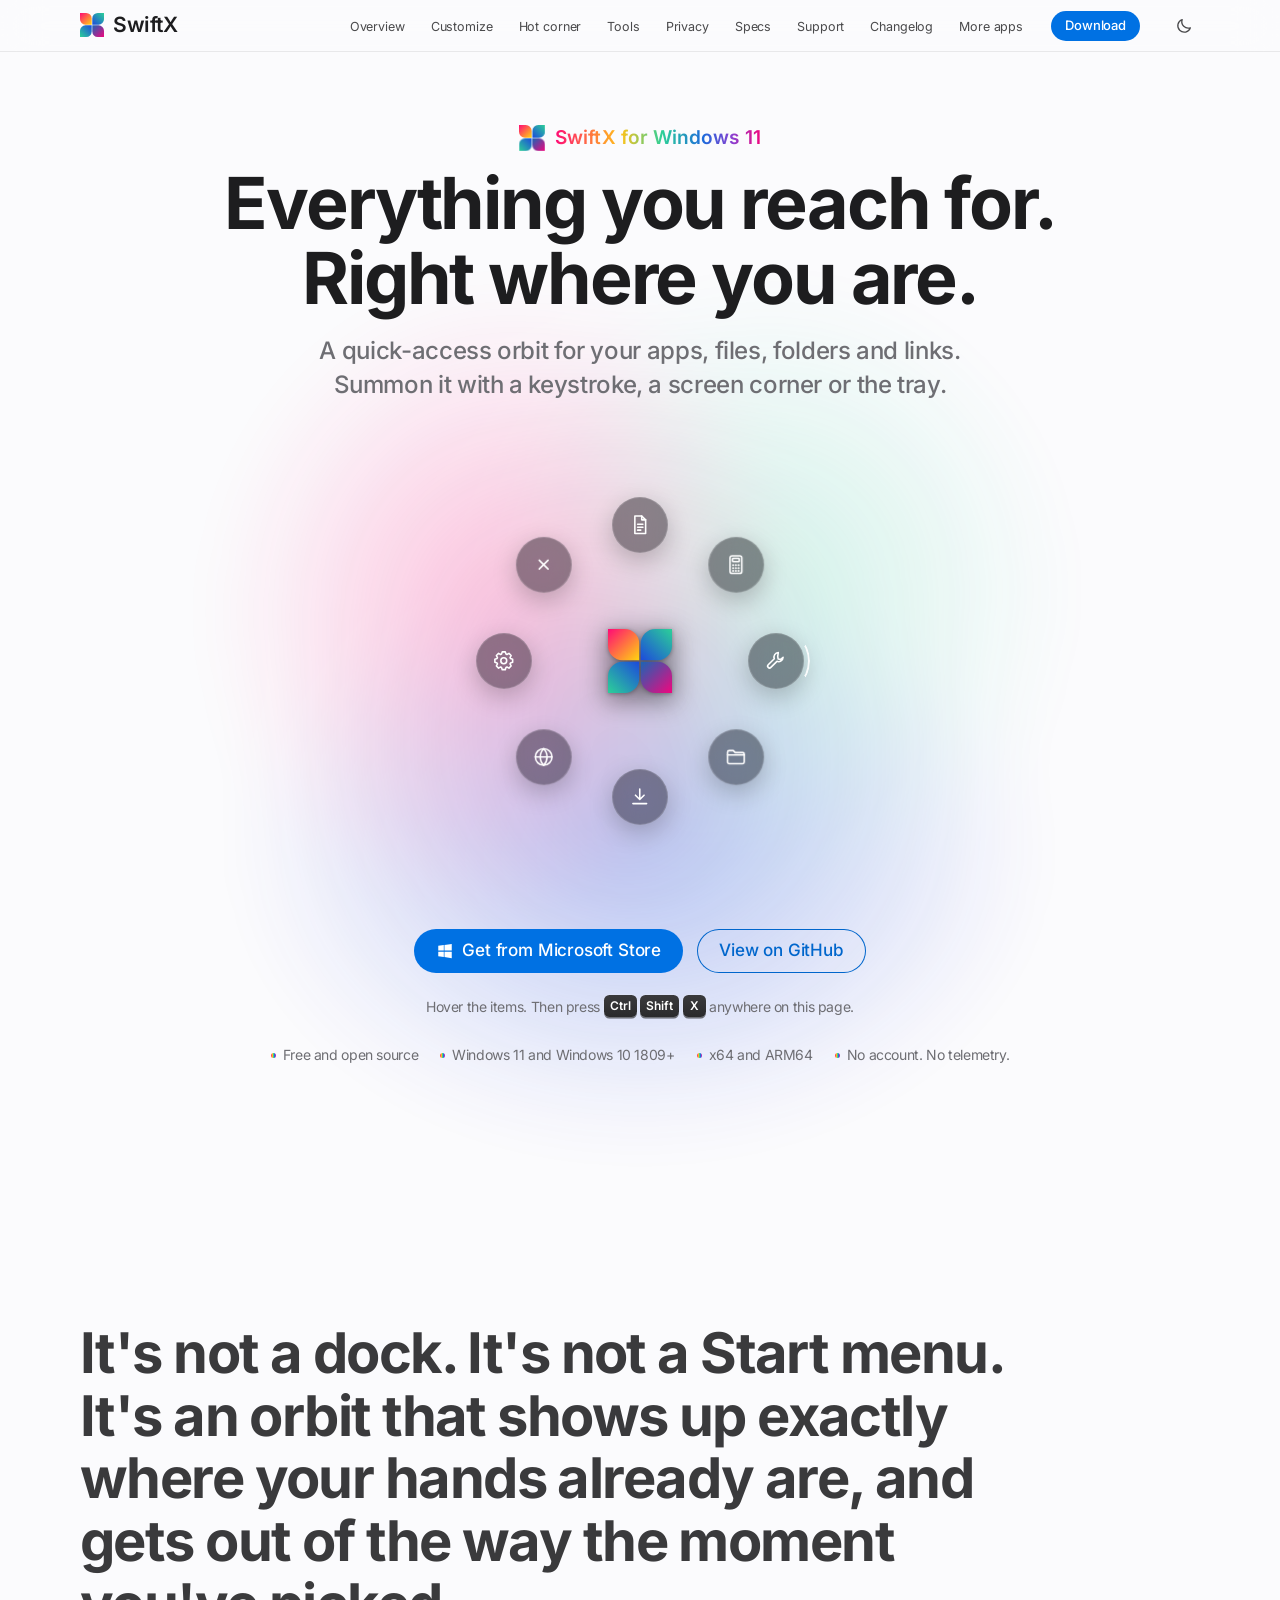
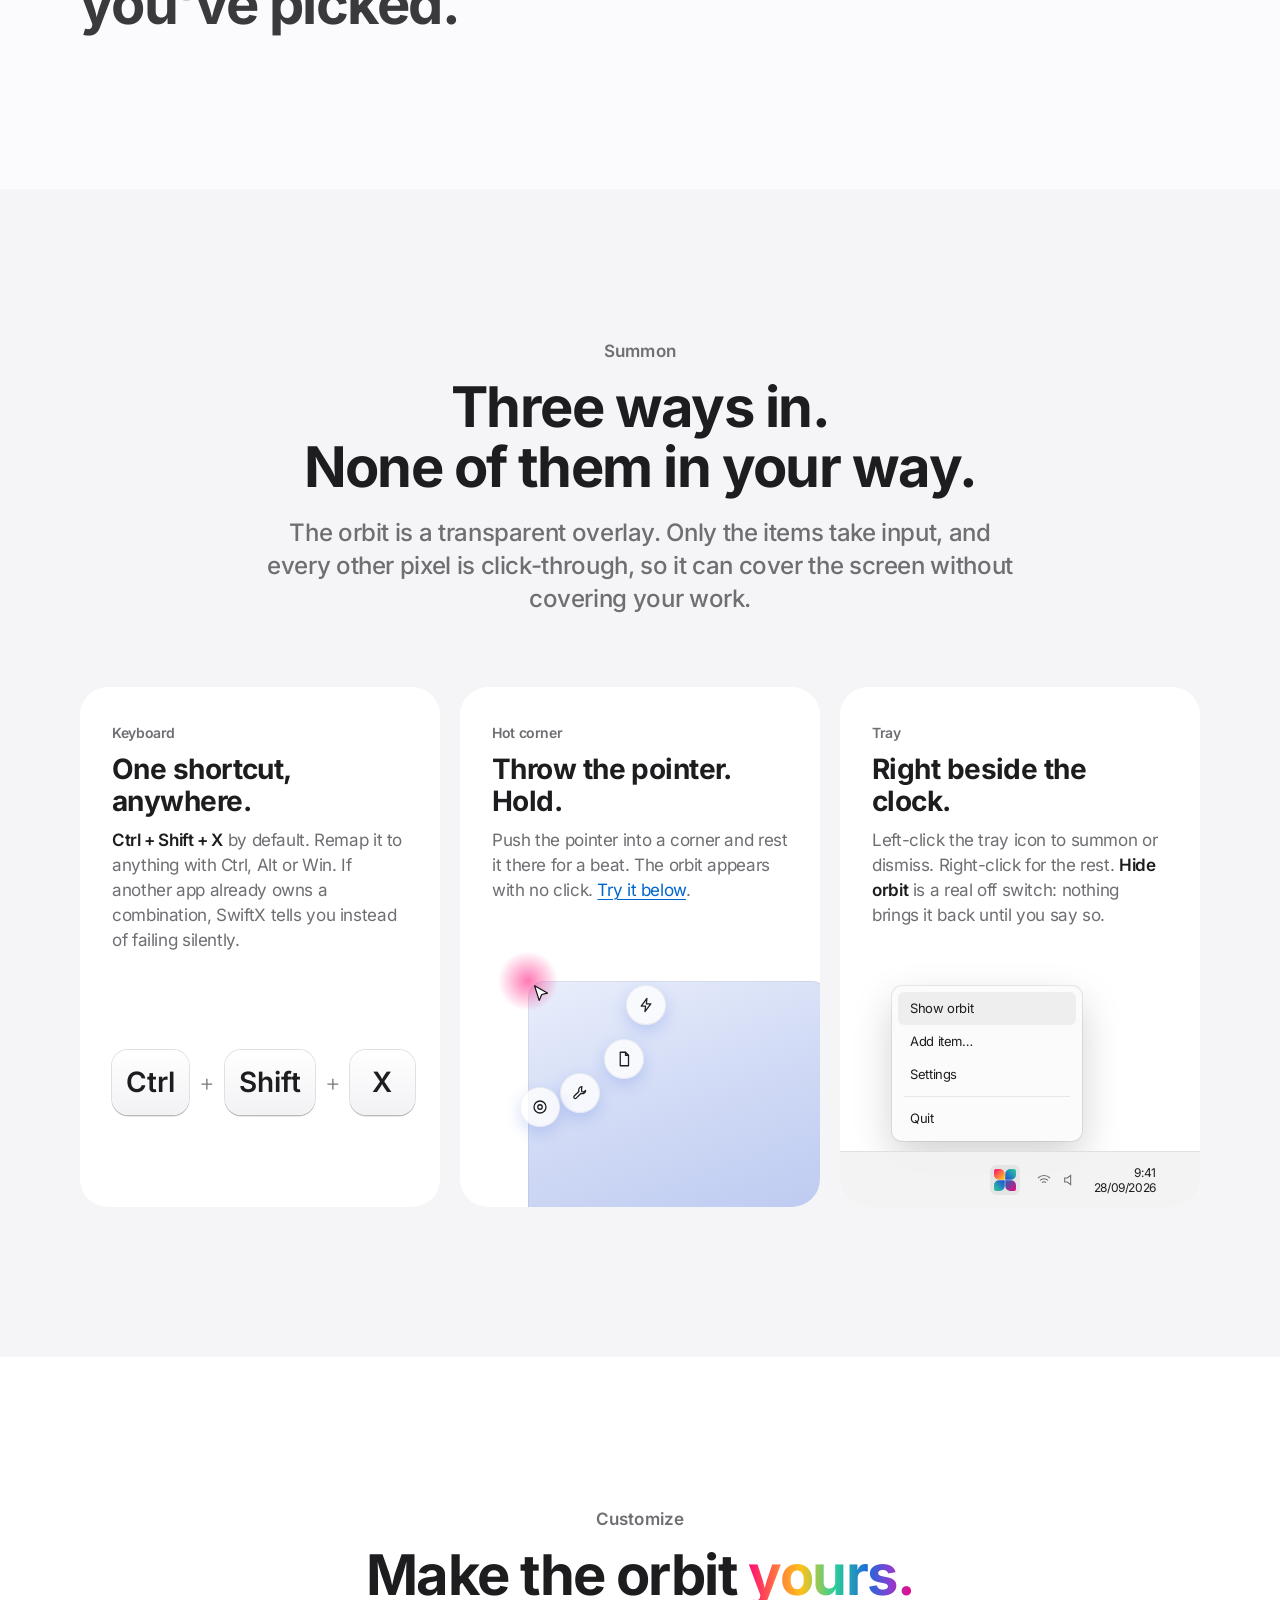
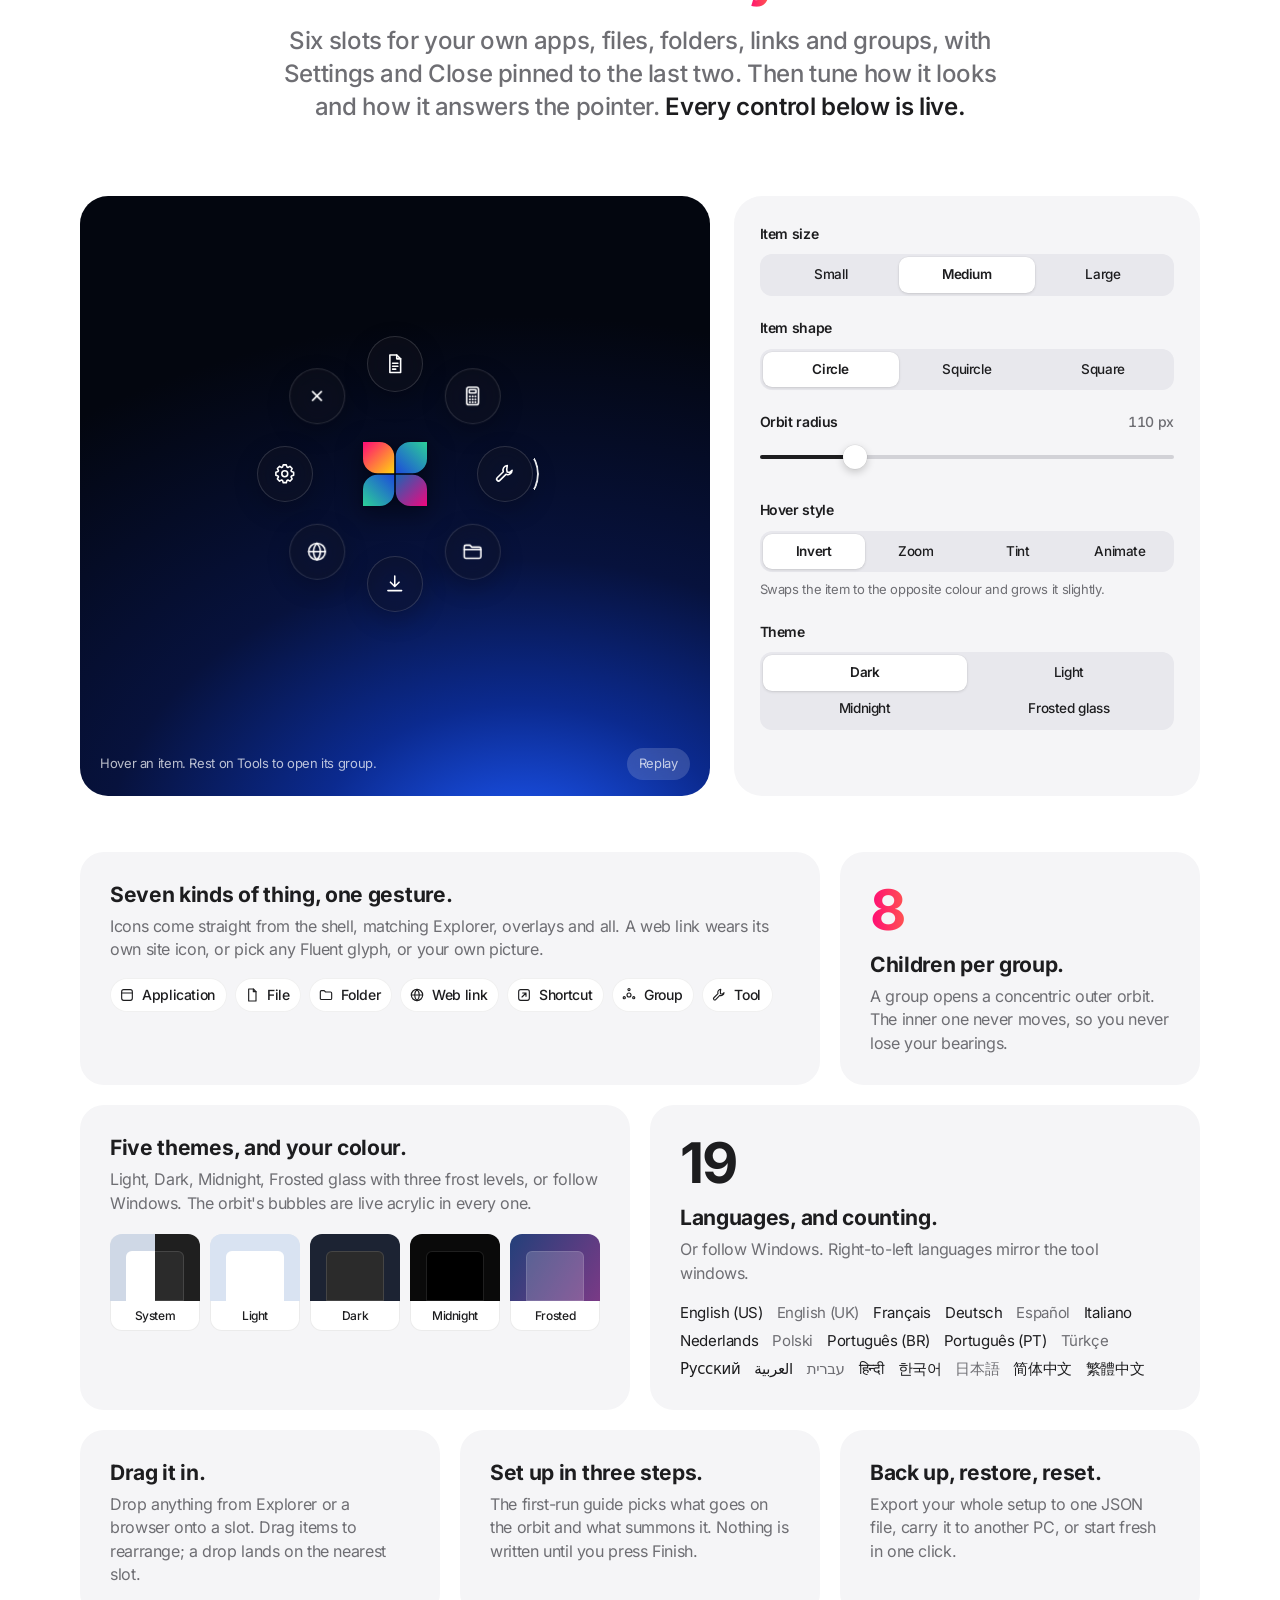
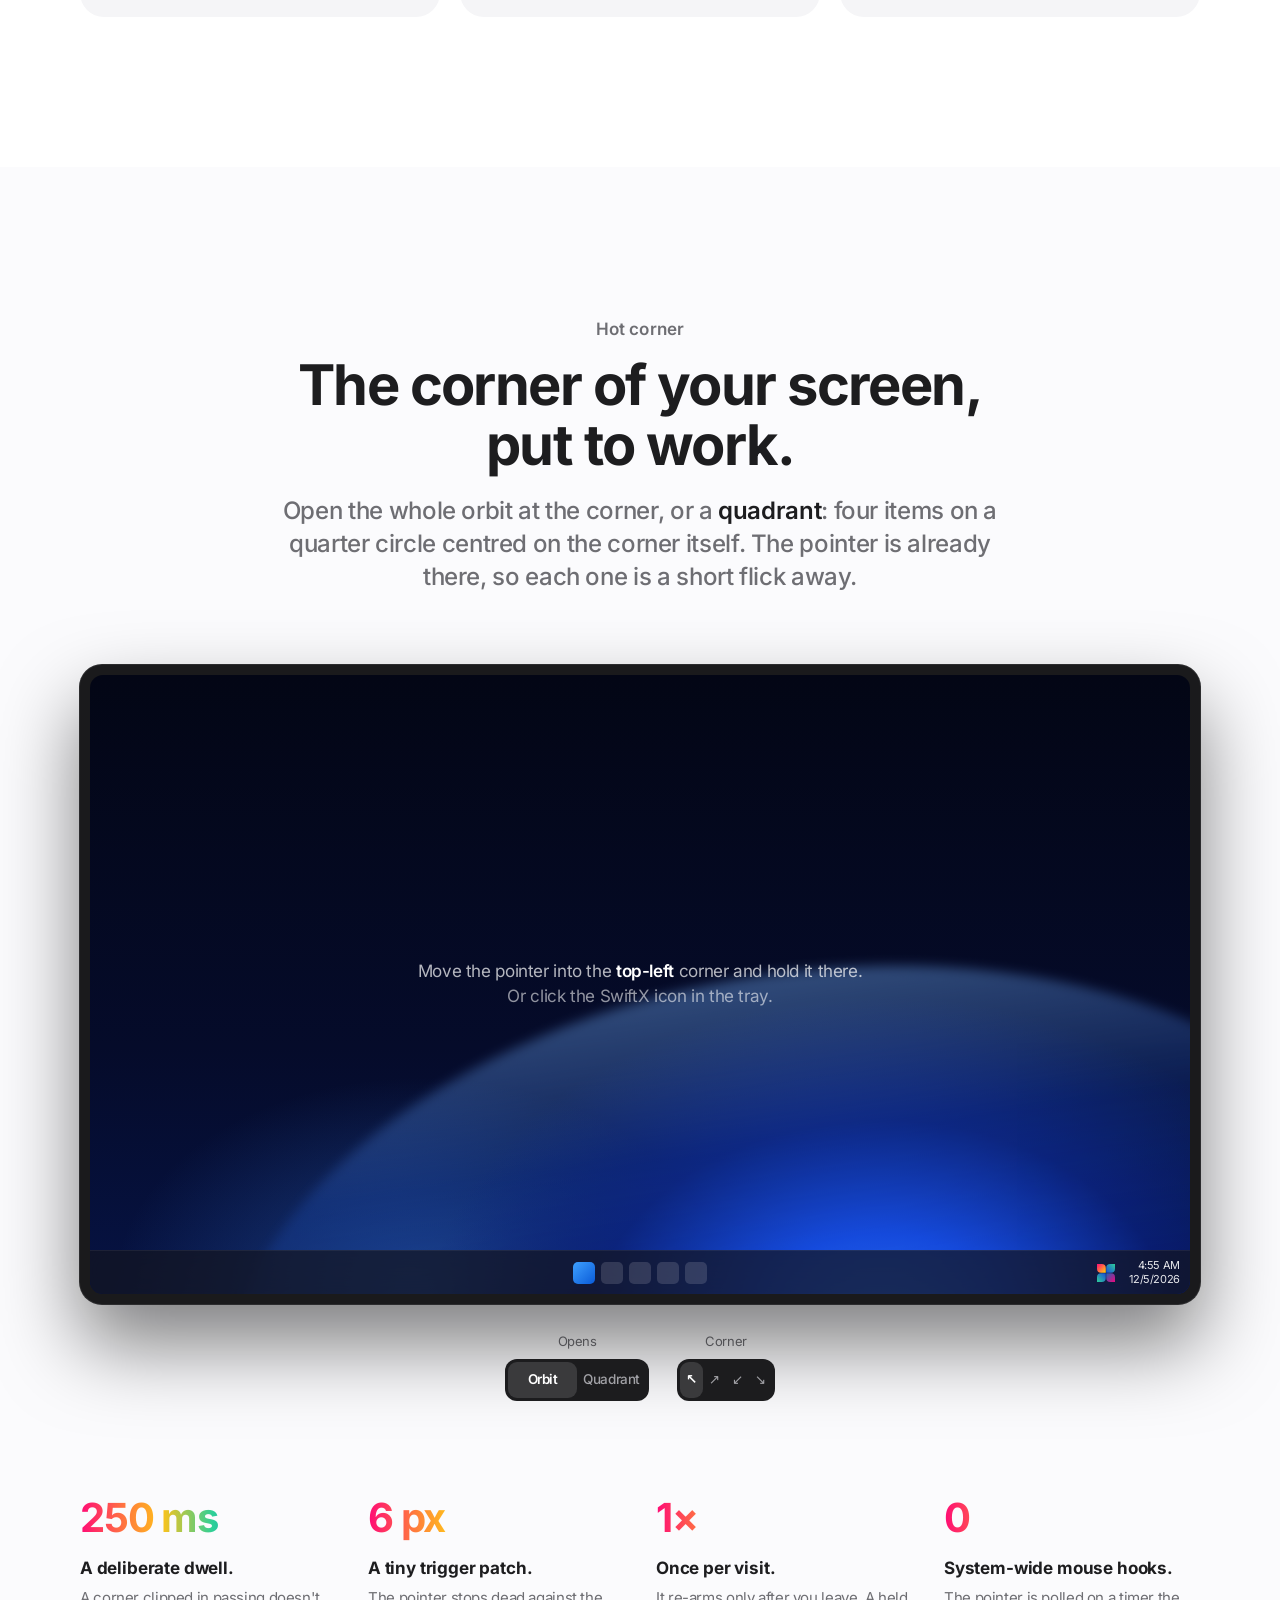
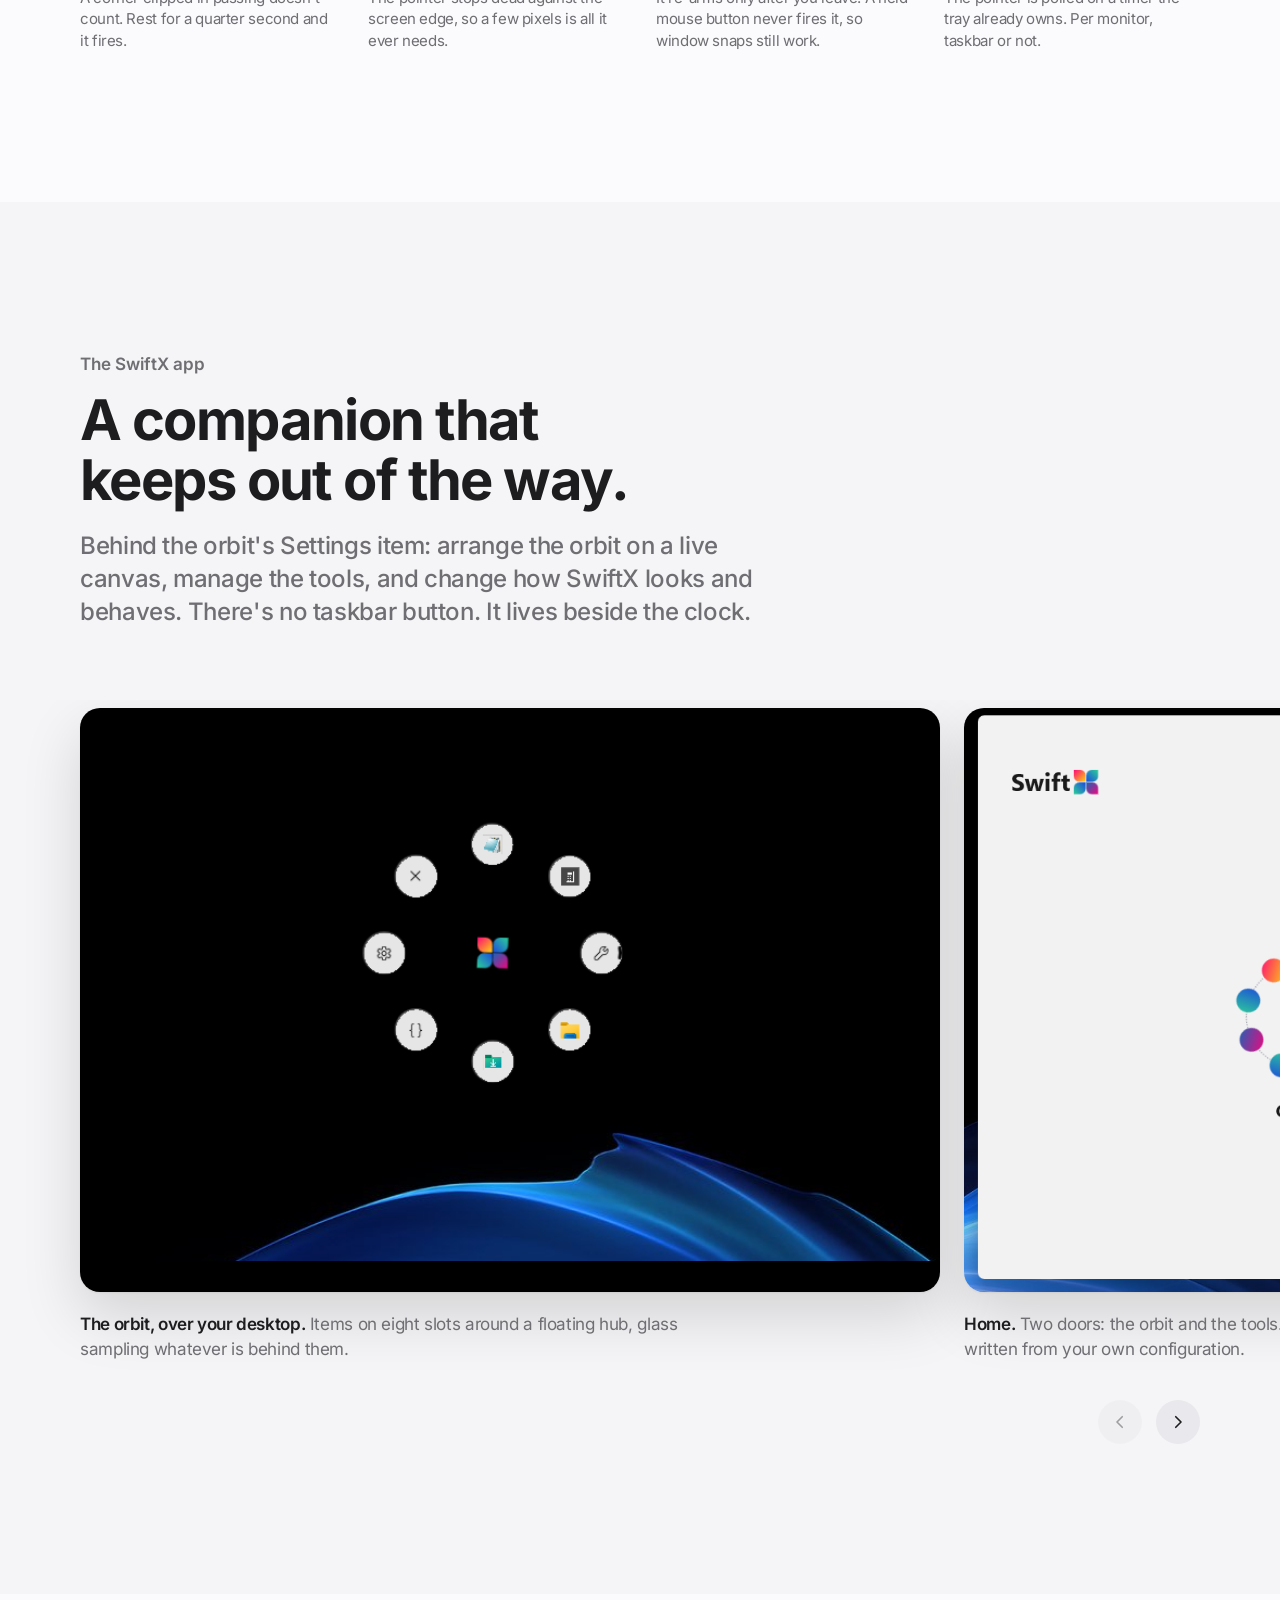
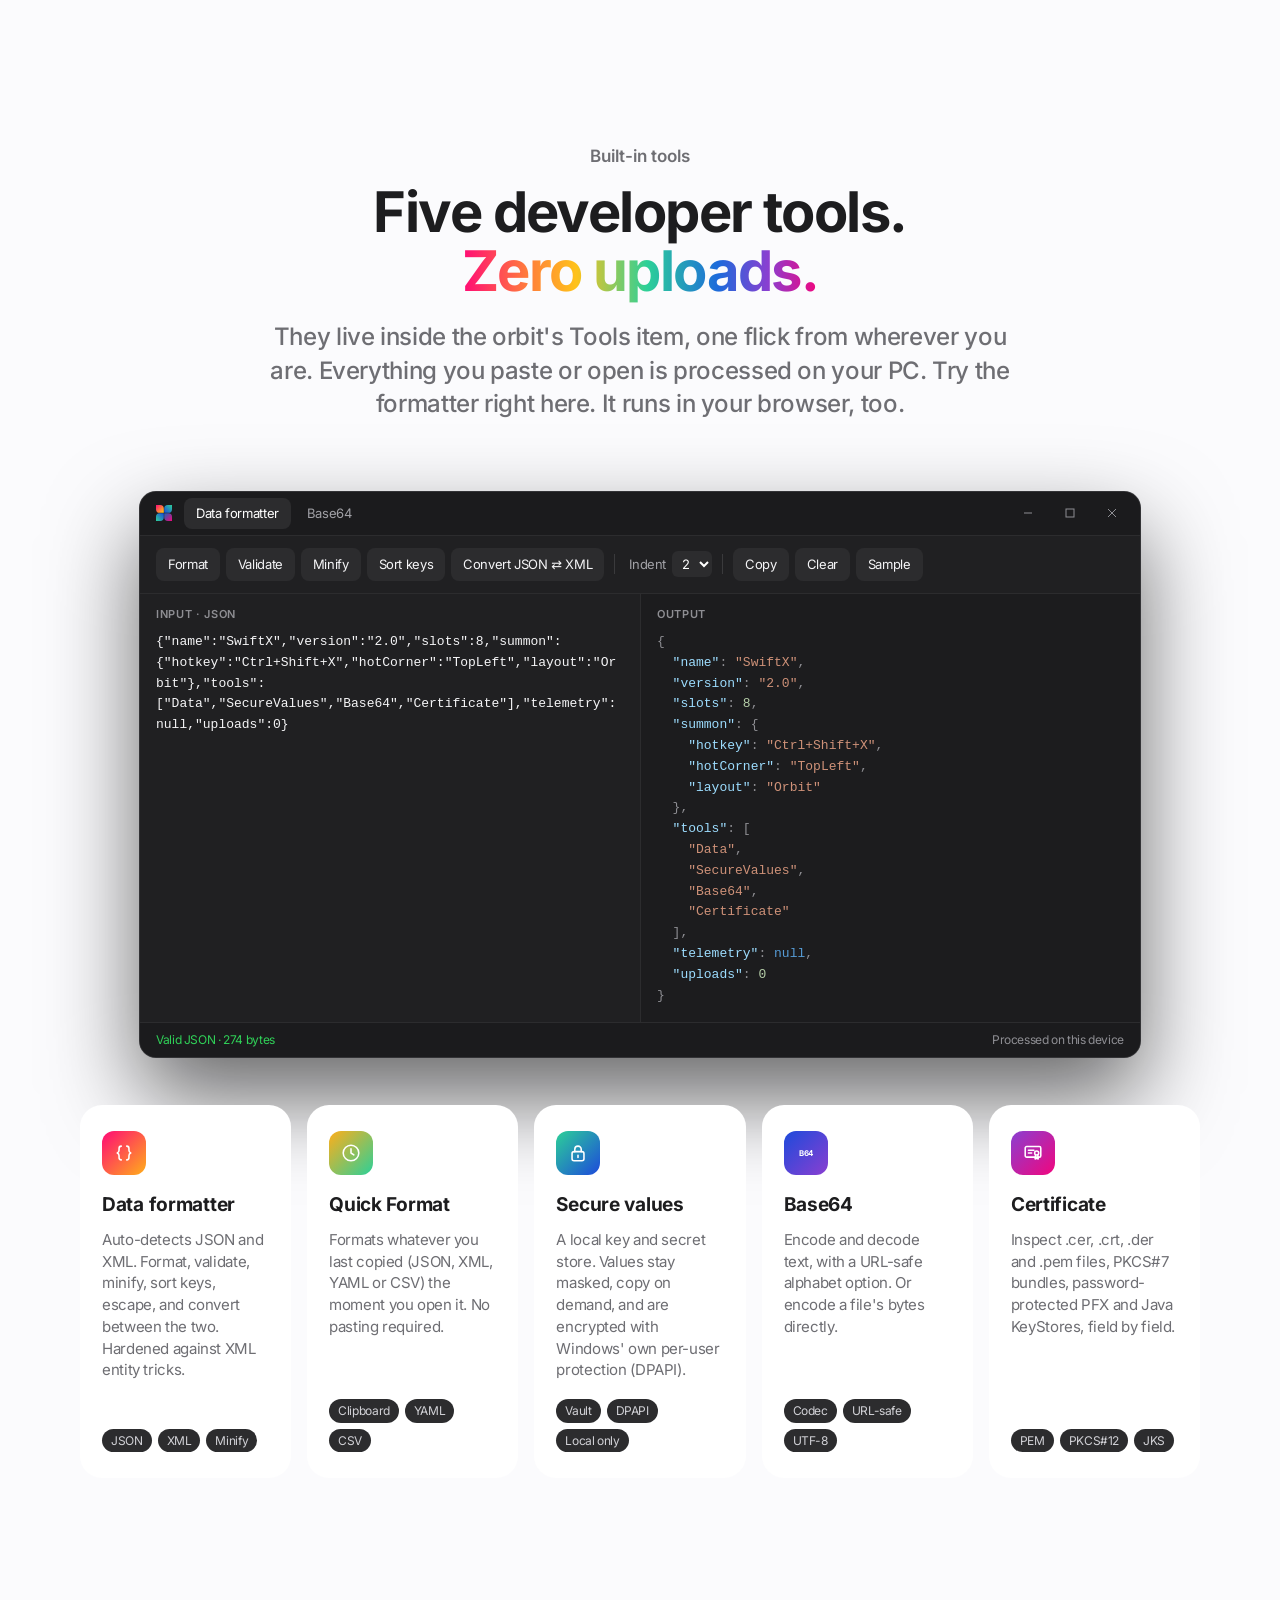
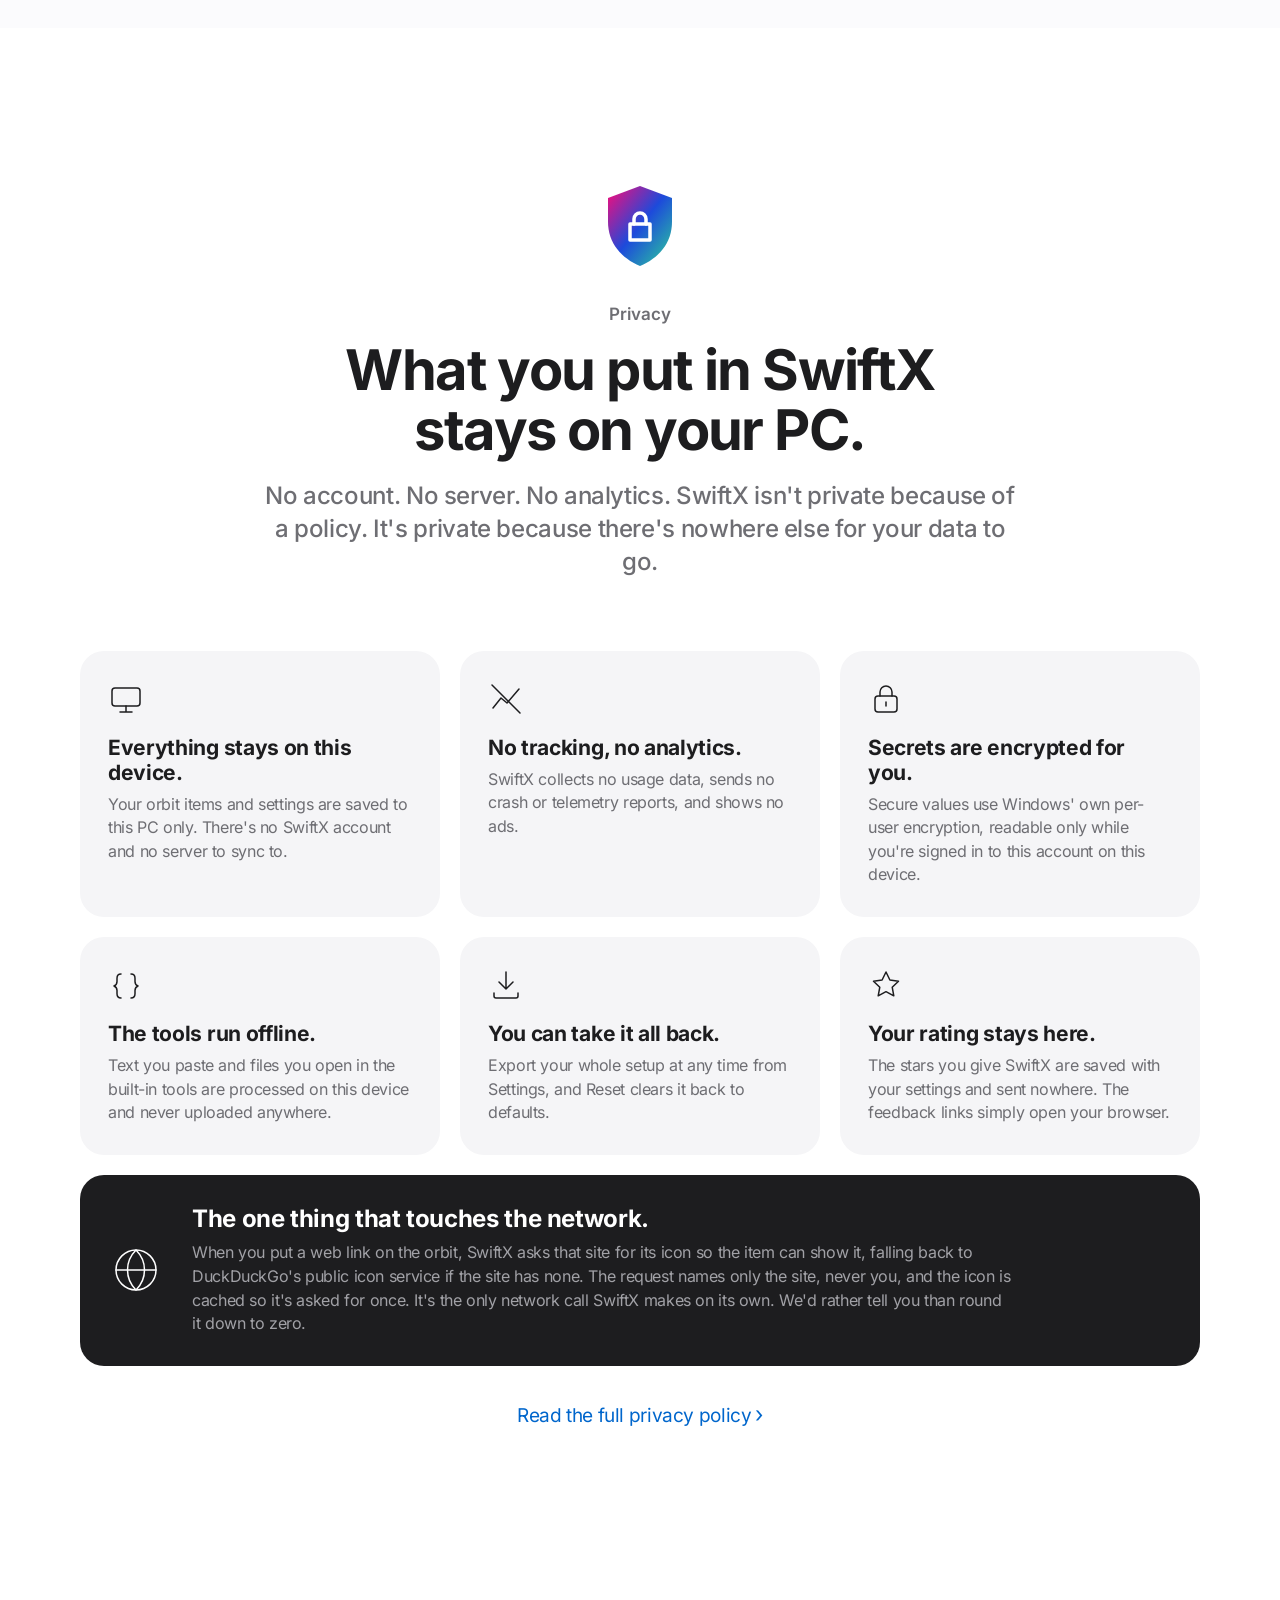
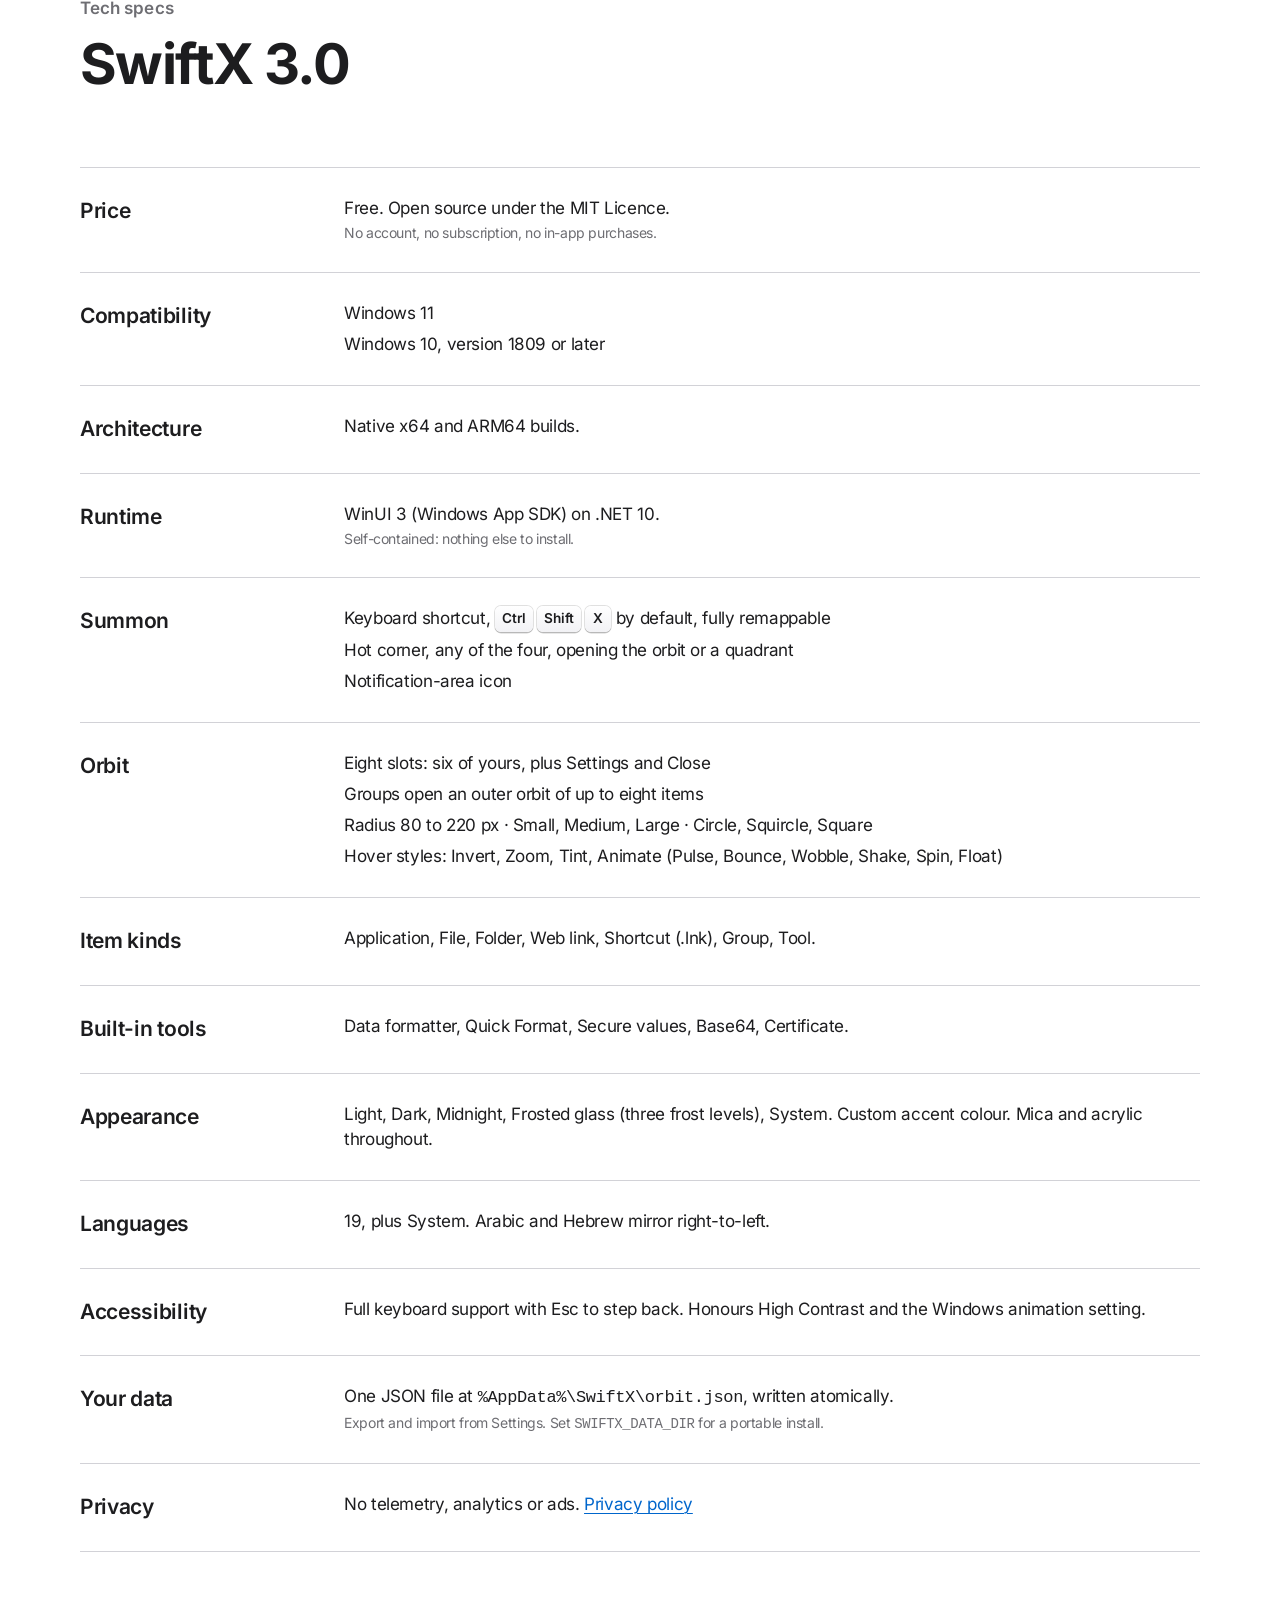
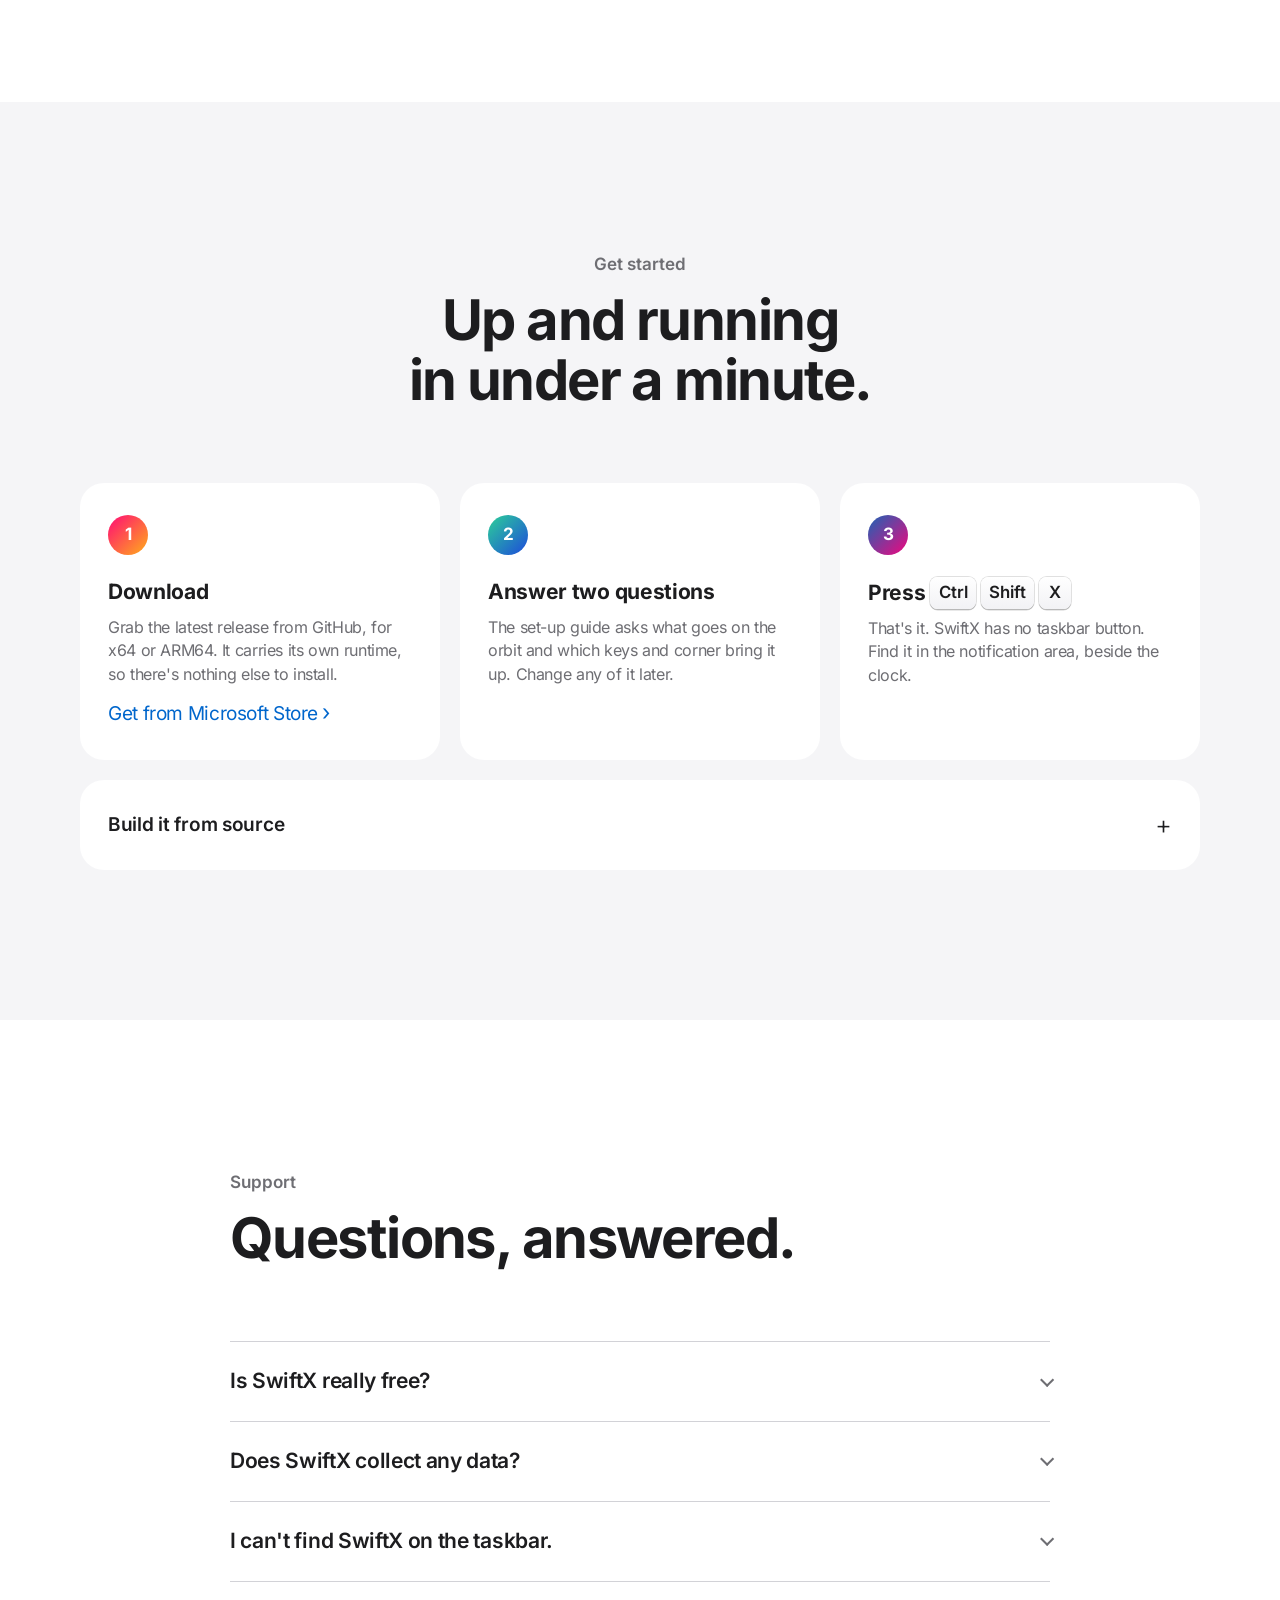
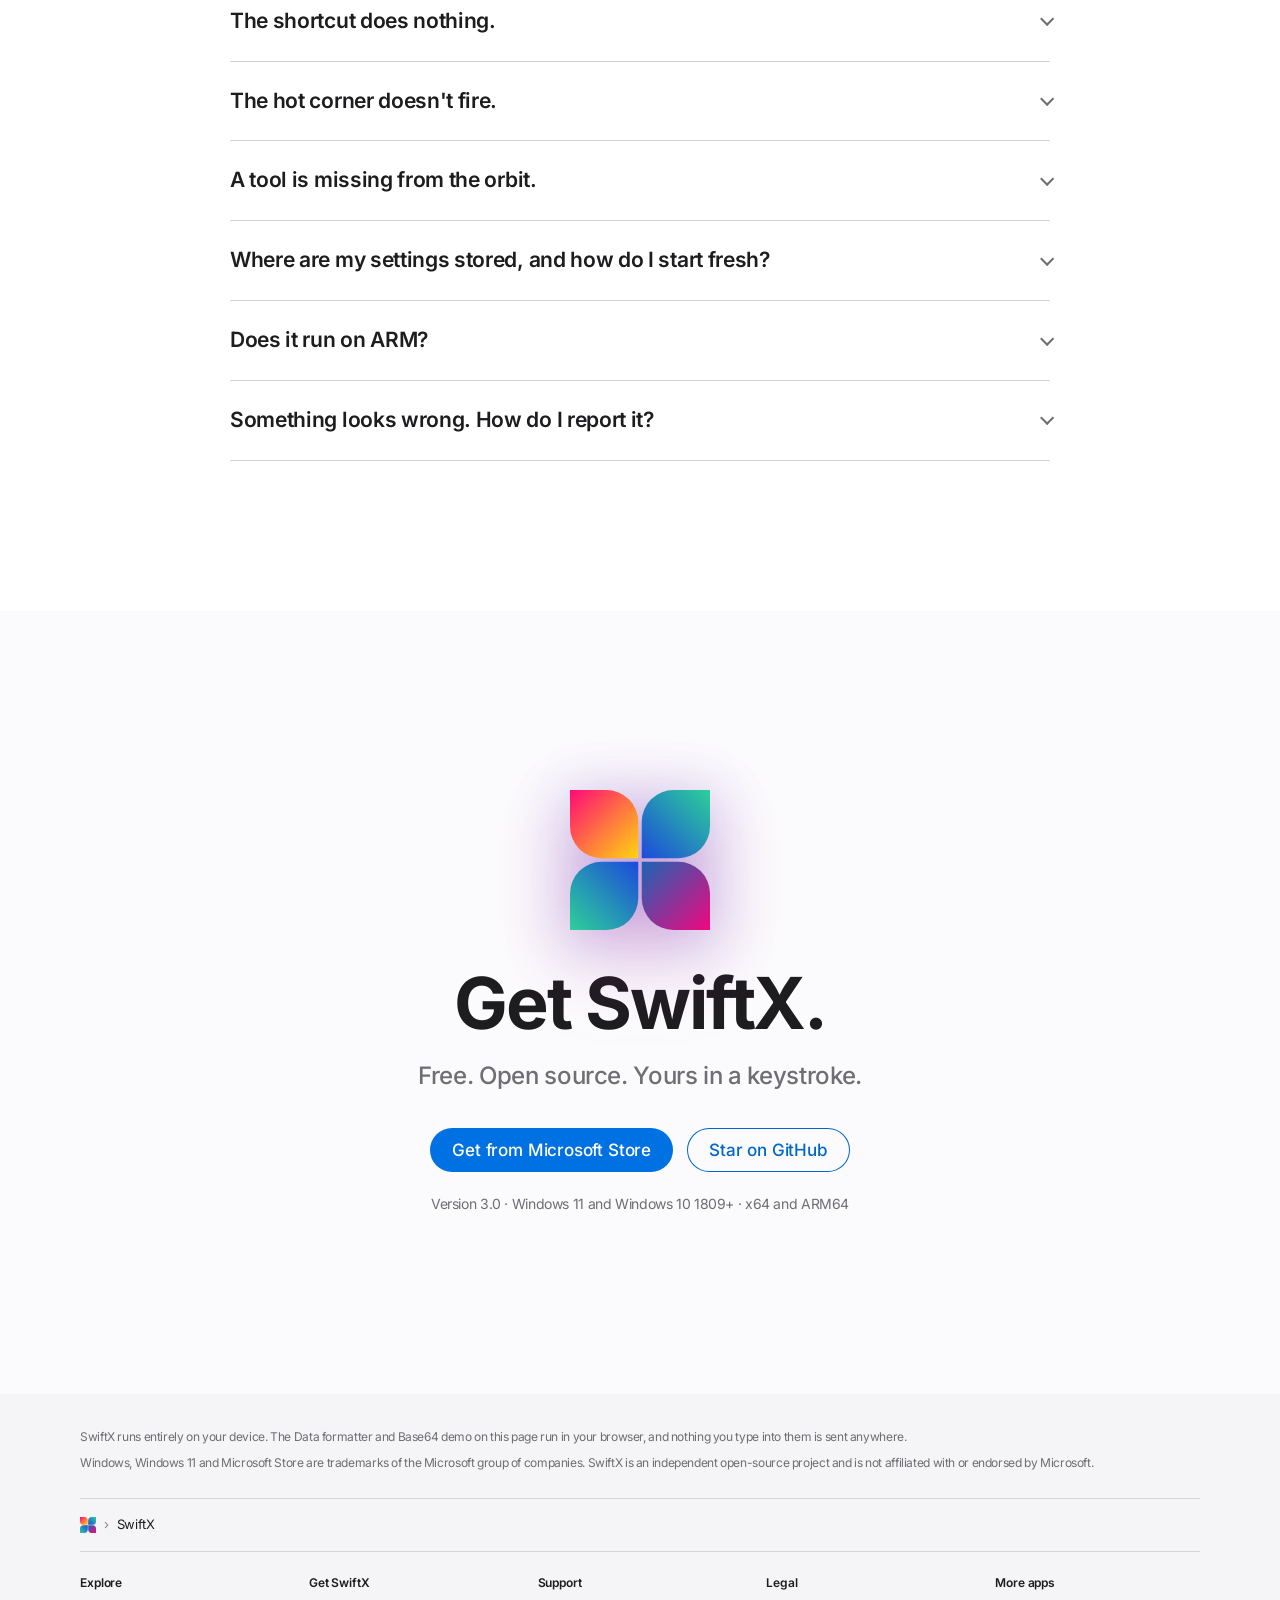
<file: website/index.html>
<!doctype html>
<html lang="en" class="no-js">
<head>
  <meta charset="utf-8">
  <meta name="viewport" content="width=device-width, initial-scale=1, viewport-fit=cover">
  <title>SwiftX — Radial App Launcher &amp; Quick-Access Orbit for Windows 11</title>
  <meta name="description" content="SwiftX is a floating radial app launcher for Windows 11. Summon an orbit of your apps, files, folders and links with a shortcut, a hot corner or the tray — plus built-in developer tools.">
  <meta name="theme-color" content="#000000">
  <meta name="color-scheme" content="light dark">
  <meta name="robots" content="index, follow, max-image-preview:large, max-snippet:-1">
  <link rel="canonical" href="https://swiftx-app.com/">

  <meta property="og:type" content="website">
  <meta property="og:site_name" content="SwiftX">
  <meta property="og:locale" content="en_US">
  <meta property="og:title" content="SwiftX — Everything you reach for. Right where you are.">
  <meta property="og:description" content="A quick-access radial app launcher for Windows 11. Launch apps, files, folders and links from one keystroke or a screen corner. Free, open source, private by design.">
  <meta property="og:url" content="https://swiftx-app.com/">
  <meta property="og:image" content="https://swiftx-app.com/assets/img/og.png">
  <meta property="og:image:width" content="1200">
  <meta property="og:image:height" content="630">
  <meta property="og:image:alt" content="The SwiftX orbit: eight glass items around the four-petal SwiftX mark.">
  <meta name="twitter:card" content="summary_large_image">
  <meta name="twitter:title" content="SwiftX — A quick-access orbit for Windows 11">
  <meta name="twitter:description" content="Summon your apps, files, folders and links with one keystroke or a screen corner. Free and open source.">
  <meta name="twitter:image" content="https://swiftx-app.com/assets/img/og.png">

  <link rel="icon" href="favicon.svg" type="image/svg+xml">
  <link rel="icon" href="assets/img/favicon-32.png" sizes="32x32" type="image/png">
  <link rel="apple-touch-icon" href="assets/img/apple-touch-icon.png">
  <link rel="manifest" href="site.webmanifest">

  <link rel="preload" href="assets/fonts/inter-latin-var.woff2" as="font" type="font/woff2" crossorigin>
  <link rel="stylesheet" href="assets/css/site.css">
  <link rel="stylesheet" href="assets/css/theme.css">
  <script src="assets/js/theme.js"></script>

  <script type="application/ld+json">
  {
    "@context": "https://schema.org",
    "@type": "SoftwareApplication",
    "name": "SwiftX",
    "description": "A floating radial app launcher for Windows 11. Summon an orbit of your apps, files, folders and links with a keyboard shortcut, hot corner or tray icon. Includes built-in developer tools. No account, no telemetry.",
    "applicationCategory": "UtilitiesApplication",
    "operatingSystem": "Windows 10 version 1809 or later, Windows 11",
    "processorRequirements": "x64, ARM64",
    "softwareVersion": "3.0.2",
    "license": "https://opensource.org/licenses/MIT",
    "offers": { "@type": "Offer", "price": "0", "priceCurrency": "USD" },
    "downloadUrl": "https://apps.microsoft.com/detail/9pk5wx5sswts",
    "url": "https://swiftx-app.com/",
    "image": "https://swiftx-app.com/assets/img/og.png",
    "screenshot": [
      "https://swiftx-app.com/assets/img/screens/orbit-desktop.png",
      "https://swiftx-app.com/assets/img/screens/orbit-settings.png",
      "https://swiftx-app.com/assets/img/screens/dev-tools.png"
    ],
    "releaseNotes": "https://swiftx-app.com/changelog",
    "isAccessibleForFree": true,
    "author": { "@type": "Person", "name": "framedparadox", "url": "https://github.com/framedparadox" },
    "sameAs": [
      "https://github.com/framedparadox/SwiftX",
      "https://apps.microsoft.com/detail/9pk5wx5sswts"
    ]
  }
  </script>
  <script type="application/ld+json">
{
  "@context": "https://schema.org",
  "@type": "WebSite",
  "name": "SwiftX",
  "alternateName": "SwiftX for Windows 11",
  "url": "https://swiftx-app.com/",
  "inLanguage": "en"
}
  </script>
  <script type="application/ld+json">
  {
    "@context": "https://schema.org",
    "@type": "FAQPage",
    "mainEntity": [
      {
        "@type": "Question",
        "name": "Is SwiftX really free?",
        "acceptedAnswer": { "@type": "Answer", "text": "Yes. SwiftX is open source under the MIT Licence. There's no paid tier, no account and no subscription, for personal or commercial use." }
      },
      {
        "@type": "Question",
        "name": "Does SwiftX collect any data?",
        "acceptedAnswer": { "@type": "Answer", "text": "No. There's no telemetry, no analytics and no crash reporting. Your configuration lives in one file on your PC. The only thing SwiftX ever asks the network for, on its own, is a website's icon when you add a web link to the orbit." }
      },
      {
        "@type": "Question",
        "name": "Why can't I find SwiftX on the taskbar?",
        "acceptedAnswer": { "@type": "Answer", "text": "That's by design. SwiftX lives in the notification area beside the clock. Left-click its icon to summon the orbit, right-click for Settings and Quit." }
      },
      {
        "@type": "Question",
        "name": "The keyboard shortcut does nothing. How do I fix it?",
        "acceptedAnswer": { "@type": "Answer", "text": "Another app already owns that combination, and Windows won't share it. Open Settings → General → Invoke: SwiftX says so there, and your previous shortcut stays live until you pick one that works. A shortcut must include Ctrl, Alt or Win." }
      },
      {
        "@type": "Question",
        "name": "The hot corner doesn't fire. What should I check?",
        "acceptedAnswer": { "@type": "Answer", "text": "Check the corner is switched on and selected on the Orbit screen. Hold the pointer in the corner for a moment — passing through doesn't count. Let go of the mouse button; a held button suppresses it on purpose." }
      },
      {
        "@type": "Question",
        "name": "Does SwiftX run on ARM?",
        "acceptedAnswer": { "@type": "Answer", "text": "Yes, natively. Every release is built for both x64 and ARM64." }
      },
      {
        "@type": "Question",
        "name": "Where are SwiftX settings stored?",
        "acceptedAnswer": { "@type": "Answer", "text": "In %AppData%\\SwiftX\\orbit.json. Export or import it from Settings → General → Backup & restore. To start over, use Reset, or quit SwiftX and delete the %AppData%\\SwiftX folder." }
      }
    ]
  }
  </script>
</head>
<body>
  <a class="skip" href="#main">Skip to content</a>

  <!-- ================================================================ NAV -->
  <nav class="nav" aria-label="SwiftX" data-open="false">
    <div class="wrap nav-inner">
      <a class="brand" href="#top" aria-label="SwiftX home">
        <img src="assets/img/mark.svg" alt="" width="24" height="24">SwiftX
      </a>
      <button class="nav-toggle" type="button" aria-label="Menu" aria-expanded="false" aria-controls="nav-links">
        <svg viewBox="0 0 18 18" fill="none" stroke="currentColor" stroke-width="1.6" stroke-linecap="round" stroke-linejoin="round"><path d="m4 7 5 5 5-5"/></svg>
      </button>
      <ul class="nav-links" id="nav-links">
        <li><a href="#summon">Overview</a></li>
        <li><a href="#customize">Customize</a></li>
        <li><a href="#corner">Hot corner</a></li>
        <li><a href="#tools">Tools</a></li>
        <li><a href="#privacy">Privacy</a></li>
        <li><a href="#specs">Specs</a></li>
        <li><a href="#faq">Support</a></li>
        <li><a href="/changelog">Changelog</a></li>
        <li><a href="/more">More apps</a></li>
      </ul>
      <a class="btn btn-primary btn-sm" href="https://apps.microsoft.com/detail/9pk5wx5sswts" aria-label="Download SwiftX from the Microsoft Store">Download</a>
    </div>
  </nav>

  <main id="main">

    <!-- ============================================================ HERO -->
    <header class="hero night" id="top" data-tone="dark">
      <div class="wrap">
        <p class="eyebrow"><span data-mark="anim" style="display:inline-flex;width:26px;height:26px"></span><span class="eyebrow-brand">SwiftX for Windows 11</span></p>
        <h1 class="headline">Everything you reach for.<br>Right where you are.</h1>
        <p class="lede">A quick-access orbit for your apps, files, folders and links. Summon it with a keystroke, a screen corner or the tray.</p>
      </div>

      <div class="hero-stage" id="hero-orbit" aria-describedby="hero-hint"></div>

      <div class="wrap">
        <div class="hero-ctas">
          <a class="btn btn-primary" href="https://apps.microsoft.com/detail/9pk5wx5sswts">
            <svg viewBox="0 0 24 24" fill="currentColor" aria-hidden="true"><path d="M3 5.1 10.4 4v7.2H3zm0 13.8 7.4 1.1v-7.1H3zm8.3 1.2L21 21.5v-8.6h-9.7zm0-16.2v7.3H21V2.5z"/></svg>
            Get from Microsoft Store
          </a>
          <a class="btn btn-ghost" href="https://github.com/framedparadox/SwiftX">View on GitHub</a>
        </div>
        <p class="hero-hint" id="hero-hint">
          <span class="only-keyboard">Hover the items. Then press <kbd>Ctrl</kbd> <kbd>Shift</kbd> <kbd>X</kbd> anywhere on this page.</span>
          <button class="btn btn-ghost btn-sm only-touch" type="button" data-summon>Summon the orbit</button>
        </p>
        <ul class="hero-meta">
          <li>Free and open source</li>
          <li>Windows 11 and Windows 10 1809+</li>
          <li>x64 and ARM64</li>
          <li>No account. No telemetry.</li>
        </ul>
      </div>
    </header>

    <!-- ======================================================= STATEMENT -->
    <section class="statement night" aria-label="What SwiftX is" data-tone="dark">
      <div class="wrap">
        <p data-lit>It's not a dock. It's not a Start menu. <span data-g>It's an orbit</span> that shows up exactly where your hands already are, and gets out of the way the moment you've picked.</p>
      </div>
    </section>

    <!-- ========================================================== SUMMON -->
    <section class="section paper-2" id="summon" data-tone="light">
      <div class="wrap">
        <div class="section-head center reveal">
          <p class="eyebrow">Summon</p>
          <h2 class="title">Three ways in.<br>None of them in your way.</h2>
          <p class="lede">The orbit is a transparent overlay. Only the items take input, and every other pixel is click-through, so it can cover the screen without covering your work.</p>
        </div>

        <div class="tiles">
          <article class="tile reveal">
            <span class="tile-kicker">Keyboard</span>
            <h3>One shortcut, anywhere.</h3>
            <p><strong>Ctrl + Shift + X</strong> by default. Remap it to anything with Ctrl, Alt or Win. If another app already owns a combination, SwiftX tells you instead of failing silently.</p>
            <div class="tile-art">
              <div class="keys" aria-label="Ctrl plus Shift plus X">
                <span class="key" data-key="Control">Ctrl</span><span class="plus">+</span>
                <span class="key" data-key="Shift">Shift</span><span class="plus">+</span>
                <span class="key" data-key="X">X</span>
              </div>
            </div>
          </article>

          <article class="tile reveal">
            <span class="tile-kicker">Hot corner</span>
            <h3>Throw the pointer. Hold.</h3>
            <p>Push the pointer into a corner and rest it there for a beat. The orbit appears with no click. <a href="#corner">Try it below</a>.</p>
            <div class="tile-art" aria-hidden="true">
              <div class="corner-art">
                <div class="screen-mini"></div>
                <div class="glow"></div>
                <div class="quad">
                  <span style="left:118px;top:24px;--k:0"><svg viewBox="0 0 24 24"><path d="M13.2 3.2 5.6 13.4h5.8l-.8 7.4 7.8-10.3h-5.9z"/></svg></span>
                  <span style="left:96px;top:78px;--k:1"><svg viewBox="0 0 24 24"><path d="M7 3h7l4 4v14H7z"/><path d="M14 3v4h4"/></svg></span>
                  <span style="left:52px;top:112px;--k:2"><svg viewBox="0 0 24 24"><path d="M14.6 3.6a4.6 4.6 0 0 0-4.1 6.3L4.3 16.1a1.9 1.9 0 0 0 2.7 2.7l6.2-6.2a4.6 4.6 0 0 0 6.3-4.1L17 10.6l-2.6-.4-.4-2.6z"/></svg></span>
                  <span style="left:12px;top:126px;--k:3"><svg viewBox="0 0 24 24"><circle cx="12" cy="12" r="3"/><circle cx="12" cy="12" r="8"/></svg></span>
                </div>
                <svg class="cursor" viewBox="0 0 24 24"><path d="M5 3l14 8-6.2 1.5L10 19z" fill="#fff" stroke="#111" stroke-width="1.3" stroke-linejoin="round"/></svg>
              </div>
            </div>
          </article>

          <article class="tile reveal">
            <span class="tile-kicker">Tray</span>
            <h3>Right beside the clock.</h3>
            <p>Left-click the tray icon to summon or dismiss. Right-click for the rest. <strong>Hide orbit</strong> is a real off switch: nothing brings it back until you say so.</p>
            <div class="tile-art" aria-hidden="true">
              <div class="tray-art">
                <div class="menu">
                  <div>Show orbit</div><div>Add item…</div><div>Settings</div><hr><div>Quit</div>
                </div>
                <div class="bar">
                  <img class="tray-logo" src="assets/img/mark.svg" alt="">
                  <span class="sys"><svg viewBox="0 0 24 24"><path d="M3 9a13 13 0 0 1 18 0M6 12.5a8.5 8.5 0 0 1 12 0M9 16a4 4 0 0 1 6 0"/></svg><svg viewBox="0 0 24 24"><path d="M4 9h4l5-4v14l-5-4H4z"/></svg></span>
                  <span class="clock">9:41<br>28/09/2026</span>
                </div>
              </div>
            </div>
          </article>
        </div>
      </div>
    </section>

    <!-- ======================================================= CUSTOMIZE -->
    <section class="section" id="customize" data-tone="light">
      <div class="wrap">
        <div class="section-head center reveal">
          <p class="eyebrow">Customize</p>
          <h2 class="title">Make the orbit <span class="grad">yours.</span></h2>
          <p class="lede">Six slots for your own apps, files, folders, links and groups, with Settings and Close pinned to the last two. Then tune how it looks and how it answers the pointer. <strong>Every control below is live.</strong></p>
        </div>

        <div class="config reveal">
          <div class="config-stage" id="config-stage" data-wall="dark">
            <div id="config-orbit" style="position:absolute;inset:0 0 44px"></div>
            <div class="stage-note">
              <span>Hover an item. Rest on Tools to open its group.</span>
              <button type="button" id="replay">Replay</button>
            </div>
          </div>

          <div class="panel" aria-label="Orbit settings">
            <div>
              <div class="field-label" id="lbl-size">Item size</div>
              <div class="seg" data-control="size" role="group" aria-labelledby="lbl-size">
                <button type="button" data-value="small" aria-pressed="false">Small</button>
                <button type="button" data-value="medium" aria-pressed="true">Medium</button>
                <button type="button" data-value="large" aria-pressed="false">Large</button>
              </div>
            </div>
            <div>
              <div class="field-label" id="lbl-shape">Item shape</div>
              <div class="seg" data-control="shape" role="group" aria-labelledby="lbl-shape">
                <button type="button" data-value="circle" aria-pressed="true">Circle</button>
                <button type="button" data-value="squircle" aria-pressed="false">Squircle</button>
                <button type="button" data-value="square" aria-pressed="false">Square</button>
              </div>
            </div>
            <div>
              <label class="field-label" for="radius">Orbit radius <output id="radius-out" for="radius">110 px</output></label>
              <input type="range" id="radius" min="80" max="220" step="2" value="110">
            </div>
            <div>
              <div class="field-label" id="lbl-hover">Hover style</div>
              <div class="seg seg-wrap" data-control="hover" role="group" aria-labelledby="lbl-hover" style="grid-template-columns:repeat(4,1fr);grid-auto-flow:column">
                <button type="button" data-value="invert" aria-pressed="true">Invert</button>
                <button type="button" data-value="zoom" aria-pressed="false">Zoom</button>
                <button type="button" data-value="tint" aria-pressed="false">Tint</button>
                <button type="button" data-value="animate" aria-pressed="false">Animate</button>
              </div>
              <div data-sub="zoom" hidden>
                <div class="chips" data-control="zoom" role="group" aria-label="Zoom direction">
                  <button type="button" data-value="in" aria-pressed="true">In</button>
                  <button type="button" data-value="out" aria-pressed="false">Out</button>
                </div>
              </div>
              <div data-sub="tint" hidden>
                <div class="swatches" data-control="tint" role="group" aria-label="Tint colour">
                  <button type="button" data-value="#111111" style="--c:#111111" aria-pressed="true" aria-label="Black"></button>
                  <button type="button" data-value="#8a67ff" style="--c:#8a67ff" aria-pressed="false" aria-label="Violet"></button>
                  <button type="button" data-value="#2cd098" style="--c:#2cd098" aria-pressed="false" aria-label="Teal"></button>
                  <button type="button" data-value="#ff0a76" style="--c:#ff0a76" aria-pressed="false" aria-label="Pink"></button>
                  <button type="button" data-value="#ffd510" style="--c:#ffd510" aria-pressed="false" aria-label="Amber"></button>
                  <button type="button" data-value="#1d4adb" style="--c:#1d4adb" aria-pressed="false" aria-label="Cobalt"></button>
                  <button type="button" data-value="#ffffff" style="--c:#ffffff" aria-pressed="false" aria-label="White"></button>
                </div>
              </div>
              <div data-sub="animate" hidden>
                <div class="chips" data-control="motion" role="group" aria-label="Motion">
                  <button type="button" data-value="pulse" aria-pressed="true">Pulse</button>
                  <button type="button" data-value="bounce" aria-pressed="false">Bounce</button>
                  <button type="button" data-value="wobble" aria-pressed="false">Wobble</button>
                  <button type="button" data-value="shake" aria-pressed="false">Shake</button>
                  <button type="button" data-value="spin" aria-pressed="false">Spin</button>
                  <button type="button" data-value="float" aria-pressed="false">Float</button>
                </div>
              </div>
              <p class="field-hint" id="hover-hint" aria-live="polite">Swaps the item to the opposite colour and grows it slightly.</p>
            </div>
            <div>
              <div class="field-label" id="lbl-theme">Theme</div>
              <div class="seg seg-wrap" data-control="theme" role="group" aria-labelledby="lbl-theme">
                <button type="button" data-value="dark" aria-pressed="true">Dark</button>
                <button type="button" data-value="light" aria-pressed="false">Light</button>
                <button type="button" data-value="midnight" aria-pressed="false">Midnight</button>
                <button type="button" data-value="frosted" aria-pressed="false">Frosted glass</button>
              </div>
            </div>
          </div>
        </div>

        <div class="bento">
          <div class="span-4 reveal">
            <h3>Seven kinds of thing, one gesture.</h3>
            <p>Icons come straight from the shell, matching Explorer, overlays and all. A web link wears its own site icon, or pick any Fluent glyph, or your own picture.</p>
            <div class="kinds">
              <span><svg viewBox="0 0 24 24"><rect x="4" y="4" width="16" height="16" rx="3"/><path d="M4 9h16"/></svg>Application</span>
              <span><svg viewBox="0 0 24 24"><path d="M7 3h7l4 4v14H7z"/><path d="M14 3v4h4"/></svg>File</span>
              <span><svg viewBox="0 0 24 24"><path d="M3.5 7.2c0-1 .8-1.7 1.7-1.7h4.1l2 2h7.5c1 0 1.7.8 1.7 1.7v7.9c0 1-.8 1.7-1.7 1.7H5.2c-1 0-1.7-.8-1.7-1.7z"/></svg>Folder</span>
              <span><svg viewBox="0 0 24 24"><circle cx="12" cy="12" r="8.5"/><path d="M3.5 12h17M12 3.5c2.4 2.5 3.5 5.3 3.5 8.5s-1.1 6-3.5 8.5c-2.4-2.5-3.5-5.3-3.5-8.5s1.1-6 3.5-8.5z"/></svg>Web link</span>
              <span><svg viewBox="0 0 24 24"><rect x="4" y="4" width="16" height="16" rx="3"/><path d="M9 15l6-6M10 9h5v5"/></svg>Shortcut</span>
              <span><svg viewBox="0 0 24 24"><circle cx="12" cy="12" r="3"/><circle cx="12" cy="3.8" r="1.6"/><circle cx="19.1" cy="16.1" r="1.6"/><circle cx="4.9" cy="16.1" r="1.6"/></svg>Group</span>
              <span><svg viewBox="0 0 24 24"><path d="M14.6 3.6a4.6 4.6 0 0 0-4.1 6.3L4.3 16.1a1.9 1.9 0 0 0 2.7 2.7l6.2-6.2a4.6 4.6 0 0 0 6.3-4.1L17 10.6l-2.6-.4-.4-2.6z"/></svg>Tool</span>
            </div>
          </div>
          <div class="span-2 reveal">
            <span class="big grad">8</span>
            <h3>Children per group.</h3>
            <p>A group opens a concentric outer orbit. The inner one never moves, so you never lose your bearings.</p>
          </div>
          <div class="span-3 reveal">
            <h3>Five themes, and your colour.</h3>
            <p>Light, Dark, Midnight, Frosted glass with three frost levels, or follow Windows. The orbit's bubbles are live acrylic in every one.</p>
            <div class="theme-row" aria-hidden="true">
              <div class="theme-card"><i style="--t:linear-gradient(90deg,#cfd8e6 50%,#1f1f1f 50%);--c:linear-gradient(90deg,#fff 50%,#2b2b2b 50%)"></i><span>System</span></div>
              <div class="theme-card"><i style="--t:#d9e3f2;--c:#fff"></i><span>Light</span></div>
              <div class="theme-card"><i style="--t:#1c2333;--c:#2b2b2b"></i><span>Dark</span></div>
              <div class="theme-card"><i style="--t:#0a0a0a;--c:#000"></i><span>Midnight</span></div>
              <div class="theme-card"><i style="--t:linear-gradient(120deg,#23407a,#7a3a86);--c:rgba(255,255,255,.18)"></i><span>Frosted</span></div>
            </div>
          </div>
          <div class="span-3 reveal">
            <span class="big">19</span>
            <h3>Languages, and counting.</h3>
            <p>Or follow Windows. Right-to-left languages mirror the tool windows.</p>
            <div class="langs" aria-label="Supported languages">
              <span>English (US)</span><span>English (UK)</span><span>Français</span><span>Deutsch</span><span>Español</span><span>Italiano</span><span>Nederlands</span><span>Polski</span><span>Português (BR)</span><span>Português (PT)</span><span>Türkçe</span><span>Русский</span><span>العربية</span><span>עברית</span><span>हिन्दी</span><span>한국어</span><span>日本語</span><span>简体中文</span><span>繁體中文</span>
            </div>
          </div>
          <div class="span-2 reveal">
            <h3>Drag it in.</h3>
            <p>Drop anything from Explorer or a browser onto a slot. Drag items to rearrange; a drop lands on the nearest slot.</p>
          </div>
          <div class="span-2 reveal">
            <h3>Set up in three steps.</h3>
            <p>The first-run guide picks what goes on the orbit and what summons it. Nothing is written until you press Finish.</p>
          </div>
          <div class="span-2 reveal">
            <h3>Back up, restore, reset.</h3>
            <p>Export your whole setup to one JSON file, carry it to another PC, or start fresh in one click.</p>
          </div>
        </div>
      </div>
    </section>

    <!-- ====================================================== HOT CORNER -->
    <section class="section night" id="corner" data-tone="dark">
      <div class="wrap">
        <div class="section-head center reveal">
          <p class="eyebrow">Hot corner</p>
          <h2 class="title">The corner of your screen,<br>put to work.</h2>
          <p class="lede">Open the whole orbit at the corner, or a <strong>quadrant</strong>: four items on a quarter circle centred on the corner itself. The pointer is already there, so each one is a short flick away.</p>
        </div>

        <div class="corner-demo reveal">
          <div class="monitor">
            <div class="screen" id="screen">
              <div class="screen-hint">
                <p><span class="only-keyboard">Move the pointer into the <b id="screen-hint-corner">top-left</b> corner and hold it there.</span><span class="only-touch">Tap the highlighted corner.</span><br><span style="opacity:.8">Or click the SwiftX icon in the tray.</span></p>
              </div>
              <div id="screen-orbit" style="position:absolute;inset:0"></div>
              <span class="hot-zone" data-corner="tl" aria-hidden="true"></span>
              <span class="hot-zone" data-corner="tr" aria-hidden="true"></span>
              <span class="hot-zone" data-corner="bl" aria-hidden="true"></span>
              <span class="hot-zone" data-corner="br" aria-hidden="true"></span>
              <div class="taskbar" aria-hidden="false">
                <span class="tb start"></span><span class="tb"></span><span class="tb"></span><span class="tb"></span><span class="tb"></span>
                <div class="tray">
                  <button type="button" id="tray-btn" aria-label="SwiftX tray icon: summon the orbit"><img src="assets/img/mark.svg" alt=""></button>
                  <span class="clock" id="screen-clock"></span>
                </div>
              </div>
            </div>
          </div>

          <div class="corner-controls">
            <div>
              <label id="lbl-opens">Opens</label>
              <div class="seg" data-corner-control="layout" role="group" aria-labelledby="lbl-opens">
                <button type="button" data-value="orbit" aria-pressed="true">Orbit</button>
                <button type="button" data-value="quadrant" aria-pressed="false">Quadrant</button>
              </div>
            </div>
            <div>
              <label id="lbl-corner">Corner</label>
              <div class="seg" data-corner-control="corner" role="group" aria-labelledby="lbl-corner">
                <button type="button" data-value="tl" aria-pressed="true" aria-label="Top left">↖</button>
                <button type="button" data-value="tr" aria-pressed="false" aria-label="Top right">↗</button>
                <button type="button" data-value="bl" aria-pressed="false" aria-label="Bottom left">↙</button>
                <button type="button" data-value="br" aria-pressed="false" aria-label="Bottom right">↘</button>
              </div>
            </div>
          </div>
        </div>

        <div class="facts">
          <div class="fact reveal"><span class="num grad">250 ms</span><h3>A deliberate dwell.</h3><p>A corner clipped in passing doesn't count. Rest for a quarter second and it fires.</p></div>
          <div class="fact reveal"><span class="num grad">6 px</span><h3>A tiny trigger patch.</h3><p>The pointer stops dead against the screen edge, so a few pixels is all it ever needs.</p></div>
          <div class="fact reveal"><span class="num grad">1×</span><h3>Once per visit.</h3><p>It re-arms only after you leave. A held mouse button never fires it, so window snaps still work.</p></div>
          <div class="fact reveal"><span class="num grad">0</span><h3>System-wide mouse hooks.</h3><p>The pointer is polled on a timer the tray already owns. Per monitor, taskbar or not.</p></div>
        </div>
      </div>
    </section>

    <!-- ========================================================= GALLERY -->
    <section class="section paper-2" id="app" data-tone="light">
      <div class="wrap">
        <div class="section-head reveal">
          <p class="eyebrow">The SwiftX app</p>
          <h2 class="title">A companion that<br>keeps out of the way.</h2>
          <p class="lede" style="max-width:720px">Behind the orbit's Settings item: arrange the orbit on a live canvas, manage the tools, and change how SwiftX looks and behaves. There's no taskbar button. It lives beside the clock.</p>
        </div>
      </div>
      <div class="gallery reveal">
        <div class="gallery-track" tabindex="0" aria-label="Screenshots of SwiftX">
          <figure class="shot">
            <div class="shot-frame" style="background:#000"><img src="assets/img/screens/orbit-desktop.png" alt="The SwiftX orbit summoned over the Windows desktop, eight items around the four-petal hub." width="792" height="481" loading="lazy"></div>
            <figcaption><b>The orbit, over your desktop.</b> Items on eight slots around a floating hub, glass sampling whatever is behind them.</figcaption>
          </figure>
          <figure class="shot">
            <div class="shot-frame"><img src="assets/img/screens/home.png" alt="The SwiftX app home screen with Orbit and Dev Tools boxes." width="1058" height="718" loading="lazy"></div>
            <figcaption><b>Home.</b> Two doors: the orbit and the tools. A How to drawer on the right edge is written from your own configuration.</figcaption>
          </figure>
          <figure class="shot">
            <div class="shot-frame"><img src="assets/img/screens/orbit-settings.png" alt="The Orbit layout canvas with item size, shape, radius, hot corner and hover style settings." width="1046" height="710" loading="lazy"></div>
            <figcaption><b>Orbit layout.</b> A live canvas beside its settings. Click a slot to add, drag to rearrange, right-click to replace.</figcaption>
          </figure>
          <figure class="shot">
            <div class="shot-frame"><img src="assets/img/screens/orbit-add.png" alt="The Orbit screen with the sidebar showing apps, shortcuts and links to add." width="1043" height="710" loading="lazy"></div>
            <figcaption><b>Add to orbit.</b> The apps, folders and links this PC actually has. One click puts one in the first free slot.</figcaption>
          </figure>
          <figure class="shot">
            <div class="shot-frame"><img src="assets/img/screens/dev-tools.png" alt="The Dev Tools screen listing five built-in tools." width="1040" height="708" loading="lazy"></div>
            <figcaption><b>Dev Tools.</b> Every built-in tool, what it does, and whether it shows on the orbit.</figcaption>
          </figure>
          <figure class="shot">
            <div class="shot-frame"><img src="assets/img/screens/settings.png" alt="SwiftX Settings, General section, with five theme cards and the Invoke shortcut." width="1046" height="711" loading="lazy"></div>
            <figcaption><b>Settings.</b> Five themes, your accent colour, 19 languages, the summon shortcut, startup, backup and reset.</figcaption>
          </figure>
          <figure class="shot">
            <div class="shot-frame"><img src="assets/img/screens/onboarding.png" alt="Step one of the SwiftX set-up guide: Welcome to SwiftX." width="881" height="706" loading="lazy"></div>
            <figcaption><b>Set-up guide.</b> Three steps on first launch. Dismiss it and the orbit stays exactly as it shipped.</figcaption>
          </figure>
          <figure class="shot">
            <div class="shot-frame"><img src="assets/img/screens/how-to.png" alt="The How to drawer sliding over the Home screen." width="1039" height="710" loading="lazy"></div>
            <figcaption><b>How to.</b> Names the shortcut and corner you actually chose, and links straight to the screen it explains.</figcaption>
          </figure>
        </div>
        <div class="wrap gallery-nav">
          <button class="paddle" type="button" data-dir="-1" aria-label="Previous screenshot"><svg viewBox="0 0 24 24"><path d="m15 5-7 7 7 7"/></svg></button>
          <button class="paddle" type="button" data-dir="1" aria-label="Next screenshot"><svg viewBox="0 0 24 24"><path d="m9 5 7 7-7 7"/></svg></button>
        </div>
      </div>
    </section>

    <!-- =========================================================== TOOLS -->
    <section class="section night" id="tools" data-tone="dark">
      <div class="wrap">
        <div class="section-head center reveal">
          <p class="eyebrow">Built-in tools</p>
          <h2 class="title">Five developer tools.<br><span class="grad">Zero uploads.</span></h2>
          <p class="lede">They live inside the orbit's Tools item, one flick from wherever you are. Everything you paste or open is processed on your PC. Try the formatter right here. It runs in your browser, too.</p>
        </div>

        <div class="tool-window reveal" id="tool-window">
          <div class="tw-bar">
            <img src="assets/img/mark.svg" alt="" width="16" height="16">
            <div class="tw-tabs" role="tablist" aria-label="Tool">
              <button type="button" role="tab" data-tab="data" aria-selected="true">Data formatter</button>
              <button type="button" role="tab" data-tab="base64" aria-selected="false">Base64</button>
            </div>
            <div class="tw-caption" aria-hidden="true">
              <span><svg viewBox="0 0 10 10"><path d="M1 5h8"/></svg></span>
              <span><svg viewBox="0 0 10 10"><rect x="1" y="1" width="8" height="8"/></svg></span>
              <span><svg viewBox="0 0 10 10"><path d="M1 1l8 8M9 1 1 9"/></svg></span>
            </div>
          </div>
          <div class="tw-actions" data-actions="data">
            <button type="button" data-op="format">Format</button>
            <button type="button" data-op="validate">Validate</button>
            <button type="button" data-op="minify">Minify</button>
            <button type="button" data-op="sort">Sort keys</button>
            <button type="button" data-op="convert">Convert JSON ⇄ XML</button>
            <span class="sep"></span>
            <label>Indent
              <select id="tw-indent" style="font:inherit;background:#2c2c2e;color:#fff;border:0;border-radius:6px;padding:4px 6px">
                <option value="2" selected>2</option><option value="4">4</option>
              </select>
            </label>
            <span class="sep"></span>
            <button type="button" class="copy" data-op="copy">Copy</button>
            <button type="button" class="danger" data-op="clear">Clear</button>
            <button type="button" data-op="sample">Sample</button>
          </div>
          <div class="tw-actions" data-actions="base64" hidden>
            <button type="button" data-op="encode">Encode</button>
            <button type="button" data-op="decode">Decode</button>
            <label><input type="checkbox" id="tw-urlsafe"> URL-safe</label>
            <span class="sep"></span>
            <button type="button" class="copy" data-op="copy">Copy</button>
            <button type="button" class="danger" data-op="clear">Clear</button>
            <button type="button" data-op="sample">Sample</button>
          </div>
          <div class="tw-body">
            <div>
              <div class="tw-pane-label">Input · <span id="tw-kind">JSON</span></div>
              <textarea id="tw-input" spellcheck="false" aria-label="JSON or XML input"></textarea>
            </div>
            <div class="out">
              <div class="tw-pane-label">Output</div>
              <pre id="tw-output" aria-live="polite"></pre>
            </div>
          </div>
          <div class="tw-status"><span id="tw-status">Ready</span><span>Processed on this device</span></div>
        </div>

        <div class="tool-cards">
          <article class="tool-card reveal">
            <span class="ic" style="--g:linear-gradient(135deg,#ff0a76,#ffae1a)"><svg viewBox="0 0 24 24"><path d="M9 4.5c-1.8 0-2.4.8-2.4 2.6v2c0 1.4-.7 2.4-2 2.9 1.3.5 2 1.5 2 2.9v2c0 1.8.6 2.6 2.4 2.6M15 4.5c1.8 0 2.4.8 2.4 2.6v2c0 1.4.7 2.4 2 2.9-1.3.5-2 1.5-2 2.9v2c0 1.8-.6 2.6-2.4 2.6"/></svg></span>
            <h3>Data formatter</h3>
            <p>Auto-detects JSON and XML. Format, validate, minify, sort keys, escape, and convert between the two. Hardened against XML entity tricks.</p>
            <div class="tags"><span>JSON</span><span>XML</span><span>Minify</span></div>
          </article>
          <article class="tool-card reveal">
            <span class="ic" style="--g:linear-gradient(135deg,#ffae1a,#2cd098)"><svg viewBox="0 0 24 24"><circle cx="12" cy="12" r="8.5"/><path d="M12 7.3V12l3.1 2"/></svg></span>
            <h3>Quick Format</h3>
            <p>Formats whatever you last copied (JSON, XML, YAML or CSV) the moment you open it. No pasting required.</p>
            <div class="tags"><span>Clipboard</span><span>YAML</span><span>CSV</span></div>
          </article>
          <article class="tool-card reveal">
            <span class="ic" style="--g:linear-gradient(135deg,#2cd098,#1d4adb)"><svg viewBox="0 0 24 24"><rect x="5.5" y="10.5" width="13" height="10" rx="2.2"/><path d="M8.5 10.5V8a3.5 3.5 0 0 1 7 0v2.5M12 14.4v2.4"/></svg></span>
            <h3>Secure values</h3>
            <p>A local key and secret store. Values stay masked, copy on demand, and are encrypted with Windows' own per-user protection (DPAPI).</p>
            <div class="tags"><span>Vault</span><span>DPAPI</span><span>Local only</span></div>
          </article>
          <article class="tool-card reveal">
            <span class="ic" style="--g:linear-gradient(135deg,#1d4adb,#8a3fd1)"><svg viewBox="0 0 24 24"><text x="12" y="15.2" text-anchor="middle" font-size="8.6" font-weight="700" font-family="Segoe UI, Inter, system-ui, sans-serif">B64</text></svg></span>
            <h3>Base64</h3>
            <p>Encode and decode text, with a URL-safe alphabet option. Or encode a file's bytes directly.</p>
            <div class="tags"><span>Codec</span><span>URL-safe</span><span>UTF-8</span></div>
          </article>
          <article class="tool-card reveal">
            <span class="ic" style="--g:linear-gradient(135deg,#8a3fd1,#f1067e)"><svg viewBox="0 0 24 24"><rect x="3.5" y="5" width="17" height="11.5" rx="1.6"/><path d="M7 9h6M7 12h3.5"/><circle cx="16" cy="12" r="2.2"/><path d="M14.8 13.9l-.5 4.6 1.7-1 1.7 1-.5-4.6"/></svg></span>
            <h3>Certificate</h3>
            <p>Inspect .cer, .crt, .der and .pem files, PKCS#7 bundles, password-protected PFX and Java KeyStores, field by field.</p>
            <div class="tags"><span>PEM</span><span>PKCS#12</span><span>JKS</span></div>
          </article>
        </div>
      </div>
    </section>

    <!-- ========================================================= PRIVACY -->
    <section class="section" id="privacy" data-tone="light">
      <div class="wrap">
        <div class="section-head center reveal">
          <div class="privacy-hero">
            <svg class="shield" viewBox="0 0 96 96" aria-hidden="true">
              <defs><linearGradient id="shield-g" x1="0" y1="0" x2="1" y2="1"><stop offset="0" stop-color="#FF0A76"/><stop offset=".5" stop-color="#1D4ADB"/><stop offset="1" stop-color="#2CD098"/></linearGradient></defs>
              <path d="M48 8 16 20v24c0 21 13.6 36.4 32 44 18.4-7.6 32-23 32-44V20z" fill="url(#shield-g)"/>
              <path d="M38 46h20v16H38z" fill="none" stroke="#fff" stroke-width="3.5" stroke-linejoin="round"/>
              <path d="M42 46v-5a6 6 0 0 1 12 0v5" fill="none" stroke="#fff" stroke-width="3.5" stroke-linecap="round"/>
            </svg>
          </div>
          <p class="eyebrow">Privacy</p>
          <h2 class="title">What you put in SwiftX<br>stays on your PC.</h2>
          <p class="lede">No account. No server. No analytics. SwiftX isn't private because of a policy. It's private because there's nowhere else for your data to go.</p>
        </div>

        <div class="privacy-grid">
          <div class="p-card reveal">
            <div class="ic"><svg viewBox="0 0 36 36"><rect x="4" y="7" width="28" height="18" rx="3"/><path d="M12 31h12M18 25v6"/></svg></div>
            <h3>Everything stays on this device.</h3>
            <p>Your orbit items and settings are saved to this PC only. There's no SwiftX account and no server to sync to.</p>
          </div>
          <div class="p-card reveal">
            <div class="ic"><svg viewBox="0 0 36 36"><path d="M5 27 13 17l6 5 12-14"/><path d="M4 4l28 28"/></svg></div>
            <h3>No tracking, no analytics.</h3>
            <p>SwiftX collects no usage data, sends no crash or telemetry reports, and shows no ads.</p>
          </div>
          <div class="p-card reveal">
            <div class="ic"><svg viewBox="0 0 36 36"><rect x="7" y="15" width="22" height="16" rx="3"/><path d="M12 15v-4a6 6 0 0 1 12 0v4M18 21v4"/></svg></div>
            <h3>Secrets are encrypted for you.</h3>
            <p>Secure values use Windows' own per-user encryption, readable only while you're signed in to this account on this device.</p>
          </div>
          <div class="p-card reveal">
            <div class="ic"><svg viewBox="0 0 36 36"><path d="M13 7c-3 0-4 1.3-4 4.2v3.2C9 16.7 8 18.3 6 19c2 .7 3 2.3 3 4.6v3.2c0 2.9 1 4.2 4 4.2M23 7c3 0 4 1.3 4 4.2v3.2c0 2.3 1 3.9 3 4.6-2 .7-3 2.3-3 4.6v3.2c0 2.9-1 4.2-4 4.2"/></svg></div>
            <h3>The tools run offline.</h3>
            <p>Text you paste and files you open in the built-in tools are processed on this device and never uploaded anywhere.</p>
          </div>
          <div class="p-card reveal">
            <div class="ic"><svg viewBox="0 0 36 36"><path d="M18 5v17M11 15l7 7 7-7M6 26v3a2 2 0 0 0 2 2h20a2 2 0 0 0 2-2v-3"/></svg></div>
            <h3>You can take it all back.</h3>
            <p>Export your whole setup at any time from Settings, and Reset clears it back to defaults.</p>
          </div>
          <div class="p-card reveal">
            <div class="ic"><svg viewBox="0 0 36 36"><path d="m18 5 3.9 8 8.6 1.2-6.3 6 1.6 8.6L18 24.7l-7.8 4.1 1.6-8.6-6.3-6 8.6-1.2z"/></svg></div>
            <h3>Your rating stays here.</h3>
            <p>The stars you give SwiftX are saved with your settings and sent nowhere. The feedback links simply open your browser.</p>
          </div>
          <div class="p-card feature reveal">
            <div class="ic"><svg viewBox="0 0 56 56"><circle cx="28" cy="28" r="20"/><path d="M8 28h40M28 8c6 6 8.5 12.5 8.5 20S34 42 28 48c-6-6-8.5-12.5-8.5-20S22 14 28 8z"/></svg></div>
            <div>
              <h3>The one thing that touches the network.</h3>
              <p>When you put a web link on the orbit, SwiftX asks that site for its icon so the item can show it, falling back to DuckDuckGo's public icon service if the site has none. The request names only the site, never you, and the icon is cached so it's asked for once. It's the only network call SwiftX makes on its own. We'd rather tell you than round it down to zero.</p>
            </div>
          </div>
        </div>
        <p class="center" style="margin-top:36px"><a class="link-arrow" href="/privacy">Read the full privacy policy</a></p>
      </div>
    </section>

    <!-- =========================================================== SPECS -->
    <section class="section" id="specs" style="padding-top:0" data-tone="light">
      <div class="wrap">
        <div class="section-head reveal">
          <p class="eyebrow">Tech specs</p>
          <h2 class="title">SwiftX 3.0</h2>
        </div>
        <dl class="specs">
          <div class="spec"><dt>Price</dt><dd>Free. Open source under the MIT Licence.<small>No account, no subscription, no in-app purchases.</small></dd></div>
          <div class="spec"><dt>Compatibility</dt><dd><ul><li>Windows 11</li><li>Windows 10, version 1809 or later</li></ul></dd></div>
          <div class="spec"><dt>Architecture</dt><dd>Native x64 and ARM64 builds.</dd></div>
          <div class="spec"><dt>Runtime</dt><dd>WinUI 3 (Windows App SDK) on .NET 10.<small>Self-contained: nothing else to install.</small></dd></div>
          <div class="spec"><dt>Summon</dt><dd><ul><li>Keyboard shortcut, <kbd>Ctrl</kbd> <kbd>Shift</kbd> <kbd>X</kbd> by default, fully remappable</li><li>Hot corner, any of the four, opening the orbit or a quadrant</li><li>Notification-area icon</li></ul></dd></div>
          <div class="spec"><dt>Orbit</dt><dd><ul><li>Eight slots: six of yours, plus Settings and Close</li><li>Groups open an outer orbit of up to eight items</li><li>Radius 80 to 220 px · Small, Medium, Large · Circle, Squircle, Square</li><li>Hover styles: Invert, Zoom, Tint, Animate (Pulse, Bounce, Wobble, Shake, Spin, Float)</li></ul></dd></div>
          <div class="spec"><dt>Item kinds</dt><dd>Application, File, Folder, Web link, Shortcut (.lnk), Group, Tool.</dd></div>
          <div class="spec"><dt>Built-in tools</dt><dd>Data formatter, Quick Format, Secure values, Base64, Certificate.</dd></div>
          <div class="spec"><dt>Appearance</dt><dd>Light, Dark, Midnight, Frosted glass (three frost levels), System. Custom accent colour. Mica and acrylic throughout.</dd></div>
          <div class="spec"><dt>Languages</dt><dd>19, plus System. Arabic and Hebrew mirror right-to-left.</dd></div>
          <div class="spec"><dt>Accessibility</dt><dd>Full keyboard support with Esc to step back. Honours High Contrast and the Windows animation setting.</dd></div>
          <div class="spec"><dt>Your data</dt><dd>One JSON file at <code>%AppData%\SwiftX\orbit.json</code>, written atomically.<small>Export and import from Settings. Set <code>SWIFTX_DATA_DIR</code> for a portable install.</small></dd></div>
          <div class="spec"><dt>Privacy</dt><dd>No telemetry, analytics or ads. <a href="/privacy">Privacy policy</a></dd></div>
        </dl>
      </div>
    </section>

    <!-- ===================================================== GET STARTED -->
    <section class="section paper-2" id="start" data-tone="light">
      <div class="wrap">
        <div class="section-head center reveal">
          <p class="eyebrow">Get started</p>
          <h2 class="title">Up and running<br>in under a minute.</h2>
        </div>
        <div class="steps">
          <div class="step reveal">
            <h3>Download</h3>
            <p>Grab the latest release from GitHub, for x64 or ARM64. It carries its own runtime, so there's nothing else to install.</p>
            <p style="margin-top:14px"><a class="link-arrow" href="https://apps.microsoft.com/detail/9pk5wx5sswts">Get from Microsoft Store</a></p>
          </div>
          <div class="step reveal">
            <h3>Answer two questions</h3>
            <p>The set-up guide asks what goes on the orbit and which keys and corner bring it up. Change any of it later.</p>
          </div>
          <div class="step reveal">
            <h3>Press <kbd>Ctrl</kbd> <kbd>Shift</kbd> <kbd>X</kbd></h3>
            <p>That's it. SwiftX has no taskbar button. Find it in the notification area, beside the clock.</p>
          </div>
        </div>

        <details class="source reveal">
          <summary>Build it from source</summary>
          <p>You'll need the .NET 10 SDK on Windows. Swap in <code>-p:Platform=ARM64</code> on ARM hardware.</p>
          <div class="code">
            <button class="copy-btn" type="button" data-copy="#build-cmd">Copy</button>
<pre id="build-cmd"><span class="c"># Clone, build, test and run</span>
git clone https://github.com/framedparadox/SwiftX.git
cd SwiftX
dotnet build src/SwiftX/SwiftX.csproj -p:Platform=x64
dotnet test  tests/SwiftX.Tests/SwiftX.Tests.csproj -p:Platform=x64
dotnet run   --project src/SwiftX/SwiftX.csproj -p:Platform=x64</pre>
          </div>
        </details>
      </div>
    </section>

    <!-- ============================================================= FAQ -->
    <section class="section" id="faq" data-tone="light">
      <div class="wrap-narrow">
        <div class="section-head reveal">
          <p class="eyebrow">Support</p>
          <h2 class="title">Questions, answered.</h2>
        </div>
        <div class="faq">
          <details>
            <summary>Is SwiftX really free?</summary>
            <div class="answer"><p>Yes. SwiftX is open source under the MIT Licence. There's no paid tier, no account and no subscription, for personal or commercial use.</p></div>
          </details>
          <details>
            <summary>Does SwiftX collect any data?</summary>
            <div class="answer"><p>No. There's no telemetry, no analytics and no crash reporting. Your configuration lives in one file on your PC. The only thing SwiftX ever asks the network for, on its own, is a website's icon when you add a web link to the orbit. <a href="/privacy">Read the privacy policy</a>.</p></div>
          </details>
          <details>
            <summary>I can't find SwiftX on the taskbar.</summary>
            <div class="answer"><p>That's by design. SwiftX lives in the notification area beside the clock. Left-click its icon to summon the orbit, right-click for Settings and Quit. You may need to open the overflow arrow the first time.</p></div>
          </details>
          <details>
            <summary>The shortcut does nothing.</summary>
            <div class="answer"><p>Another app already owns that combination, and Windows won't share it. Open <b>Settings → General → Invoke</b>: SwiftX says so there, and your previous shortcut stays live until you pick one that works. A shortcut must include Ctrl, Alt or Win.</p></div>
          </details>
          <details>
            <summary>The hot corner doesn't fire.</summary>
            <div class="answer">
              <ul>
                <li>Check it's switched on, and which corner is selected, on the Orbit screen.</li>
                <li>Hold the pointer <em>in</em> the corner for a moment. Passing through doesn't count.</li>
                <li>Let go of the mouse button. A held button suppresses it on purpose.</li>
                <li>It's the corner of the display the pointer is on, not of the whole desktop.</li>
                <li><b>Hide orbit</b> from the tray menu turns it off until you show the orbit again.</li>
              </ul>
            </div>
          </details>
          <details>
            <summary>A tool is missing from the orbit.</summary>
            <div class="answer"><p>Tools live inside the orbit's Tools item, and each has its own switch on the Dev Tools screen. If you deleted the Tools item, add a group named <code>Tools</code> (or reset to defaults) and the next launch will fill it.</p></div>
          </details>
          <details>
            <summary>Where are my settings stored, and how do I start fresh?</summary>
            <div class="answer"><p>In <code>%AppData%\SwiftX\orbit.json</code>. Export or import it from <b>Settings → General → Backup &amp; restore</b>. To start over, use <b>Reset</b>, or quit SwiftX and delete the <code>%AppData%\SwiftX</code> folder. The next launch plants the defaults again.</p></div>
          </details>
          <details>
            <summary>Does it run on ARM?</summary>
            <div class="answer"><p>Yes, natively. Every release is built for both x64 and ARM64.</p></div>
          </details>
          <details>
            <summary>Something looks wrong. How do I report it?</summary>
            <div class="answer"><p>SwiftX writes a diagnostic log to <code>%TEMP%\swiftx.log</code>, recreated on every launch. Attach it to a new issue on the <a href="https://github.com/framedparadox/SwiftX/issues">issue tracker</a>, along with your Windows version and what you expected to happen.</p></div>
          </details>
        </div>
      </div>
    </section>

    <!-- ========================================================== FINALE -->
    <section class="finale night" data-tone="dark">
      <div class="wrap">
        <img class="mark-big" src="assets/img/mark.svg" alt="" width="140" height="140">
        <h2 class="headline">Get SwiftX.</h2>
        <p class="lede">Free. Open source. Yours in a keystroke.</p>
        <div class="hero-ctas">
          <a class="btn btn-primary" href="https://apps.microsoft.com/detail/9pk5wx5sswts">Get from Microsoft Store</a>
          <a class="btn btn-ghost" href="https://github.com/framedparadox/SwiftX">Star on GitHub</a>
        </div>
        <small>Version 3.0 · Windows 11 and Windows 10 1809+ · x64 and ARM64</small>
      </div>
    </section>
  </main>

  <!-- ============================================================ FOOTER -->
  <footer class="footer" data-tone="light">
    <div class="wrap">
      <div class="footer-notes">
        <p>SwiftX runs entirely on your device. The Data formatter and Base64 demo on this page run in your browser, and nothing you type into them is sent anywhere.</p>
        <p>Windows, Windows 11 and Microsoft Store are trademarks of the Microsoft group of companies. SwiftX is an independent open-source project and is not affiliated with or endorsed by Microsoft.</p>
      </div>
      <div class="footer-crumb"><img src="assets/img/mark.svg" alt="" width="16" height="16"><span class="chev">›</span><span>SwiftX</span></div>
      <div class="footer-cols">
        <div><h2>Explore</h2><ul><li><a href="#summon">Overview</a></li><li><a href="#customize">Customize</a></li><li><a href="#corner">Hot corner</a></li><li><a href="#tools">Built-in tools</a></li><li><a href="#specs">Tech specs</a></li><li><a href="/more">More apps</a></li></ul></div>
        <div><h2>Get SwiftX</h2><ul><li><a href="https://apps.microsoft.com/detail/9pk5wx5sswts">Microsoft Store</a></li><li><a href="/changelog">Release history</a></li><li><a href="https://github.com/framedparadox/SwiftX/releases">GitHub releases</a></li><li><a href="#start">Build from source</a></li></ul></div>
        <div><h2>Support</h2><ul><li><a href="#faq">FAQ</a></li><li><a href="/feedback">Feedback &amp; suggestions</a></li><li><a href="https://github.com/framedparadox/SwiftX/issues">Report an issue</a></li><li><a href="https://github.com/framedparadox/SwiftX#readme">Documentation</a></li></ul></div>
        <div><h2>Legal</h2><ul><li><a href="/privacy">Privacy policy</a></li><li><a href="/terms">Terms and conditions</a></li><li><a href="https://github.com/framedparadox/SwiftX/blob/main/LICENSE">MIT Licence</a></li></ul></div>
        <div><h2>More apps</h2><ul><li><a href="https://anchordock-app.com/">Anchor Dock</a></li><li><a href="https://keystore-studio.app/">Keystore Studio</a></li><li><a href="https://apps.microsoft.com/detail/9n9p794jzq7p">DockDev</a></li><li><a href="/more">All apps</a></li></ul></div>
      </div>
      <div class="footer-legal">
        <span>Copyright © <span data-year>2026</span> SwiftX. Released under the MIT Licence.</span>
        <nav aria-label="Legal"><a href="/privacy">Privacy</a><a href="/terms">Terms</a><a href="https://github.com/framedparadox/SwiftX">GitHub</a></nav>
      </div>
    </div>
  </footer>

  <div class="summon" id="summon-layer" aria-hidden="true"></div>
  <div class="toast" id="toast" role="status" aria-live="polite"></div>

  <script src="assets/js/site.js" defer></script>
</body>
</html>
</file>
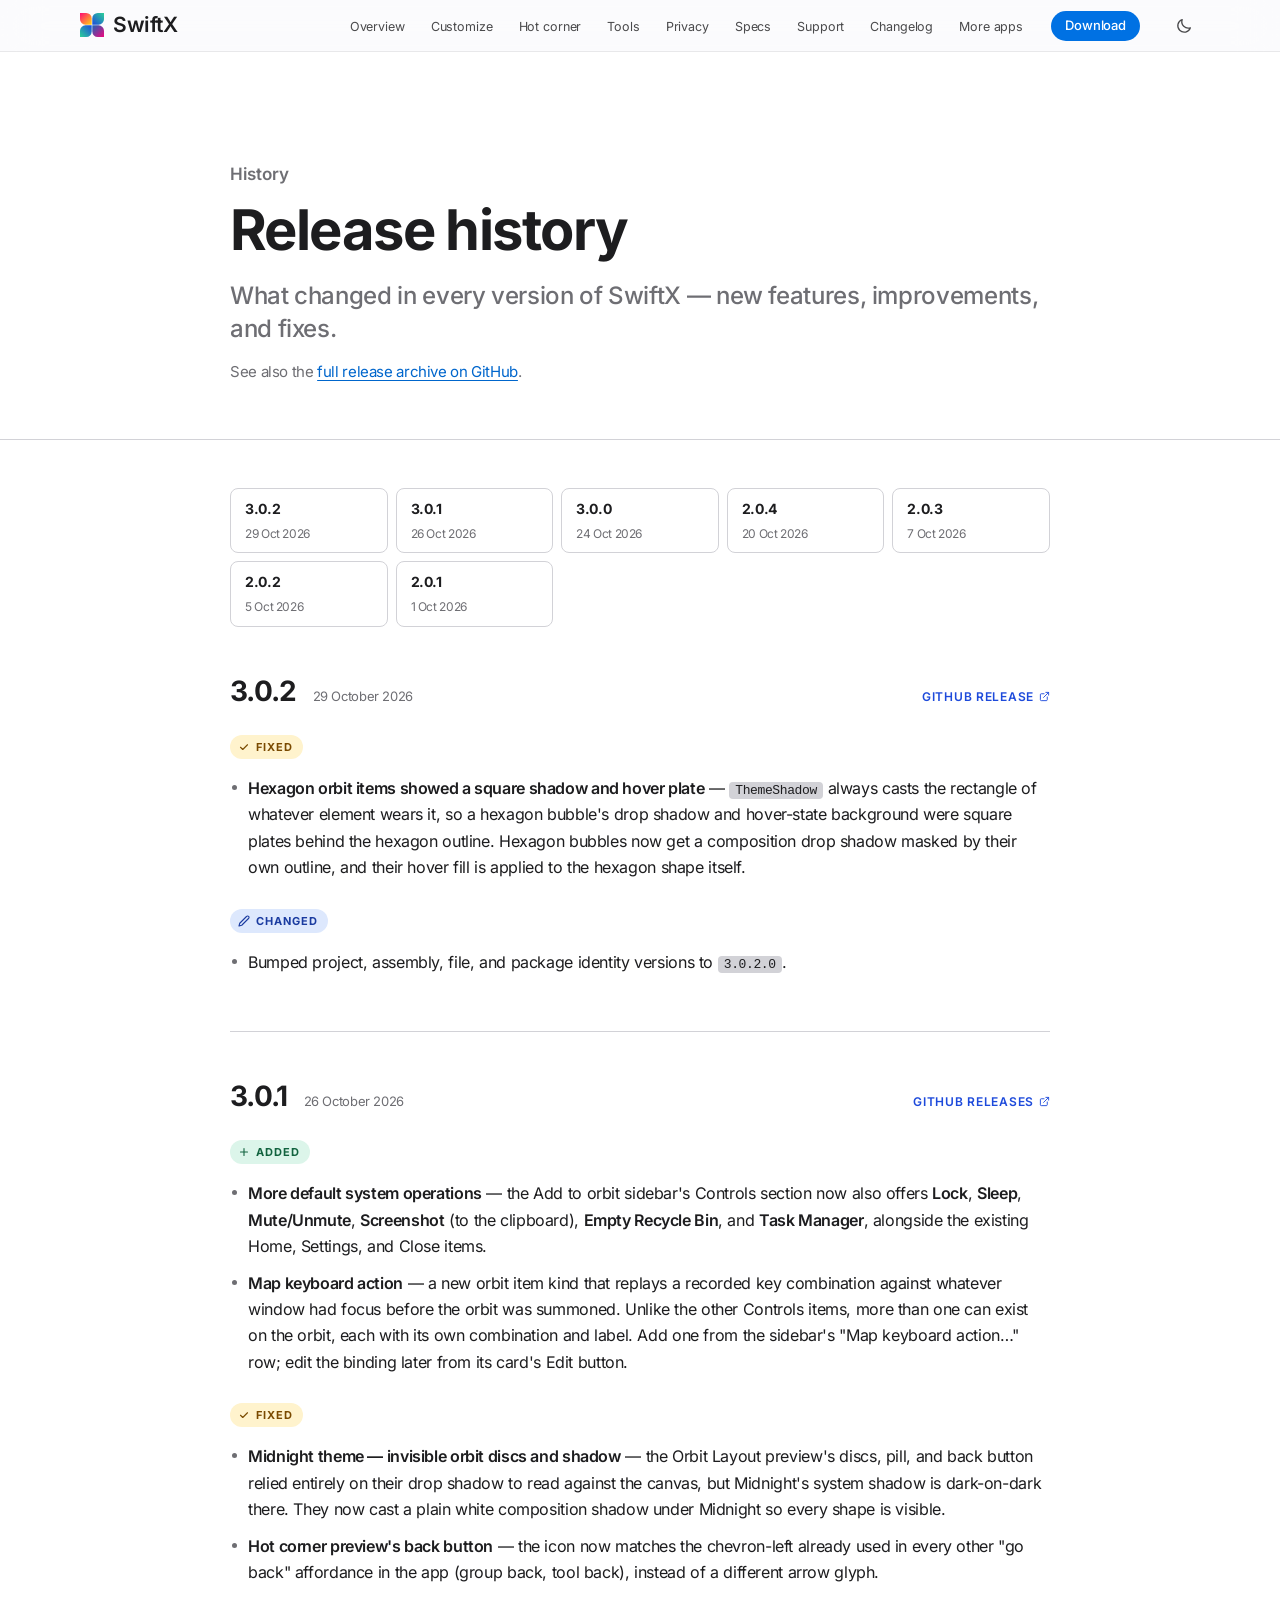
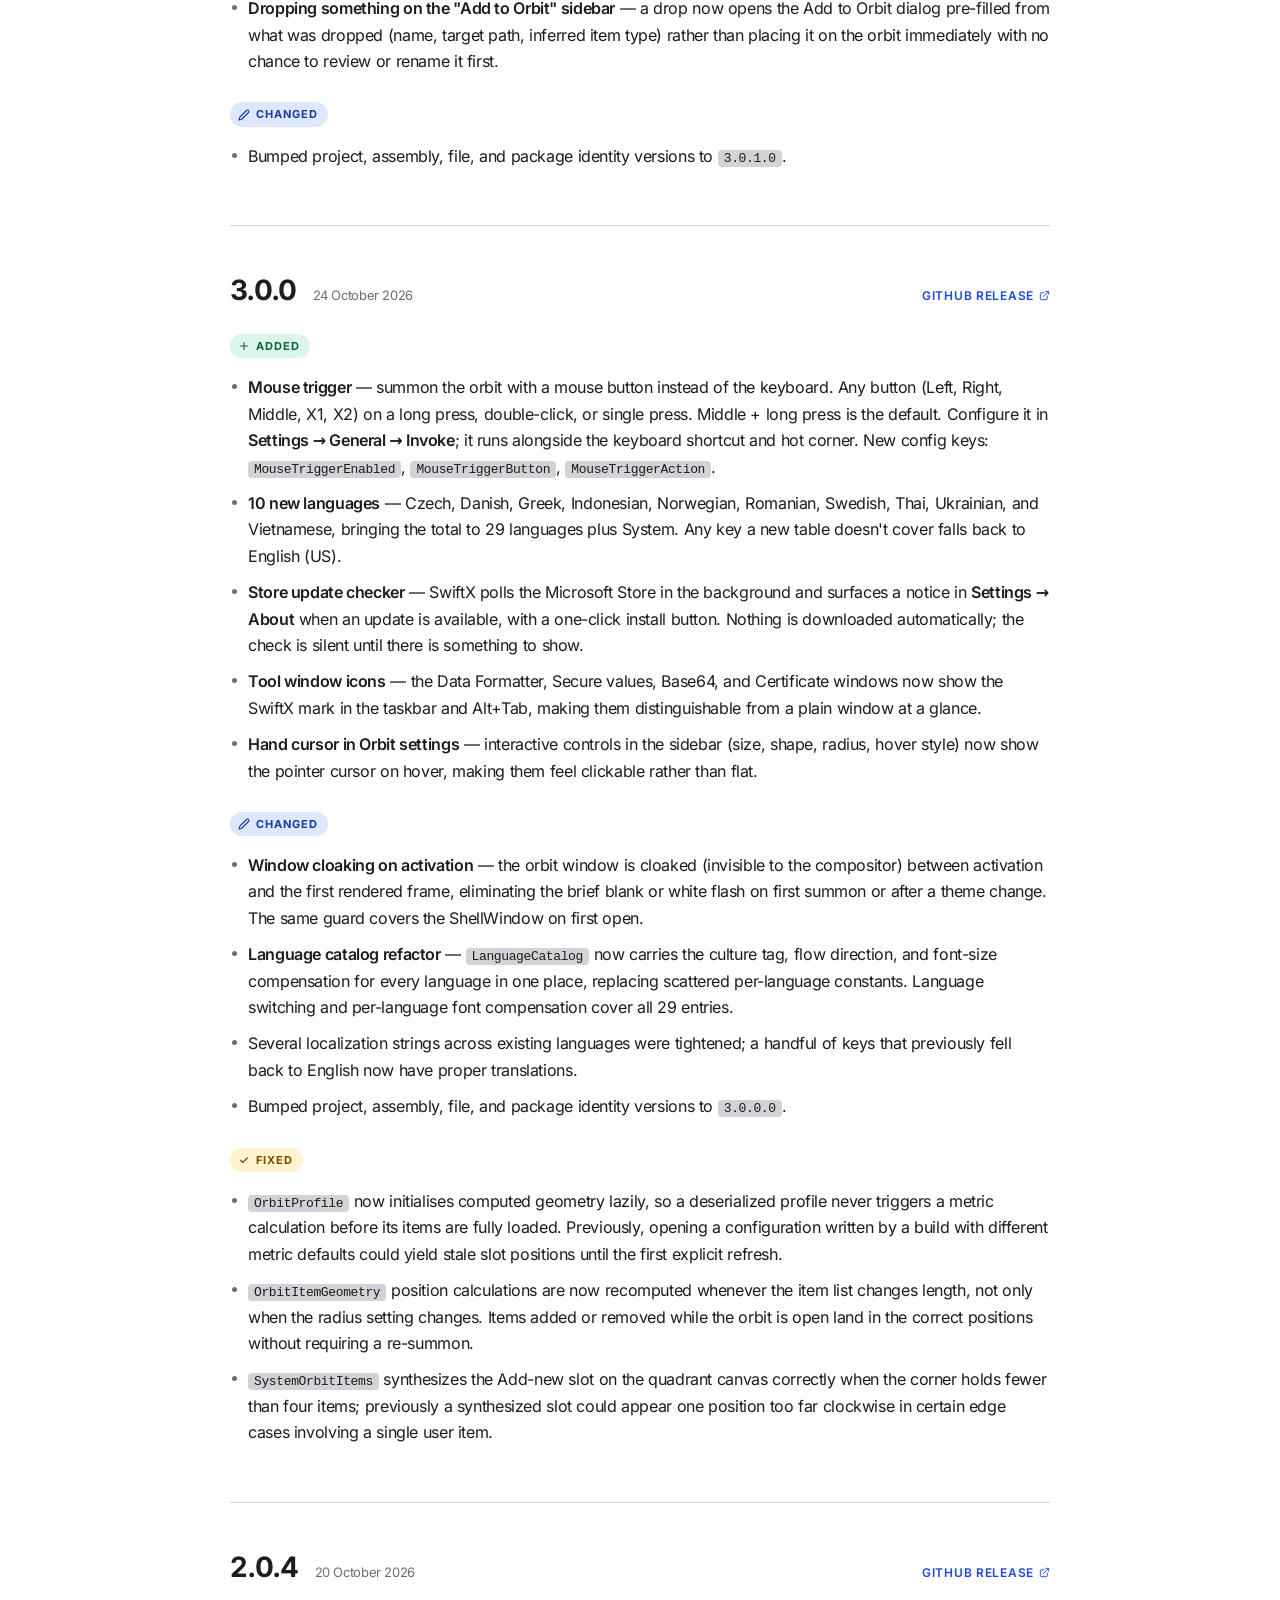
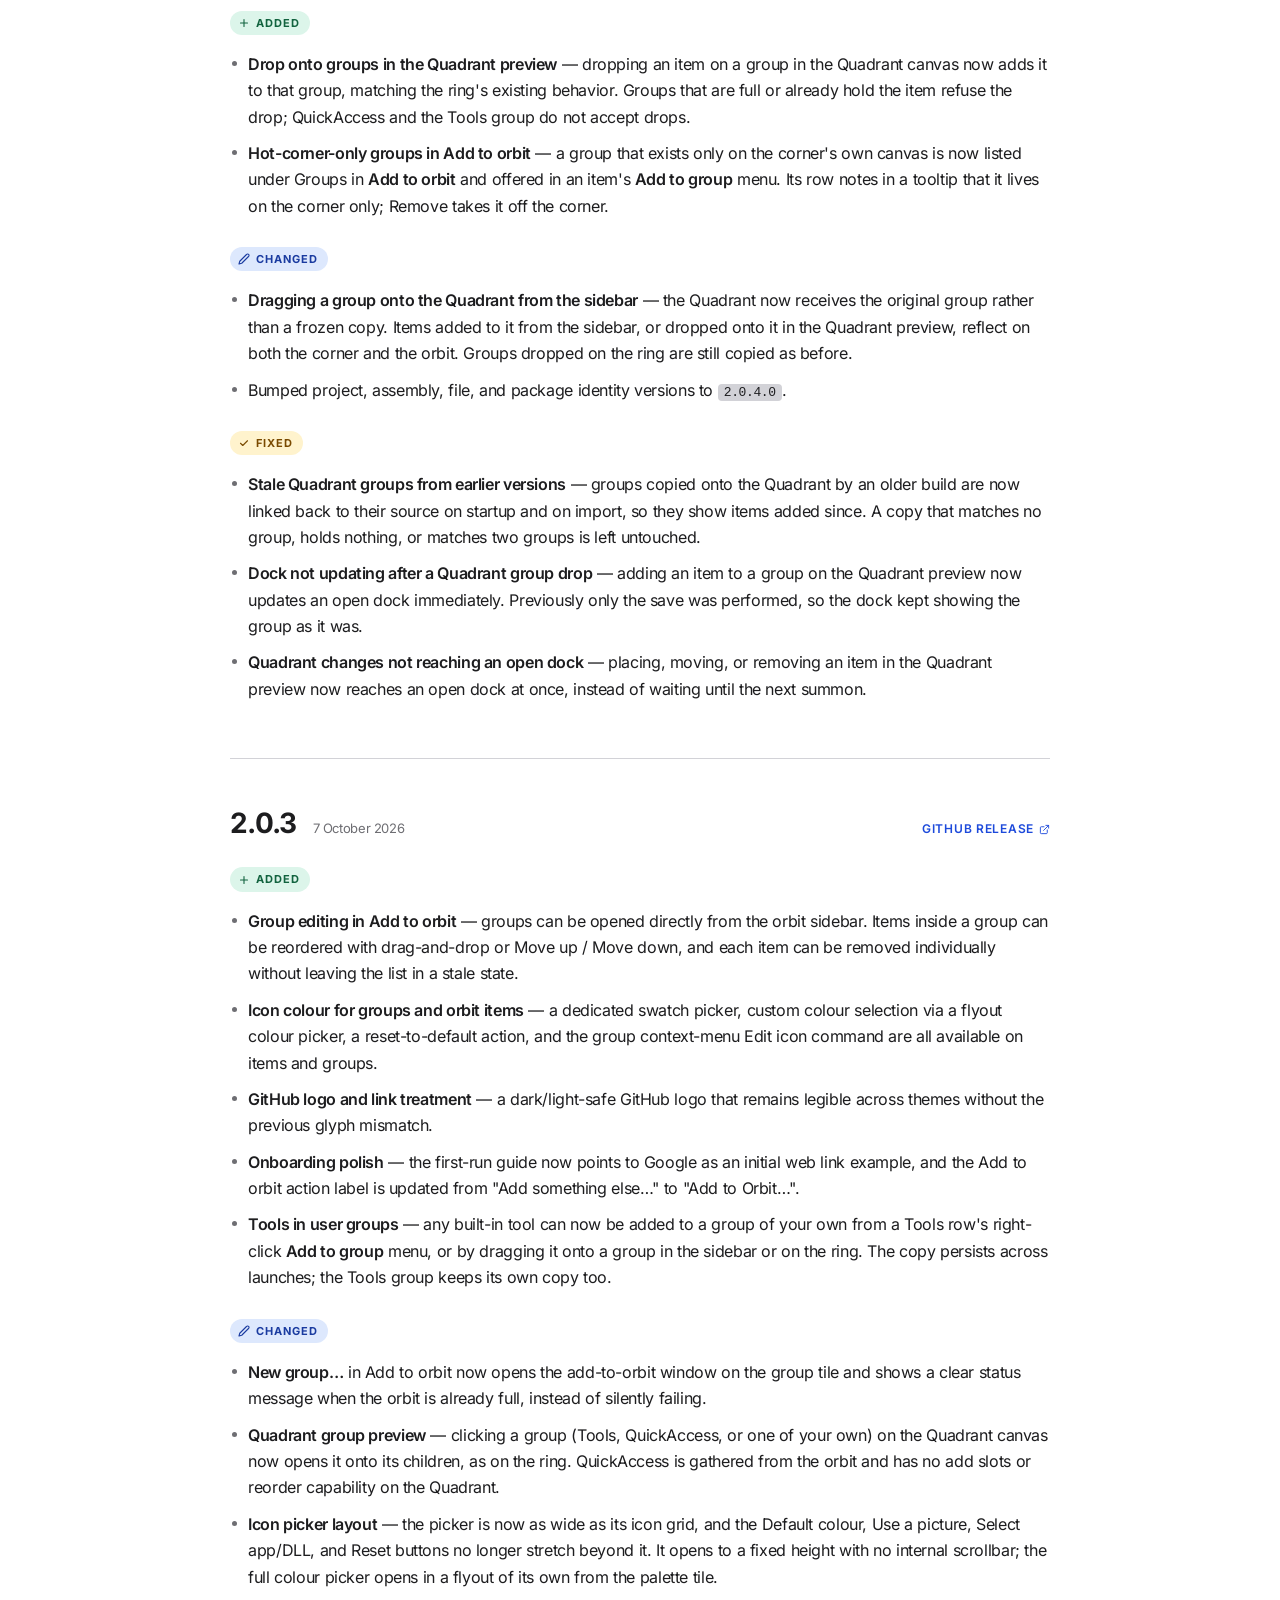
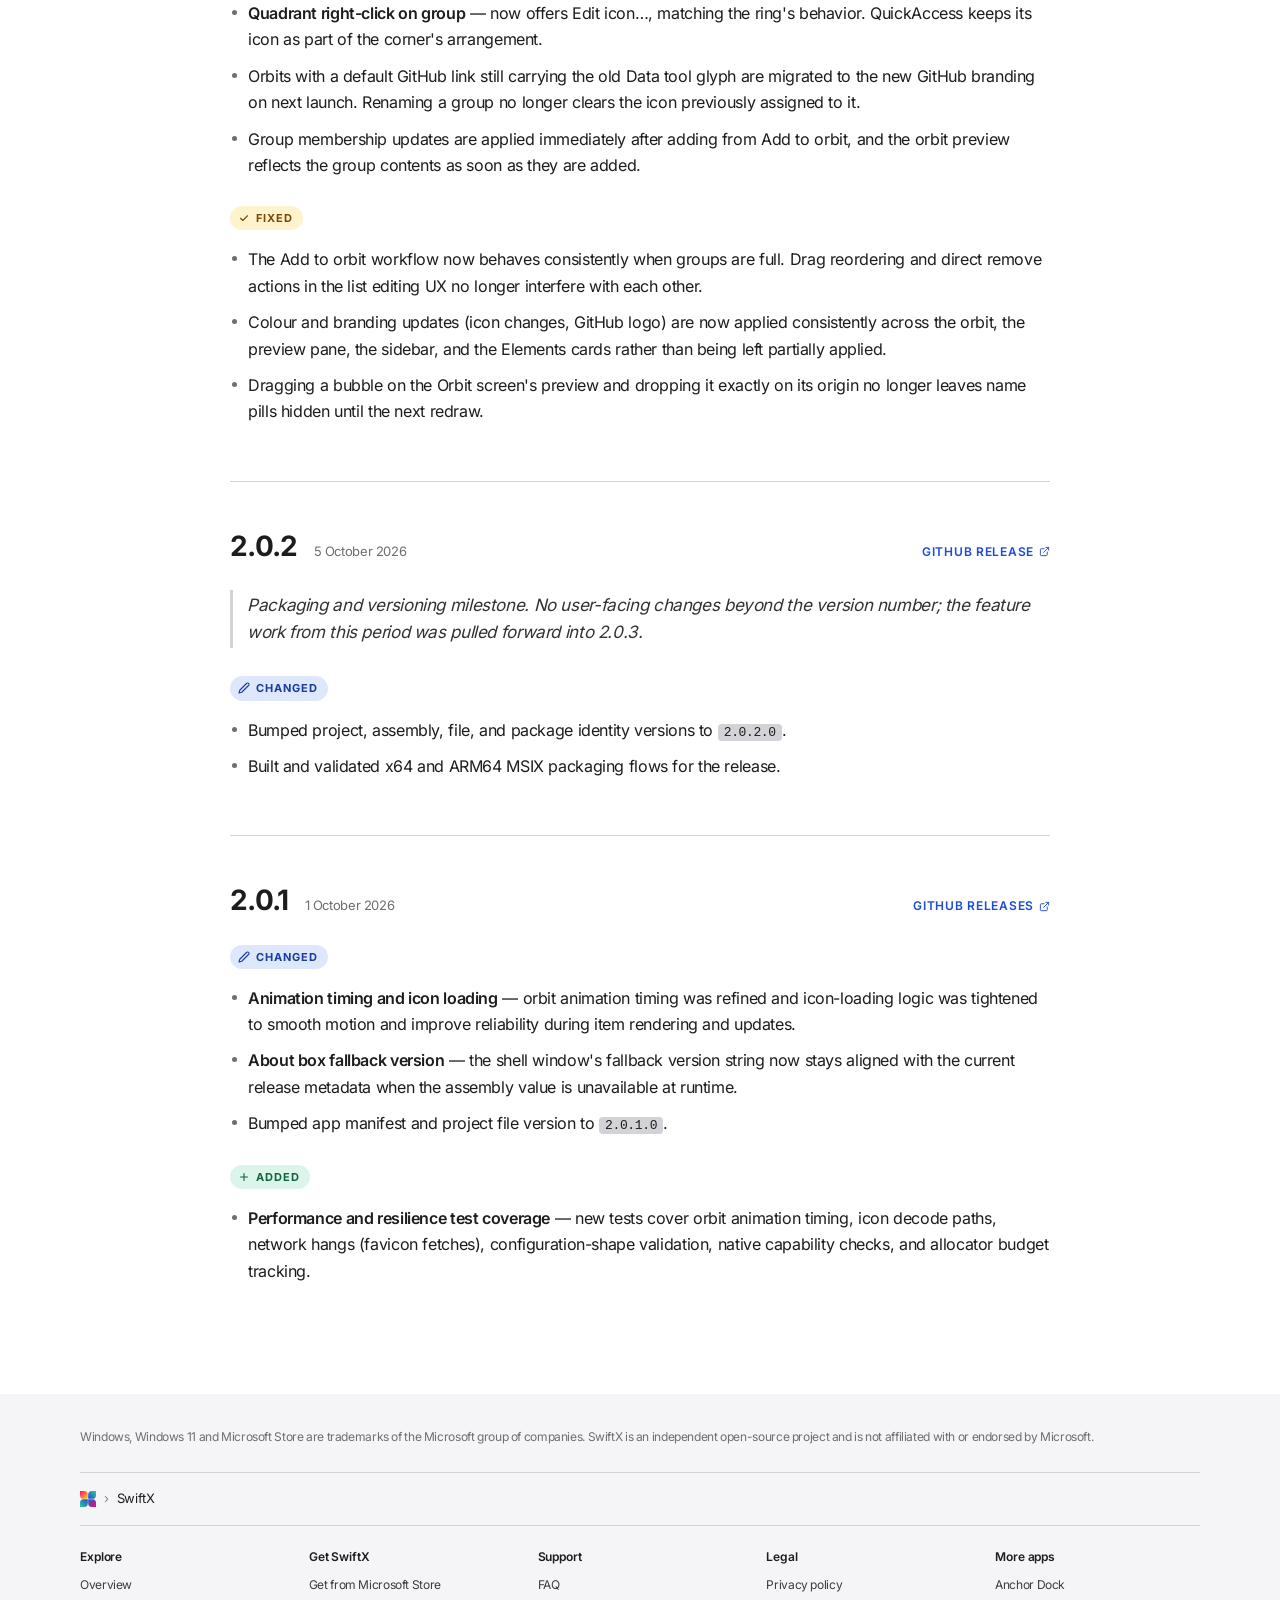
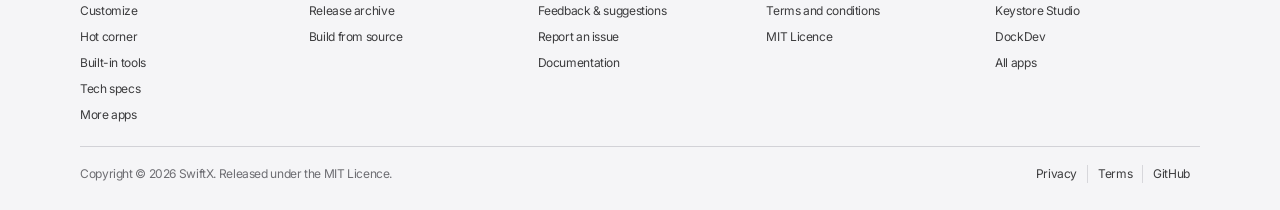
<file: website/changelog.html>
<!doctype html>
<html lang="en" class="no-js">
<head>
  <meta charset="utf-8">
  <meta name="viewport" content="width=device-width, initial-scale=1, viewport-fit=cover">
  <title>Release history — SwiftX</title>
  <meta name="description" content="What changed in every release of SwiftX — added features, improvements, and fixes, version by version.">
  <meta name="theme-color" content="#ffffff">
  <meta name="robots" content="index, follow, max-image-preview:large">
  <link rel="canonical" href="https://swiftx-app.com/changelog">
  <meta property="og:type" content="website">
  <meta property="og:site_name" content="SwiftX">
  <meta property="og:locale" content="en_US">
  <meta property="og:title" content="Release history — SwiftX">
  <meta property="og:description" content="What changed in every release of SwiftX — added features, improvements, and fixes, version by version.">
  <meta property="og:url" content="https://swiftx-app.com/changelog">
  <meta property="og:image" content="https://swiftx-app.com/assets/img/og.png">
  <meta property="og:image:width" content="1200">
  <meta property="og:image:height" content="630">
  <meta property="og:image:alt" content="The SwiftX orbit: eight glass items around the four-petal SwiftX mark.">
  <meta name="twitter:card" content="summary_large_image">
  <meta name="twitter:title" content="Release history — SwiftX">
  <meta name="twitter:description" content="What changed in every release of SwiftX — new features, improvements, and fixes, version by version.">
  <meta name="twitter:image" content="https://swiftx-app.com/assets/img/og.png">
  <link rel="icon" href="favicon.svg" type="image/svg+xml">
  <link rel="icon" href="assets/img/favicon-32.png" sizes="32x32" type="image/png">
  <link rel="apple-touch-icon" href="assets/img/apple-touch-icon.png">
  <link rel="manifest" href="site.webmanifest">
  <link rel="preload" href="assets/fonts/inter-latin-var.woff2" as="font" type="font/woff2" crossorigin>
  <link rel="stylesheet" href="assets/css/site.css">
  <link rel="stylesheet" href="assets/css/theme.css">
  <script src="assets/js/theme.js"></script>
  <script type="application/ld+json">
  {
    "@context": "https://schema.org",
    "@type": "BreadcrumbList",
    "itemListElement": [
      { "@type": "ListItem", "position": 1, "name": "SwiftX", "item": "https://swiftx-app.com/" },
      { "@type": "ListItem", "position": 2, "name": "Release history", "item": "https://swiftx-app.com/changelog" }
    ]
  }
  </script>
  <style>
    /* ── changelog ── */

    /* version jump grid */
    .cl-index {
      display: grid;
      grid-template-columns: repeat(auto-fill, minmax(150px, 1fr));
      gap: 8px;
      margin: 0 0 48px;
    }
    .cl-index a {
      display: flex;
      flex-direction: column;
      gap: 3px;
      padding: 10px 14px;
      border: 1px solid var(--line);
      border-radius: 8px;
      text-decoration: none;
      transition: border-color .15s, background .15s;
    }
    .cl-index a:hover {
      border-color: var(--acc, #1d4adb);
      background: rgba(29,74,219,.05);
    }
    .cl-index-ver  { font-size: 14px; font-weight: 700; color: var(--ink); }
    .cl-index-date { font-size: 12px; color: var(--ink-2); margin-top: 2px; }

    /* ── release block ── */
    .cl-release {
      margin-top: 56px;
      padding-top: 48px;
      border-top: 1px solid var(--line);
    }
    .cl-release:first-of-type { margin-top: 0; padding-top: 0; border-top: none; }

    /* version heading row */
    .cl-release-head {
      display: flex;
      align-items: baseline;
      flex-wrap: wrap;
      gap: 8px 16px;
      margin-bottom: 28px;
    }
    /* override .doc h2 – higher specificity via parent class */
    .cl-release .cl-release-head h2 {
      font-size: 28px !important;
      letter-spacing: -0.025em !important;
      line-height: 1.15 !important;
      margin: 0 !important;
      color: var(--ink);
    }
    .cl-release-date {
      font-size: 13px;
      color: var(--ink-2);
      flex: none;
      padding-bottom: 1px;
    }
    .cl-release-link {
      margin-left: auto;
      flex: none;
      display: inline-flex;
      align-items: center;
      gap: 5px;
      font-size: 12px;
      font-weight: 600;
      letter-spacing: .06em;
      text-transform: uppercase;
      color: var(--acc, #1d4adb);
      text-decoration: none;
    }
    .cl-release-link:hover { text-decoration: underline; }
    .cl-release-link svg   { width: 11px; height: 11px; flex: none; }

    /* ── category badge (Added / Changed / Fixed) ── */
    .cl-section { margin-top: 28px; }

    .cl-section-label {
      display: inline-flex;
      align-items: center;
      gap: 6px;
      font-size: 11px;
      font-weight: 700;
      letter-spacing: .09em;
      text-transform: uppercase;
      padding: 4px 10px 4px 8px;
      border-radius: 999px;
      margin-bottom: 16px;
    }
    .cl-section-label svg { width: 12px; height: 12px; flex: none; }

    /* light */
    .cl-added   .cl-section-label { background: #dcf5ea; color: #12633f; }
    .cl-changed .cl-section-label { background: #dde8fd; color: #1a3ba0; }
    .cl-fixed   .cl-section-label { background: #fff3cd; color: #7a4a00; }

    /* dark – two blocks so both an OS preference and an explicit toggle work */
    @media (prefers-color-scheme: dark) {
      html:not([data-theme="light"]) .cl-added   .cl-section-label { background: rgba(18,99,63,.3);  color: #6ee7b7; }
      html:not([data-theme="light"]) .cl-changed .cl-section-label { background: rgba(26,59,160,.3); color: #93b4fd; }
      html:not([data-theme="light"]) .cl-fixed   .cl-section-label { background: rgba(122,74,0,.3);  color: #fbbf24; }
    }
    html[data-theme="dark"] .cl-added   .cl-section-label { background: rgba(18,99,63,.3);  color: #6ee7b7; }
    html[data-theme="dark"] .cl-changed .cl-section-label { background: rgba(26,59,160,.3); color: #93b4fd; }
    html[data-theme="dark"] .cl-fixed   .cl-section-label { background: rgba(122,74,0,.3);  color: #fbbf24; }

    /* ── item list ──
       Use .doc .cl-items and .doc .cl-item so specificity (0,2,0) beats
       .doc ul (0,1,1) and .doc li (0,1,1) from site.css. */
    .doc .cl-items {
      list-style: none;
      padding: 0;
      margin: 0;
      display: flex;
      flex-direction: column;
      gap: 10px;
    }
    .doc .cl-item {
      position: relative;
      padding-left: 18px;
      font-size: 16px !important;
      line-height: 1.65 !important;
      color: var(--ink) !important;
      margin: 0 !important;
    }
    .doc .cl-item::before {
      content: "";
      position: absolute;
      left: 2px;
      top: 10px;
      width: 5px;
      height: 5px;
      border-radius: 50%;
      background: var(--ink-2);
    }
    .doc .cl-item b    { font-weight: 600; color: inherit; }
    .doc .cl-item code {
      font-size: 13px;
      font-family: 'Cascadia Code', 'SF Mono', Consolas, monospace;
      background: var(--line);
      padding: 1px 6px;
      border-radius: 4px;
    }

    /* packaging-only note (2.0.2) */
    .cl-note {
      font-size: 14px;
      line-height: 1.6;
      color: var(--ink-2);
      font-style: italic;
      border-left: 3px solid var(--line);
      padding: 2px 0 2px 14px;
      margin: 0 0 4px;
    }

    @media (max-width: 600px) {
      .cl-release-link { margin-left: 0; }
    }
  </style>
</head>
<body class="doc-page">
  <a class="skip" href="#main">Skip to content</a>

  <!-- ================================================================ NAV -->
  <nav class="nav" aria-label="SwiftX" data-open="false">
    <div class="wrap nav-inner">
      <a class="brand" href="/" aria-label="SwiftX home">
        <img src="assets/img/mark.svg" alt="" width="24" height="24">SwiftX
      </a>
      <button class="nav-toggle" type="button" aria-label="Menu" aria-expanded="false" aria-controls="nav-links">
        <svg viewBox="0 0 18 18" fill="none" stroke="currentColor" stroke-width="1.6" stroke-linecap="round" stroke-linejoin="round"><path d="m4 7 5 5 5-5"/></svg>
      </button>
      <ul class="nav-links" id="nav-links">
        <li><a href="/#summon">Overview</a></li>
        <li><a href="/#customize">Customize</a></li>
        <li><a href="/#corner">Hot corner</a></li>
        <li><a href="/#tools">Tools</a></li>
        <li><a href="/#privacy">Privacy</a></li>
        <li><a href="/#specs">Specs</a></li>
        <li><a href="/#faq">Support</a></li>
        <li><a href="/changelog">Changelog</a></li>
        <li><a href="/more">More apps</a></li>
      </ul>
      <a class="btn btn-primary btn-sm" href="https://apps.microsoft.com/detail/9pk5wx5sswts" aria-label="Download SwiftX from the Microsoft Store">Download</a>
    </div>
  </nav>

  <main id="main" data-tone="light">
    <header class="doc-hero">
      <div class="wrap-narrow">
        <p class="eyebrow">History</p>
        <h1 class="title">Release history</h1>
        <p class="lede">What changed in every version of SwiftX — new features, improvements, and fixes.</p>
        <p class="meta">See also the <a href="https://github.com/framedparadox/SwiftX/releases">full release archive on GitHub</a>.</p>
      </div>
    </header>

    <article class="doc">
      <div class="wrap-narrow">

        <!-- version index -->
        <nav class="cl-index" aria-label="Versions">

          <a href="#v3-0-2"><span class="cl-index-ver">3.0.2</span><span class="cl-index-date">29 Oct 2026</span></a>
          <a href="#v3-0-1"><span class="cl-index-ver">3.0.1</span><span class="cl-index-date">26 Oct 2026</span></a>
          <a href="#v3-0-0"><span class="cl-index-ver">3.0.0</span><span class="cl-index-date">24 Oct 2026</span></a>
          <a href="#v2-0-4"><span class="cl-index-ver">2.0.4</span><span class="cl-index-date">20 Oct 2026</span></a>
          <a href="#v2-0-3"><span class="cl-index-ver">2.0.3</span><span class="cl-index-date">7 Oct 2026</span></a>
          <a href="#v2-0-2"><span class="cl-index-ver">2.0.2</span><span class="cl-index-date">5 Oct 2026</span></a>
          <a href="#v2-0-1"><span class="cl-index-ver">2.0.1</span><span class="cl-index-date">1 Oct 2026</span></a>
        </nav>

        <!-- ═══════════════════════ 3.0.2 ═══════════════════════ -->
        <div class="cl-release" id="v3-0-2">
          <div class="cl-release-head">
            <h2>3.0.2</h2>
            <span class="cl-release-date">29 October 2026</span>
            <a class="cl-release-link" href="https://github.com/framedparadox/SwiftX/releases/tag/v3.0.2.0" target="_blank" rel="noopener">
              GitHub release
              <svg viewBox="0 0 24 24" fill="none" stroke="currentColor" stroke-width="2" stroke-linecap="round" stroke-linejoin="round"><path d="M18 13v6a2 2 0 0 1-2 2H5a2 2 0 0 1-2-2V8a2 2 0 0 1 2-2h6M15 3h6v6M10 14 21 3"/></svg>
            </a>
          </div>

          <div class="cl-section cl-fixed">
            <div class="cl-section-label">
              <svg viewBox="0 0 24 24" fill="none" stroke="currentColor" stroke-width="2.2" stroke-linecap="round" stroke-linejoin="round"><path d="m5 12.5 4.5 4.5L19 7.5"/></svg>
              Fixed
            </div>
            <ul class="cl-items">
              <li class="cl-item"><b>Hexagon orbit items showed a square shadow and hover plate</b> — <code>ThemeShadow</code> always casts the rectangle of whatever element wears it, so a hexagon bubble's drop shadow and hover-state background were square plates behind the hexagon outline. Hexagon bubbles now get a composition drop shadow masked by their own outline, and their hover fill is applied to the hexagon shape itself.</li>
            </ul>
          </div>

          <div class="cl-section cl-changed">
            <div class="cl-section-label">
              <svg viewBox="0 0 24 24" fill="none" stroke="currentColor" stroke-width="2.2" stroke-linecap="round" stroke-linejoin="round"><path d="M17 3a2.85 2.85 0 1 1 4 4L7.5 20.5 2 22l1.5-5.5Z"/></svg>
              Changed
            </div>
            <ul class="cl-items">
              <li class="cl-item">Bumped project, assembly, file, and package identity versions to <code>3.0.2.0</code>.</li>
            </ul>
          </div>
        </div>

        <!-- ═══════════════════════ 3.0.1 ═══════════════════════ -->
        <div class="cl-release" id="v3-0-1">
          <div class="cl-release-head">
            <h2>3.0.1</h2>
            <span class="cl-release-date">26 October 2026</span>
            <a class="cl-release-link" href="https://github.com/framedparadox/SwiftX/releases" target="_blank" rel="noopener">
              GitHub releases
              <svg viewBox="0 0 24 24" fill="none" stroke="currentColor" stroke-width="2" stroke-linecap="round" stroke-linejoin="round"><path d="M18 13v6a2 2 0 0 1-2 2H5a2 2 0 0 1-2-2V8a2 2 0 0 1 2-2h6M15 3h6v6M10 14 21 3"/></svg>
            </a>
          </div>

          <div class="cl-section cl-added">
            <div class="cl-section-label">
              <svg viewBox="0 0 24 24" fill="none" stroke="currentColor" stroke-width="2.2" stroke-linecap="round" stroke-linejoin="round"><path d="M12 5v14M5 12h14"/></svg>
              Added
            </div>
            <ul class="cl-items">
              <li class="cl-item"><b>More default system operations</b> — the Add to orbit sidebar's Controls section now also offers <b>Lock</b>, <b>Sleep</b>, <b>Mute/Unmute</b>, <b>Screenshot</b> (to the clipboard), <b>Empty Recycle Bin</b>, and <b>Task Manager</b>, alongside the existing Home, Settings, and Close items.</li>
              <li class="cl-item"><b>Map keyboard action</b> — a new orbit item kind that replays a recorded key combination against whatever window had focus before the orbit was summoned. Unlike the other Controls items, more than one can exist on the orbit, each with its own combination and label. Add one from the sidebar's "Map keyboard action…" row; edit the binding later from its card's Edit button.</li>
            </ul>
          </div>

          <div class="cl-section cl-fixed">
            <div class="cl-section-label">
              <svg viewBox="0 0 24 24" fill="none" stroke="currentColor" stroke-width="2.2" stroke-linecap="round" stroke-linejoin="round"><path d="m5 12.5 4.5 4.5L19 7.5"/></svg>
              Fixed
            </div>
            <ul class="cl-items">
              <li class="cl-item"><b>Midnight theme — invisible orbit discs and shadow</b> — the Orbit Layout preview's discs, pill, and back button relied entirely on their drop shadow to read against the canvas, but Midnight's system shadow is dark-on-dark there. They now cast a plain white composition shadow under Midnight so every shape is visible.</li>
              <li class="cl-item"><b>Hot corner preview's back button</b> — the icon now matches the chevron-left already used in every other "go back" affordance in the app (group back, tool back), instead of a different arrow glyph.</li>
              <li class="cl-item"><b>Dropping something on the "Add to Orbit" sidebar</b> — a drop now opens the Add to Orbit dialog pre-filled from what was dropped (name, target path, inferred item type) rather than placing it on the orbit immediately with no chance to review or rename it first.</li>
            </ul>
          </div>

          <div class="cl-section cl-changed">
            <div class="cl-section-label">
              <svg viewBox="0 0 24 24" fill="none" stroke="currentColor" stroke-width="2.2" stroke-linecap="round" stroke-linejoin="round"><path d="M17 3a2.85 2.85 0 1 1 4 4L7.5 20.5 2 22l1.5-5.5Z"/></svg>
              Changed
            </div>
            <ul class="cl-items">
              <li class="cl-item">Bumped project, assembly, file, and package identity versions to <code>3.0.1.0</code>.</li>
            </ul>
          </div>
        </div>

        <!-- ═══════════════════════ 3.0.0 ═══════════════════════ -->
        <div class="cl-release" id="v3-0-0">
          <div class="cl-release-head">
            <h2>3.0.0</h2>
            <span class="cl-release-date">24 October 2026</span>
            <a class="cl-release-link" href="https://github.com/framedparadox/SwiftX/releases/tag/v3.0.0.0" target="_blank" rel="noopener">
              GitHub release
              <svg viewBox="0 0 24 24" fill="none" stroke="currentColor" stroke-width="2" stroke-linecap="round" stroke-linejoin="round"><path d="M18 13v6a2 2 0 0 1-2 2H5a2 2 0 0 1-2-2V8a2 2 0 0 1 2-2h6M15 3h6v6M10 14 21 3"/></svg>
            </a>
          </div>

          <div class="cl-section cl-added">
            <div class="cl-section-label">
              <svg viewBox="0 0 24 24" fill="none" stroke="currentColor" stroke-width="2.2" stroke-linecap="round" stroke-linejoin="round"><path d="M12 5v14M5 12h14"/></svg>
              Added
            </div>
            <ul class="cl-items">
              <li class="cl-item"><b>Mouse trigger</b> — summon the orbit with a mouse button instead of the keyboard. Any button (Left, Right, Middle, X1, X2) on a long press, double-click, or single press. Middle + long press is the default. Configure it in <b>Settings → General → Invoke</b>; it runs alongside the keyboard shortcut and hot corner. New config keys: <code>MouseTriggerEnabled</code>, <code>MouseTriggerButton</code>, <code>MouseTriggerAction</code>.</li>
              <li class="cl-item"><b>10 new languages</b> — Czech, Danish, Greek, Indonesian, Norwegian, Romanian, Swedish, Thai, Ukrainian, and Vietnamese, bringing the total to 29 languages plus System. Any key a new table doesn't cover falls back to English (US).</li>
              <li class="cl-item"><b>Store update checker</b> — SwiftX polls the Microsoft Store in the background and surfaces a notice in <b>Settings → About</b> when an update is available, with a one-click install button. Nothing is downloaded automatically; the check is silent until there is something to show.</li>
              <li class="cl-item"><b>Tool window icons</b> — the Data Formatter, Secure values, Base64, and Certificate windows now show the SwiftX mark in the taskbar and Alt+Tab, making them distinguishable from a plain window at a glance.</li>
              <li class="cl-item"><b>Hand cursor in Orbit settings</b> — interactive controls in the sidebar (size, shape, radius, hover style) now show the pointer cursor on hover, making them feel clickable rather than flat.</li>
            </ul>
          </div>

          <div class="cl-section cl-changed">
            <div class="cl-section-label">
              <svg viewBox="0 0 24 24" fill="none" stroke="currentColor" stroke-width="2.2" stroke-linecap="round" stroke-linejoin="round"><path d="M17 3a2.85 2.85 0 1 1 4 4L7.5 20.5 2 22l1.5-5.5Z"/></svg>
              Changed
            </div>
            <ul class="cl-items">
              <li class="cl-item"><b>Window cloaking on activation</b> — the orbit window is cloaked (invisible to the compositor) between activation and the first rendered frame, eliminating the brief blank or white flash on first summon or after a theme change. The same guard covers the ShellWindow on first open.</li>
              <li class="cl-item"><b>Language catalog refactor</b> — <code>LanguageCatalog</code> now carries the culture tag, flow direction, and font-size compensation for every language in one place, replacing scattered per-language constants. Language switching and per-language font compensation cover all 29 entries.</li>
              <li class="cl-item">Several localization strings across existing languages were tightened; a handful of keys that previously fell back to English now have proper translations.</li>
              <li class="cl-item">Bumped project, assembly, file, and package identity versions to <code>3.0.0.0</code>.</li>
            </ul>
          </div>

          <div class="cl-section cl-fixed">
            <div class="cl-section-label">
              <svg viewBox="0 0 24 24" fill="none" stroke="currentColor" stroke-width="2.2" stroke-linecap="round" stroke-linejoin="round"><path d="m5 12.5 4.5 4.5L19 7.5"/></svg>
              Fixed
            </div>
            <ul class="cl-items">
              <li class="cl-item"><code>OrbitProfile</code> now initialises computed geometry lazily, so a deserialized profile never triggers a metric calculation before its items are fully loaded. Previously, opening a configuration written by a build with different metric defaults could yield stale slot positions until the first explicit refresh.</li>
              <li class="cl-item"><code>OrbitItemGeometry</code> position calculations are now recomputed whenever the item list changes length, not only when the radius setting changes. Items added or removed while the orbit is open land in the correct positions without requiring a re-summon.</li>
              <li class="cl-item"><code>SystemOrbitItems</code> synthesizes the Add-new slot on the quadrant canvas correctly when the corner holds fewer than four items; previously a synthesized slot could appear one position too far clockwise in certain edge cases involving a single user item.</li>
            </ul>
          </div>
        </div>

        <!-- ═══════════════════════ 2.0.4 ═══════════════════════ -->
        <div class="cl-release" id="v2-0-4">
          <div class="cl-release-head">
            <h2>2.0.4</h2>
            <span class="cl-release-date">20 October 2026</span>
            <a class="cl-release-link" href="https://github.com/framedparadox/SwiftX/releases/tag/v2.0.4.0" target="_blank" rel="noopener">
              GitHub release
              <svg viewBox="0 0 24 24" fill="none" stroke="currentColor" stroke-width="2" stroke-linecap="round" stroke-linejoin="round"><path d="M18 13v6a2 2 0 0 1-2 2H5a2 2 0 0 1-2-2V8a2 2 0 0 1 2-2h6M15 3h6v6M10 14 21 3"/></svg>
            </a>
          </div>

          <div class="cl-section cl-added">
            <div class="cl-section-label">
              <svg viewBox="0 0 24 24" fill="none" stroke="currentColor" stroke-width="2.2" stroke-linecap="round" stroke-linejoin="round"><path d="M12 5v14M5 12h14"/></svg>
              Added
            </div>
            <ul class="cl-items">
              <li class="cl-item"><b>Drop onto groups in the Quadrant preview</b> — dropping an item on a group in the Quadrant canvas now adds it to that group, matching the ring's existing behavior. Groups that are full or already hold the item refuse the drop; QuickAccess and the Tools group do not accept drops.</li>
              <li class="cl-item"><b>Hot-corner-only groups in Add to orbit</b> — a group that exists only on the corner's own canvas is now listed under Groups in <b>Add to orbit</b> and offered in an item's <b>Add to group</b> menu. Its row notes in a tooltip that it lives on the corner only; Remove takes it off the corner.</li>
            </ul>
          </div>

          <div class="cl-section cl-changed">
            <div class="cl-section-label">
              <svg viewBox="0 0 24 24" fill="none" stroke="currentColor" stroke-width="2.2" stroke-linecap="round" stroke-linejoin="round"><path d="M17 3a2.85 2.85 0 1 1 4 4L7.5 20.5 2 22l1.5-5.5Z"/></svg>
              Changed
            </div>
            <ul class="cl-items">
              <li class="cl-item"><b>Dragging a group onto the Quadrant from the sidebar</b> — the Quadrant now receives the original group rather than a frozen copy. Items added to it from the sidebar, or dropped onto it in the Quadrant preview, reflect on both the corner and the orbit. Groups dropped on the ring are still copied as before.</li>
              <li class="cl-item">Bumped project, assembly, file, and package identity versions to <code>2.0.4.0</code>.</li>
            </ul>
          </div>

          <div class="cl-section cl-fixed">
            <div class="cl-section-label">
              <svg viewBox="0 0 24 24" fill="none" stroke="currentColor" stroke-width="2.2" stroke-linecap="round" stroke-linejoin="round"><path d="m5 12.5 4.5 4.5L19 7.5"/></svg>
              Fixed
            </div>
            <ul class="cl-items">
              <li class="cl-item"><b>Stale Quadrant groups from earlier versions</b> — groups copied onto the Quadrant by an older build are now linked back to their source on startup and on import, so they show items added since. A copy that matches no group, holds nothing, or matches two groups is left untouched.</li>
              <li class="cl-item"><b>Dock not updating after a Quadrant group drop</b> — adding an item to a group on the Quadrant preview now updates an open dock immediately. Previously only the save was performed, so the dock kept showing the group as it was.</li>
              <li class="cl-item"><b>Quadrant changes not reaching an open dock</b> — placing, moving, or removing an item in the Quadrant preview now reaches an open dock at once, instead of waiting until the next summon.</li>
            </ul>
          </div>
        </div>

        <!-- ═══════════════════════ 2.0.3 ═══════════════════════ -->
        <div class="cl-release" id="v2-0-3">
          <div class="cl-release-head">
            <h2>2.0.3</h2>
            <span class="cl-release-date">7 October 2026</span>
            <a class="cl-release-link" href="https://github.com/framedparadox/SwiftX/releases/tag/v2.0.3.0" target="_blank" rel="noopener">
              GitHub release
              <svg viewBox="0 0 24 24" fill="none" stroke="currentColor" stroke-width="2" stroke-linecap="round" stroke-linejoin="round"><path d="M18 13v6a2 2 0 0 1-2 2H5a2 2 0 0 1-2-2V8a2 2 0 0 1 2-2h6M15 3h6v6M10 14 21 3"/></svg>
            </a>
          </div>

          <div class="cl-section cl-added">
            <div class="cl-section-label">
              <svg viewBox="0 0 24 24" fill="none" stroke="currentColor" stroke-width="2.2" stroke-linecap="round" stroke-linejoin="round"><path d="M12 5v14M5 12h14"/></svg>
              Added
            </div>
            <ul class="cl-items">
              <li class="cl-item"><b>Group editing in Add to orbit</b> — groups can be opened directly from the orbit sidebar. Items inside a group can be reordered with drag-and-drop or Move up / Move down, and each item can be removed individually without leaving the list in a stale state.</li>
              <li class="cl-item"><b>Icon colour for groups and orbit items</b> — a dedicated swatch picker, custom colour selection via a flyout colour picker, a reset-to-default action, and the group context-menu Edit icon command are all available on items and groups.</li>
              <li class="cl-item"><b>GitHub logo and link treatment</b> — a dark/light-safe GitHub logo that remains legible across themes without the previous glyph mismatch.</li>
              <li class="cl-item"><b>Onboarding polish</b> — the first-run guide now points to Google as an initial web link example, and the Add to orbit action label is updated from "Add something else…" to "Add to Orbit…".</li>
              <li class="cl-item"><b>Tools in user groups</b> — any built-in tool can now be added to a group of your own from a Tools row's right-click <b>Add to group</b> menu, or by dragging it onto a group in the sidebar or on the ring. The copy persists across launches; the Tools group keeps its own copy too.</li>
            </ul>
          </div>

          <div class="cl-section cl-changed">
            <div class="cl-section-label">
              <svg viewBox="0 0 24 24" fill="none" stroke="currentColor" stroke-width="2.2" stroke-linecap="round" stroke-linejoin="round"><path d="M17 3a2.85 2.85 0 1 1 4 4L7.5 20.5 2 22l1.5-5.5Z"/></svg>
              Changed
            </div>
            <ul class="cl-items">
              <li class="cl-item"><b>New group…</b> in Add to orbit now opens the add-to-orbit window on the group tile and shows a clear status message when the orbit is already full, instead of silently failing.</li>
              <li class="cl-item"><b>Quadrant group preview</b> — clicking a group (Tools, QuickAccess, or one of your own) on the Quadrant canvas now opens it onto its children, as on the ring. QuickAccess is gathered from the orbit and has no add slots or reorder capability on the Quadrant.</li>
              <li class="cl-item"><b>Icon picker layout</b> — the picker is now as wide as its icon grid, and the Default colour, Use a picture, Select app/DLL, and Reset buttons no longer stretch beyond it. It opens to a fixed height with no internal scrollbar; the full colour picker opens in a flyout of its own from the palette tile.</li>
              <li class="cl-item"><b>Quadrant right-click on group</b> — now offers Edit icon…, matching the ring's behavior. QuickAccess keeps its icon as part of the corner's arrangement.</li>
              <li class="cl-item">Orbits with a default GitHub link still carrying the old Data tool glyph are migrated to the new GitHub branding on next launch. Renaming a group no longer clears the icon previously assigned to it.</li>
              <li class="cl-item">Group membership updates are applied immediately after adding from Add to orbit, and the orbit preview reflects the group contents as soon as they are added.</li>
            </ul>
          </div>

          <div class="cl-section cl-fixed">
            <div class="cl-section-label">
              <svg viewBox="0 0 24 24" fill="none" stroke="currentColor" stroke-width="2.2" stroke-linecap="round" stroke-linejoin="round"><path d="m5 12.5 4.5 4.5L19 7.5"/></svg>
              Fixed
            </div>
            <ul class="cl-items">
              <li class="cl-item">The Add to orbit workflow now behaves consistently when groups are full. Drag reordering and direct remove actions in the list editing UX no longer interfere with each other.</li>
              <li class="cl-item">Colour and branding updates (icon changes, GitHub logo) are now applied consistently across the orbit, the preview pane, the sidebar, and the Elements cards rather than being left partially applied.</li>
              <li class="cl-item">Dragging a bubble on the Orbit screen's preview and dropping it exactly on its origin no longer leaves name pills hidden until the next redraw.</li>
            </ul>
          </div>
        </div>

        <!-- ═══════════════════════ 2.0.2 ═══════════════════════ -->
        <div class="cl-release" id="v2-0-2">
          <div class="cl-release-head">
            <h2>2.0.2</h2>
            <span class="cl-release-date">5 October 2026</span>
            <a class="cl-release-link" href="https://github.com/framedparadox/SwiftX/releases/tag/v2.0.2.0" target="_blank" rel="noopener">
              GitHub release
              <svg viewBox="0 0 24 24" fill="none" stroke="currentColor" stroke-width="2" stroke-linecap="round" stroke-linejoin="round"><path d="M18 13v6a2 2 0 0 1-2 2H5a2 2 0 0 1-2-2V8a2 2 0 0 1 2-2h6M15 3h6v6M10 14 21 3"/></svg>
            </a>
          </div>
          <p class="cl-note">Packaging and versioning milestone. No user-facing changes beyond the version number; the feature work from this period was pulled forward into 2.0.3.</p>
          <div class="cl-section cl-changed">
            <div class="cl-section-label">
              <svg viewBox="0 0 24 24" fill="none" stroke="currentColor" stroke-width="2.2" stroke-linecap="round" stroke-linejoin="round"><path d="M17 3a2.85 2.85 0 1 1 4 4L7.5 20.5 2 22l1.5-5.5Z"/></svg>
              Changed
            </div>
            <ul class="cl-items">
              <li class="cl-item">Bumped project, assembly, file, and package identity versions to <code>2.0.2.0</code>.</li>
              <li class="cl-item">Built and validated x64 and ARM64 MSIX packaging flows for the release.</li>
            </ul>
          </div>
        </div>

        <!-- ═══════════════════════ 2.0.1 ═══════════════════════ -->
        <div class="cl-release" id="v2-0-1">
          <div class="cl-release-head">
            <h2>2.0.1</h2>
            <span class="cl-release-date">1 October 2026</span>
            <a class="cl-release-link" href="https://github.com/framedparadox/SwiftX/releases" target="_blank" rel="noopener">
              GitHub releases
              <svg viewBox="0 0 24 24" fill="none" stroke="currentColor" stroke-width="2" stroke-linecap="round" stroke-linejoin="round"><path d="M18 13v6a2 2 0 0 1-2 2H5a2 2 0 0 1-2-2V8a2 2 0 0 1 2-2h6M15 3h6v6M10 14 21 3"/></svg>
            </a>
          </div>

          <div class="cl-section cl-changed">
            <div class="cl-section-label">
              <svg viewBox="0 0 24 24" fill="none" stroke="currentColor" stroke-width="2.2" stroke-linecap="round" stroke-linejoin="round"><path d="M17 3a2.85 2.85 0 1 1 4 4L7.5 20.5 2 22l1.5-5.5Z"/></svg>
              Changed
            </div>
            <ul class="cl-items">
              <li class="cl-item"><b>Animation timing and icon loading</b> — orbit animation timing was refined and icon-loading logic was tightened to smooth motion and improve reliability during item rendering and updates.</li>
              <li class="cl-item"><b>About box fallback version</b> — the shell window's fallback version string now stays aligned with the current release metadata when the assembly value is unavailable at runtime.</li>
              <li class="cl-item">Bumped app manifest and project file version to <code>2.0.1.0</code>.</li>
            </ul>
          </div>

          <div class="cl-section cl-added">
            <div class="cl-section-label">
              <svg viewBox="0 0 24 24" fill="none" stroke="currentColor" stroke-width="2.2" stroke-linecap="round" stroke-linejoin="round"><path d="M12 5v14M5 12h14"/></svg>
              Added
            </div>
            <ul class="cl-items">
              <li class="cl-item"><b>Performance and resilience test coverage</b> — new tests cover orbit animation timing, icon decode paths, network hangs (favicon fetches), configuration-shape validation, native capability checks, and allocator budget tracking.</li>
            </ul>
          </div>
        </div>

      </div>
    </article>
  </main>

  <!-- ============================================================ FOOTER -->
  <footer class="footer" data-tone="light">
    <div class="wrap">
      <div class="footer-notes">
        <p>Windows, Windows 11 and Microsoft Store are trademarks of the Microsoft group of companies. SwiftX is an independent open-source project and is not affiliated with or endorsed by Microsoft.</p>
      </div>
      <div class="footer-crumb"><img src="assets/img/mark.svg" alt="" width="16" height="16"><span class="chev">›</span><span>SwiftX</span></div>
      <div class="footer-cols">
        <div><h2>Explore</h2><ul><li><a href="/#summon">Overview</a></li><li><a href="/#customize">Customize</a></li><li><a href="/#corner">Hot corner</a></li><li><a href="/#tools">Built-in tools</a></li><li><a href="/#specs">Tech specs</a></li><li><a href="/more">More apps</a></li></ul></div>
        <div><h2>Get SwiftX</h2><ul><li><a href="https://apps.microsoft.com/detail/9pk5wx5sswts">Get from Microsoft Store</a></li><li><a href="https://github.com/framedparadox/SwiftX/releases">Release archive</a></li><li><a href="/#start">Build from source</a></li></ul></div>
        <div><h2>Support</h2><ul><li><a href="/#faq">FAQ</a></li><li><a href="/feedback">Feedback &amp; suggestions</a></li><li><a href="https://github.com/framedparadox/SwiftX/issues">Report an issue</a></li><li><a href="https://github.com/framedparadox/SwiftX#readme">Documentation</a></li></ul></div>
        <div><h2>Legal</h2><ul><li><a href="/privacy">Privacy policy</a></li><li><a href="/terms">Terms and conditions</a></li><li><a href="https://github.com/framedparadox/SwiftX/blob/main/LICENSE">MIT Licence</a></li></ul></div>
        <div><h2>More apps</h2><ul><li><a href="https://anchordock-app.com/">Anchor Dock</a></li><li><a href="https://keystore-studio.app/">Keystore Studio</a></li><li><a href="https://apps.microsoft.com/detail/9n9p794jzq7p">DockDev</a></li><li><a href="/more">All apps</a></li></ul></div>
      </div>
      <div class="footer-legal">
        <span>Copyright © <span data-year>2026</span> SwiftX. Released under the MIT Licence.</span>
        <nav aria-label="Legal"><a href="/privacy">Privacy</a><a href="/terms">Terms</a><a href="https://github.com/framedparadox/SwiftX">GitHub</a></nav>
      </div>
    </div>
  </footer>

  <div class="toast" id="toast" role="status" aria-live="polite"></div>
  <script src="assets/js/site.js" defer></script>
</body>
</html>
</file>
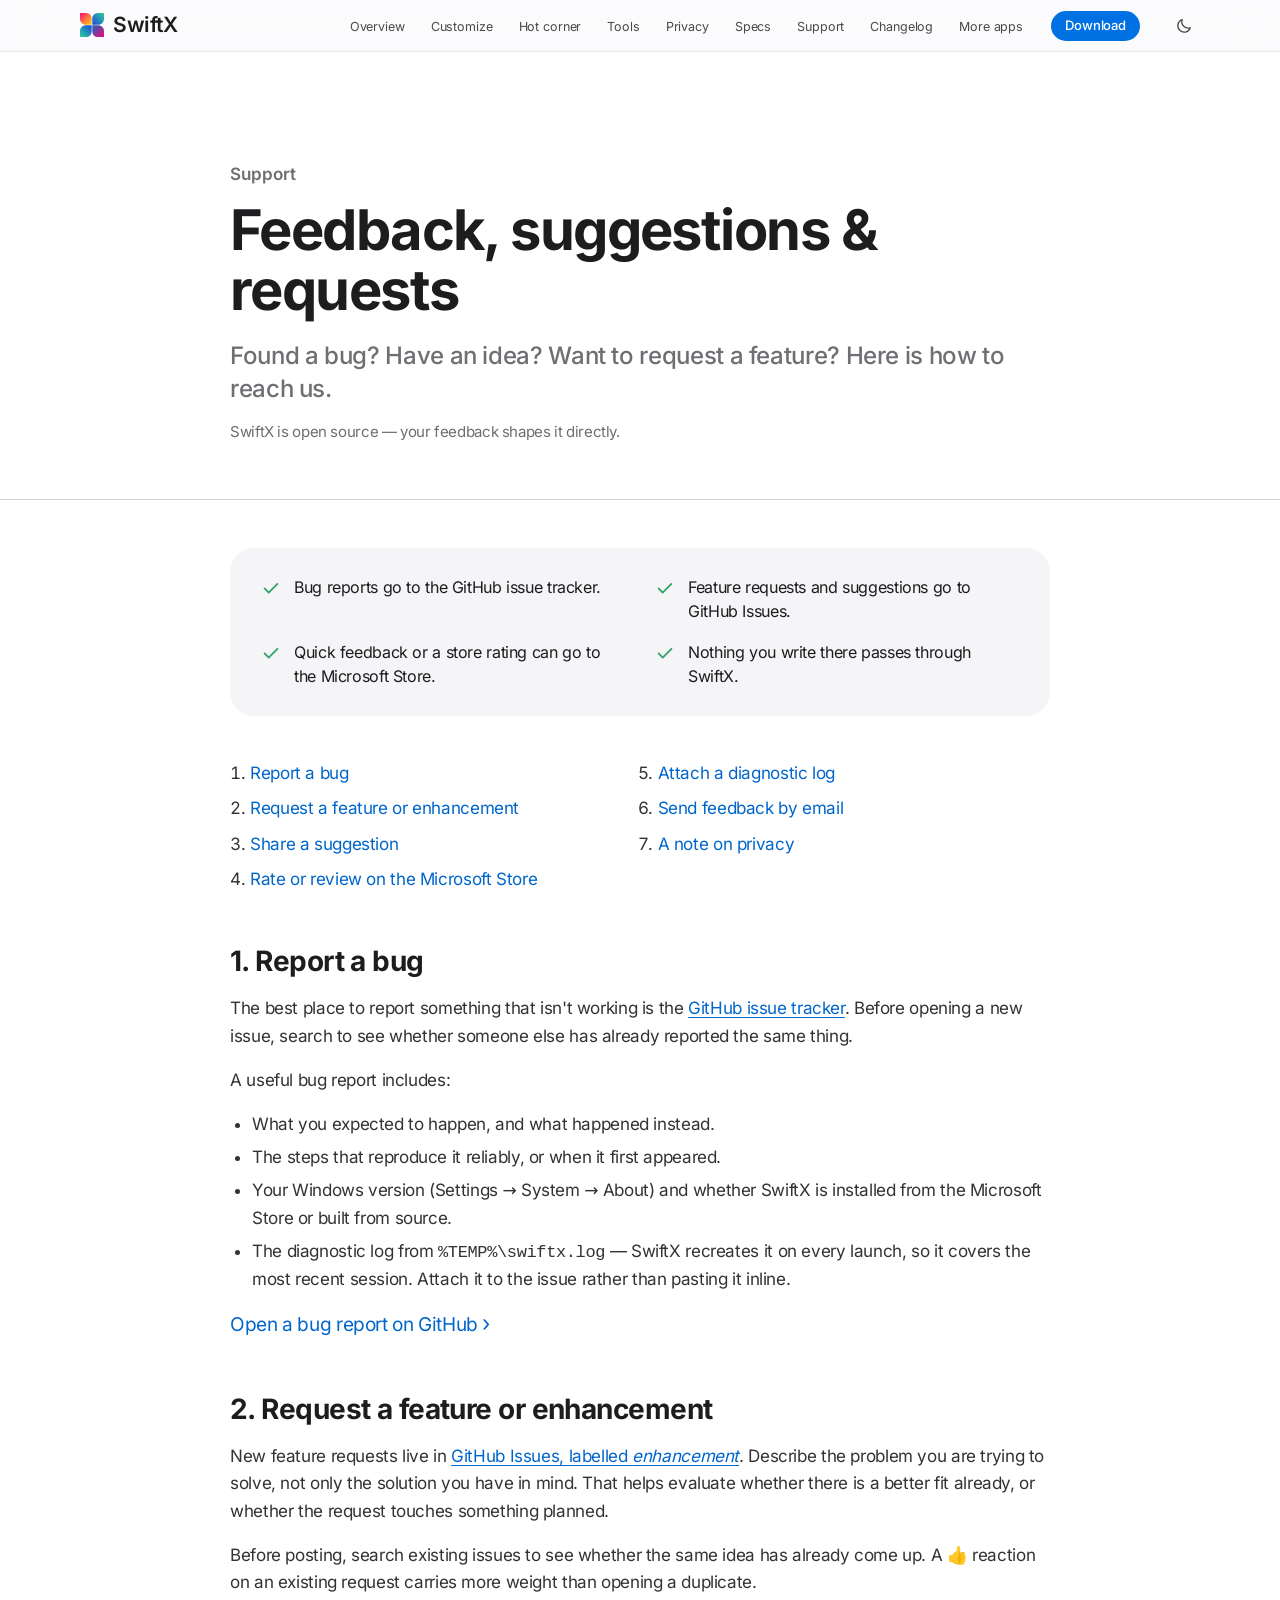
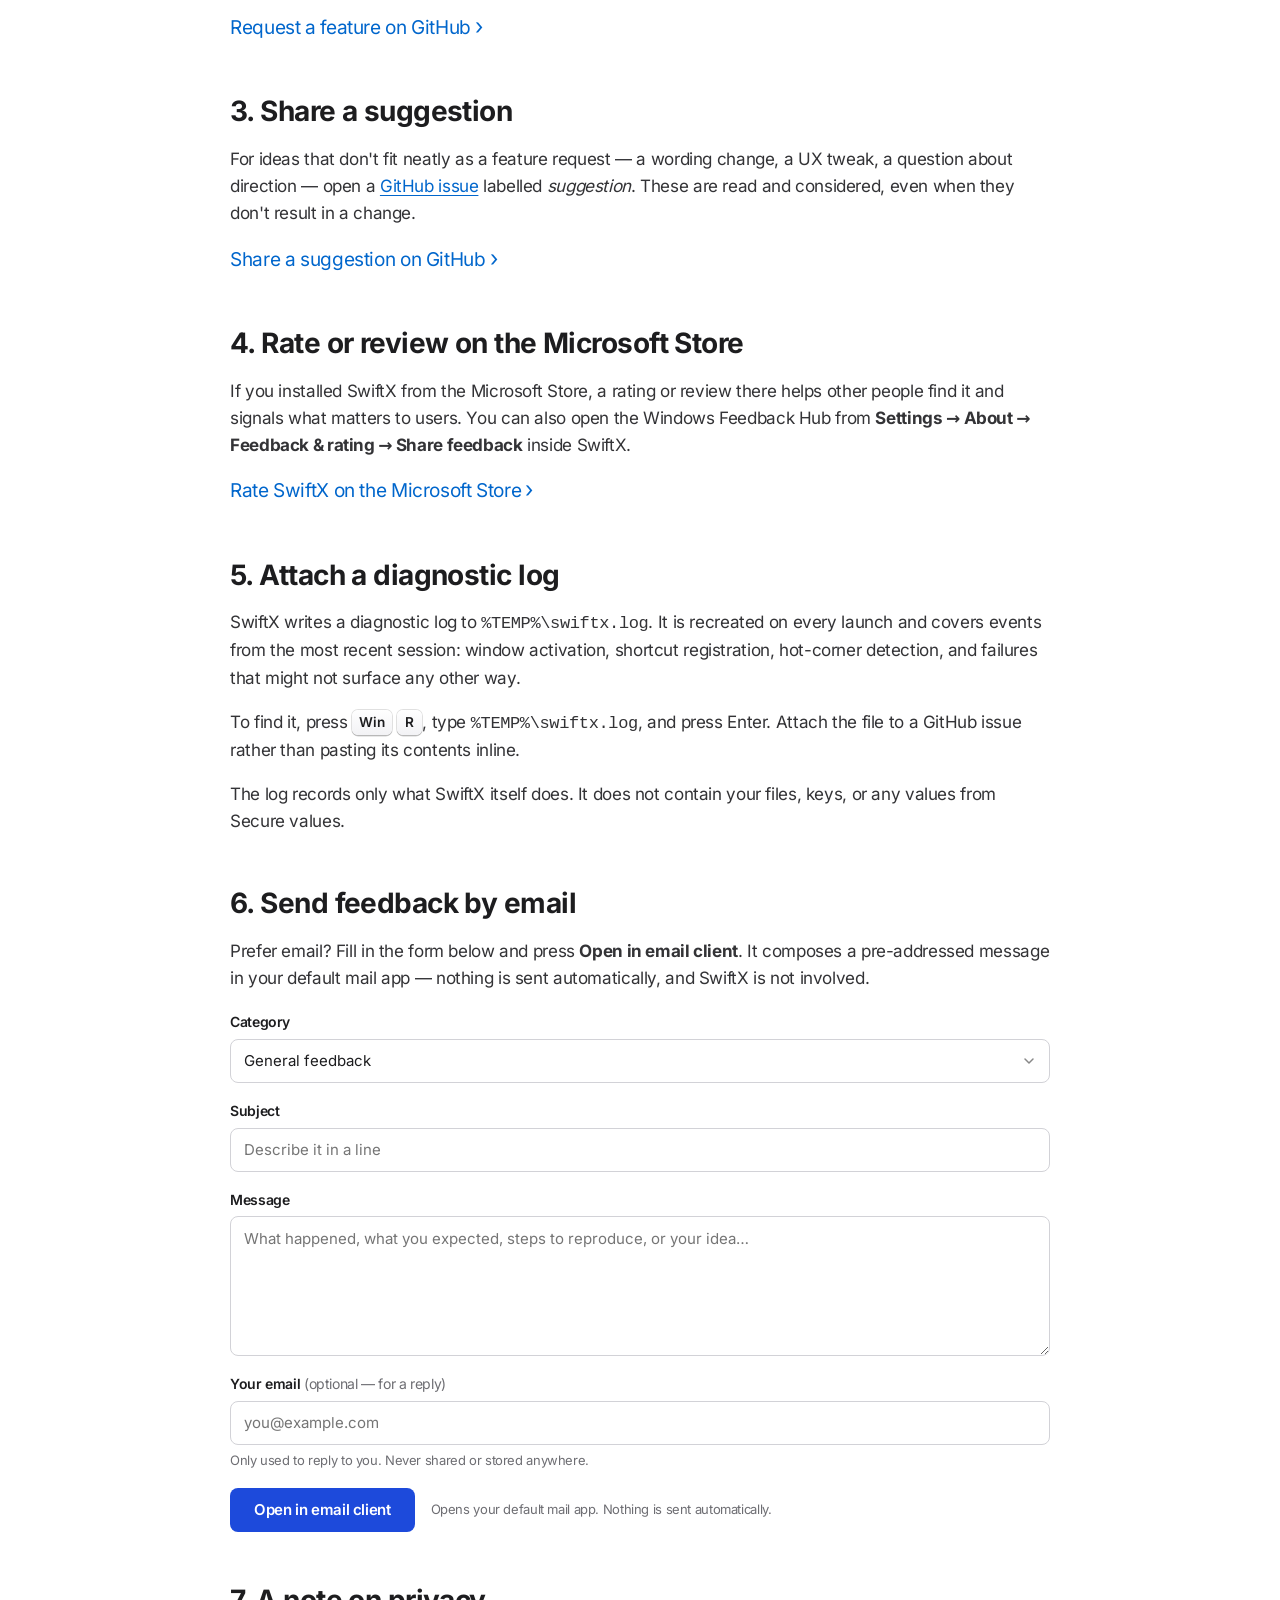
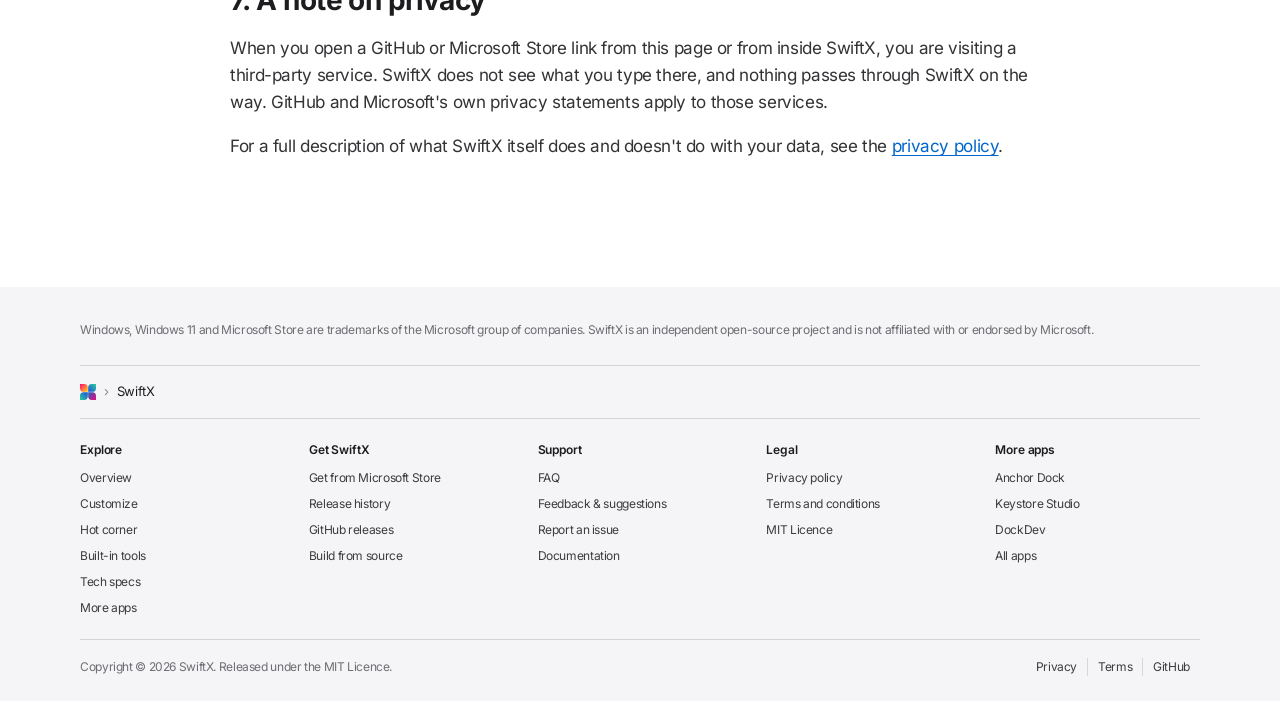
<file: website/feedback.html>
<!doctype html>
<html lang="en" class="no-js">
<head>
  <meta charset="utf-8">
  <meta name="viewport" content="width=device-width, initial-scale=1, viewport-fit=cover">
  <title>Feedback &amp; suggestions — SwiftX</title>
  <meta name="description" content="Report a bug, suggest a feature, or share feedback on SwiftX. Everything goes through GitHub Issues and the Microsoft Store.">
  <meta name="theme-color" content="#ffffff">
  <meta name="robots" content="index, follow, max-image-preview:large">
  <link rel="canonical" href="https://swiftx-app.com/feedback">
  <meta property="og:type" content="website">
  <meta property="og:site_name" content="SwiftX">
  <meta property="og:locale" content="en_US">
  <meta property="og:title" content="Feedback &amp; suggestions — SwiftX">
  <meta property="og:description" content="Report a bug, suggest a feature, or share feedback on SwiftX.">
  <meta property="og:url" content="https://swiftx-app.com/feedback">
  <meta property="og:image" content="https://swiftx-app.com/assets/img/og.png">
  <meta property="og:image:width" content="1200">
  <meta property="og:image:height" content="630">
  <meta property="og:image:alt" content="The SwiftX orbit: eight glass items around the four-petal SwiftX mark.">
  <meta name="twitter:card" content="summary_large_image">
  <meta name="twitter:title" content="Feedback &amp; suggestions — SwiftX">
  <meta name="twitter:description" content="Report a bug, suggest a feature, or share feedback on SwiftX. Everything goes through GitHub Issues and the Microsoft Store.">
  <meta name="twitter:image" content="https://swiftx-app.com/assets/img/og.png">
  <link rel="icon" href="favicon.svg" type="image/svg+xml">
  <link rel="icon" href="assets/img/favicon-32.png" sizes="32x32" type="image/png">
  <link rel="apple-touch-icon" href="assets/img/apple-touch-icon.png">
  <link rel="manifest" href="site.webmanifest">
  <link rel="preload" href="assets/fonts/inter-latin-var.woff2" as="font" type="font/woff2" crossorigin>
  <link rel="stylesheet" href="assets/css/site.css">
  <link rel="stylesheet" href="assets/css/theme.css">
  <script src="assets/js/theme.js"></script>
  <script type="application/ld+json">
  {
    "@context": "https://schema.org",
    "@type": "BreadcrumbList",
    "itemListElement": [
      { "@type": "ListItem", "position": 1, "name": "SwiftX", "item": "https://swiftx-app.com/" },
      { "@type": "ListItem", "position": 2, "name": "Feedback & suggestions", "item": "https://swiftx-app.com/feedback" }
    ]
  }
  </script>
  <style>
    /* ── email feedback form ── */
    .feedback-form { margin-top: 20px; display: flex; flex-direction: column; gap: 18px; }
    .fb-field { display: flex; flex-direction: column; gap: 6px; }
    .fb-label { font-size: 14px; font-weight: 600; color: var(--ink); }
    .fb-label span { font-weight: 400; color: var(--ink-2); }
    .fb-input,
    .fb-select,
    .fb-textarea {
      font: inherit;
      font-size: 15px;
      color: var(--ink);
      background: var(--paper);
      border: 1px solid var(--line);
      border-radius: 8px;
      padding: 10px 13px;
      transition: border-color .15s, box-shadow .15s;
      width: 100%;
      box-sizing: border-box;
    }
    .fb-input:focus-visible,
    .fb-select:focus-visible,
    .fb-textarea:focus-visible {
      outline: none;
      border-color: var(--acc, #1d4adb);
      box-shadow: 0 0 0 3px color-mix(in srgb, var(--acc, #1d4adb) 20%, transparent);
    }
    .fb-textarea { resize: vertical; min-height: 140px; line-height: 1.55; }
    .fb-select { appearance: none; -webkit-appearance: none; cursor: pointer;
      background-image: url("data:image/svg+xml,%3Csvg xmlns='http://www.w3.org/2000/svg' viewBox='0 0 16 16' fill='none' stroke='%23888' stroke-width='1.5' stroke-linecap='round' stroke-linejoin='round'%3E%3Cpath d='m4 6 4 4 4-4'/%3E%3C/svg%3E");
      background-repeat: no-repeat;
      background-position: right 12px center;
      background-size: 16px;
      padding-right: 36px;
    }
    .fb-hint { font-size: 13px; color: var(--ink-2); }
    .fb-actions { display: flex; align-items: center; gap: 16px; flex-wrap: wrap; }
    .fb-submit {
      font: inherit; font-size: 15px; font-weight: 600;
      color: #fff;
      background: var(--acc, #1d4adb);
      border: none; border-radius: 8px;
      padding: 11px 24px;
      cursor: pointer;
      transition: opacity .15s;
    }
    .fb-submit:hover { opacity: .88; }
    .fb-submit:active { opacity: .76; }
    .fb-note { font-size: 13px; color: var(--ink-2); }
    .fb-confirm { display: none; font-size: 14px; color: #30a46c; font-weight: 500; margin-top: 4px; }
    .fb-confirm.show { display: block; }
  </style>
</head>
<body class="doc-page">
  <a class="skip" href="#main">Skip to content</a>

  <!-- ================================================================ NAV -->
  <nav class="nav" aria-label="SwiftX" data-open="false">
    <div class="wrap nav-inner">
      <a class="brand" href="/" aria-label="SwiftX home">
        <img src="assets/img/mark.svg" alt="" width="24" height="24">SwiftX
      </a>
      <button class="nav-toggle" type="button" aria-label="Menu" aria-expanded="false" aria-controls="nav-links">
        <svg viewBox="0 0 18 18" fill="none" stroke="currentColor" stroke-width="1.6" stroke-linecap="round" stroke-linejoin="round"><path d="m4 7 5 5 5-5"/></svg>
      </button>
      <ul class="nav-links" id="nav-links">
        <li><a href="/#summon">Overview</a></li>
        <li><a href="/#customize">Customize</a></li>
        <li><a href="/#corner">Hot corner</a></li>
        <li><a href="/#tools">Tools</a></li>
        <li><a href="/#privacy">Privacy</a></li>
        <li><a href="/#specs">Specs</a></li>
        <li><a href="/#faq">Support</a></li>
        <li><a href="/changelog">Changelog</a></li>
        <li><a href="/more">More apps</a></li>
      </ul>
      <a class="btn btn-primary btn-sm" href="https://apps.microsoft.com/detail/9pk5wx5sswts" aria-label="Download SwiftX from the Microsoft Store">Download</a>
    </div>
  </nav>

  <main id="main" data-tone="light">
    <header class="doc-hero">
      <div class="wrap-narrow">
        <p class="eyebrow">Support</p>
        <h1 class="title">Feedback, suggestions &amp; requests</h1>
        <p class="lede">Found a bug? Have an idea? Want to request a feature? Here is how to reach us.</p>
        <p class="meta">SwiftX is open source — your feedback shapes it directly.</p>
      </div>
    </header>

    <article class="doc">
      <div class="wrap-narrow">

        <div class="summary" aria-label="At a glance">
          <div><svg viewBox="0 0 24 24" aria-hidden="true"><path d="m5 12.5 4.5 4.5L19 7.5"/></svg><span>Bug reports go to the GitHub issue tracker.</span></div>
          <div><svg viewBox="0 0 24 24" aria-hidden="true"><path d="m5 12.5 4.5 4.5L19 7.5"/></svg><span>Feature requests and suggestions go to GitHub Issues.</span></div>
          <div><svg viewBox="0 0 24 24" aria-hidden="true"><path d="m5 12.5 4.5 4.5L19 7.5"/></svg><span>Quick feedback or a store rating can go to the Microsoft Store.</span></div>
          <div><svg viewBox="0 0 24 24" aria-hidden="true"><path d="m5 12.5 4.5 4.5L19 7.5"/></svg><span>Nothing you write there passes through SwiftX.</span></div>
        </div>

        <ol class="toc">
          <li><a href="#bugs">Report a bug</a></li>
          <li><a href="#features">Request a feature or enhancement</a></li>
          <li><a href="#suggestions">Share a suggestion</a></li>
          <li><a href="#store">Rate or review on the Microsoft Store</a></li>
          <li><a href="#logs">Attach a diagnostic log</a></li>
          <li><a href="#email">Send feedback by email</a></li>
          <li><a href="#privacy-note">A note on privacy</a></li>
        </ol>

        <h2 id="bugs">1. Report a bug</h2>
        <p>The best place to report something that isn't working is the <a href="https://github.com/framedparadox/SwiftX/issues">GitHub issue tracker</a>. Before opening a new issue, search to see whether someone else has already reported the same thing.</p>
        <p>A useful bug report includes:</p>
        <ul>
          <li>What you expected to happen, and what happened instead.</li>
          <li>The steps that reproduce it reliably, or when it first appeared.</li>
          <li>Your Windows version (Settings → System → About) and whether SwiftX is installed from the Microsoft Store or built from source.</li>
          <li>The diagnostic log from <code>%TEMP%\swiftx.log</code> — SwiftX recreates it on every launch, so it covers the most recent session. Attach it to the issue rather than pasting it inline.</li>
        </ul>
        <p><a class="link-arrow" href="https://github.com/framedparadox/SwiftX/issues/new?labels=bug">Open a bug report on GitHub</a></p>

        <h2 id="features">2. Request a feature or enhancement</h2>
        <p>New feature requests live in <a href="https://github.com/framedparadox/SwiftX/issues?q=is%3Aissue+label%3Aenhancement">GitHub Issues, labelled <em>enhancement</em></a>. Describe the problem you are trying to solve, not only the solution you have in mind. That helps evaluate whether there is a better fit already, or whether the request touches something planned.</p>
        <p>Before posting, search existing issues to see whether the same idea has already come up. A 👍 reaction on an existing request carries more weight than opening a duplicate.</p>
        <p><a class="link-arrow" href="https://github.com/framedparadox/SwiftX/issues/new?labels=enhancement">Request a feature on GitHub</a></p>

        <h2 id="suggestions">3. Share a suggestion</h2>
        <p>For ideas that don't fit neatly as a feature request — a wording change, a UX tweak, a question about direction — open a <a href="https://github.com/framedparadox/SwiftX/issues">GitHub issue</a> labelled <em>suggestion</em>. These are read and considered, even when they don't result in a change.</p>
        <p><a class="link-arrow" href="https://github.com/framedparadox/SwiftX/issues/new?labels=suggestion">Share a suggestion on GitHub</a></p>

        <h2 id="store">4. Rate or review on the Microsoft Store</h2>
        <p>If you installed SwiftX from the Microsoft Store, a rating or review there helps other people find it and signals what matters to users. You can also open the Windows Feedback Hub from <b>Settings → About → Feedback &amp; rating → Share feedback</b> inside SwiftX.</p>
        <p><a class="link-arrow" href="https://apps.microsoft.com/detail/9pk5wx5sswts#reviews">Rate SwiftX on the Microsoft Store</a></p>

        <h2 id="logs">5. Attach a diagnostic log</h2>
        <p>SwiftX writes a diagnostic log to <code>%TEMP%\swiftx.log</code>. It is recreated on every launch and covers events from the most recent session: window activation, shortcut registration, hot-corner detection, and failures that might not surface any other way.</p>
        <p>To find it, press <kbd>Win</kbd> <kbd>R</kbd>, type <code>%TEMP%\swiftx.log</code>, and press Enter. Attach the file to a GitHub issue rather than pasting its contents inline.</p>
        <p>The log records only what SwiftX itself does. It does not contain your files, keys, or any values from Secure values.</p>

        <h2 id="email">6. Send feedback by email</h2>
        <p>Prefer email? Fill in the form below and press <b>Open in email client</b>. It composes a pre-addressed message in your default mail app — nothing is sent automatically, and SwiftX is not involved.</p>
        <!-- TODO: replace hello@swiftx-app.com with your real contact address -->
        <form class="feedback-form" id="feedback-form" novalidate>
          <div class="fb-field">
            <label class="fb-label" for="fb-category">Category</label>
            <select class="fb-select" id="fb-category" name="category">
              <option value="Bug report">Bug report</option>
              <option value="Feature request">Feature request</option>
              <option value="Enhancement">Enhancement</option>
              <option value="General feedback" selected>General feedback</option>
              <option value="Other">Other</option>
            </select>
          </div>
          <div class="fb-field">
            <label class="fb-label" for="fb-subject">Subject</label>
            <input class="fb-input" type="text" id="fb-subject" name="subject" placeholder="Describe it in a line" maxlength="200" required>
          </div>
          <div class="fb-field">
            <label class="fb-label" for="fb-message">Message</label>
            <textarea class="fb-textarea" id="fb-message" name="message" placeholder="What happened, what you expected, steps to reproduce, or your idea…" required></textarea>
          </div>
          <div class="fb-field">
            <label class="fb-label" for="fb-reply">Your email <span>(optional — for a reply)</span></label>
            <input class="fb-input" type="email" id="fb-reply" name="reply" placeholder="you@example.com" maxlength="254">
            <span class="fb-hint">Only used to reply to you. Never shared or stored anywhere.</span>
          </div>
          <div class="fb-actions">
            <button class="fb-submit" type="submit">Open in email client</button>
            <span class="fb-note">Opens your default mail app. Nothing is sent automatically.</span>
          </div>
          <p class="fb-confirm" id="fb-confirm" role="status" aria-live="polite">Your email client should have opened. Thank you for the feedback.</p>
        </form>

        <h2 id="privacy-note">7. A note on privacy</h2>
        <p>When you open a GitHub or Microsoft Store link from this page or from inside SwiftX, you are visiting a third-party service. SwiftX does not see what you type there, and nothing passes through SwiftX on the way. GitHub and Microsoft's own privacy statements apply to those services.</p>
        <p>For a full description of what SwiftX itself does and doesn't do with your data, see the <a href="/privacy">privacy policy</a>.</p>

      </div>
    </article>
  </main>

  <!-- ============================================================ FOOTER -->
  <footer class="footer" data-tone="light">
    <div class="wrap">
      <div class="footer-notes">
        <p>Windows, Windows 11 and Microsoft Store are trademarks of the Microsoft group of companies. SwiftX is an independent open-source project and is not affiliated with or endorsed by Microsoft.</p>
      </div>
      <div class="footer-crumb"><img src="assets/img/mark.svg" alt="" width="16" height="16"><span class="chev">›</span><span>SwiftX</span></div>
      <div class="footer-cols">
        <div><h2>Explore</h2><ul><li><a href="/#summon">Overview</a></li><li><a href="/#customize">Customize</a></li><li><a href="/#corner">Hot corner</a></li><li><a href="/#tools">Built-in tools</a></li><li><a href="/#specs">Tech specs</a></li><li><a href="/more">More apps</a></li></ul></div>
        <div><h2>Get SwiftX</h2><ul><li><a href="https://apps.microsoft.com/detail/9pk5wx5sswts">Get from Microsoft Store</a></li><li><a href="/changelog">Release history</a></li><li><a href="https://github.com/framedparadox/SwiftX/releases">GitHub releases</a></li><li><a href="/#start">Build from source</a></li></ul></div>
        <div><h2>Support</h2><ul><li><a href="/#faq">FAQ</a></li><li><a href="/feedback">Feedback &amp; suggestions</a></li><li><a href="https://github.com/framedparadox/SwiftX/issues">Report an issue</a></li><li><a href="https://github.com/framedparadox/SwiftX#readme">Documentation</a></li></ul></div>
        <div><h2>Legal</h2><ul><li><a href="/privacy">Privacy policy</a></li><li><a href="/terms">Terms and conditions</a></li><li><a href="https://github.com/framedparadox/SwiftX/blob/main/LICENSE">MIT Licence</a></li></ul></div>
        <div><h2>More apps</h2><ul><li><a href="https://anchordock-app.com/">Anchor Dock</a></li><li><a href="https://keystore-studio.app/">Keystore Studio</a></li><li><a href="https://apps.microsoft.com/detail/9n9p794jzq7p">DockDev</a></li><li><a href="/more">All apps</a></li></ul></div>
      </div>
      <div class="footer-legal">
        <span>Copyright © <span data-year>2026</span> SwiftX. Released under the MIT Licence.</span>
        <nav aria-label="Legal"><a href="/privacy">Privacy</a><a href="/terms">Terms</a><a href="https://github.com/framedparadox/SwiftX">GitHub</a></nav>
      </div>
    </div>
  </footer>

  <div class="toast" id="toast" role="status" aria-live="polite"></div>
  <script src="assets/js/site.js" defer></script>
  <script>
    (function () {
      /* TODO: replace with your real contact address */
      var TO = 'hello@swiftx-app.com';

      var form    = document.getElementById('feedback-form');
      var confirm = document.getElementById('fb-confirm');
      if (!form) return;

      form.addEventListener('submit', function (e) {
        e.preventDefault();

        var category = document.getElementById('fb-category').value.trim();
        var subject  = document.getElementById('fb-subject').value.trim();
        var message  = document.getElementById('fb-message').value.trim();
        var reply    = document.getElementById('fb-reply').value.trim();

        if (!subject || !message) {
          var missing = !subject ? document.getElementById('fb-subject') : document.getElementById('fb-message');
          missing.focus();
          return;
        }

        var fullSubject = '[' + category + '] ' + subject;
        var body = message;
        if (reply) body += '\n\n-- \nReply to: ' + reply;

        var uri = 'mailto:' + TO
          + '?subject=' + encodeURIComponent(fullSubject)
          + '&body='    + encodeURIComponent(body);

        window.location.href = uri;

        confirm.classList.add('show');
        setTimeout(function () { confirm.classList.remove('show'); }, 6000);
      });
    })();
  </script>
</body>
</html>
</file>
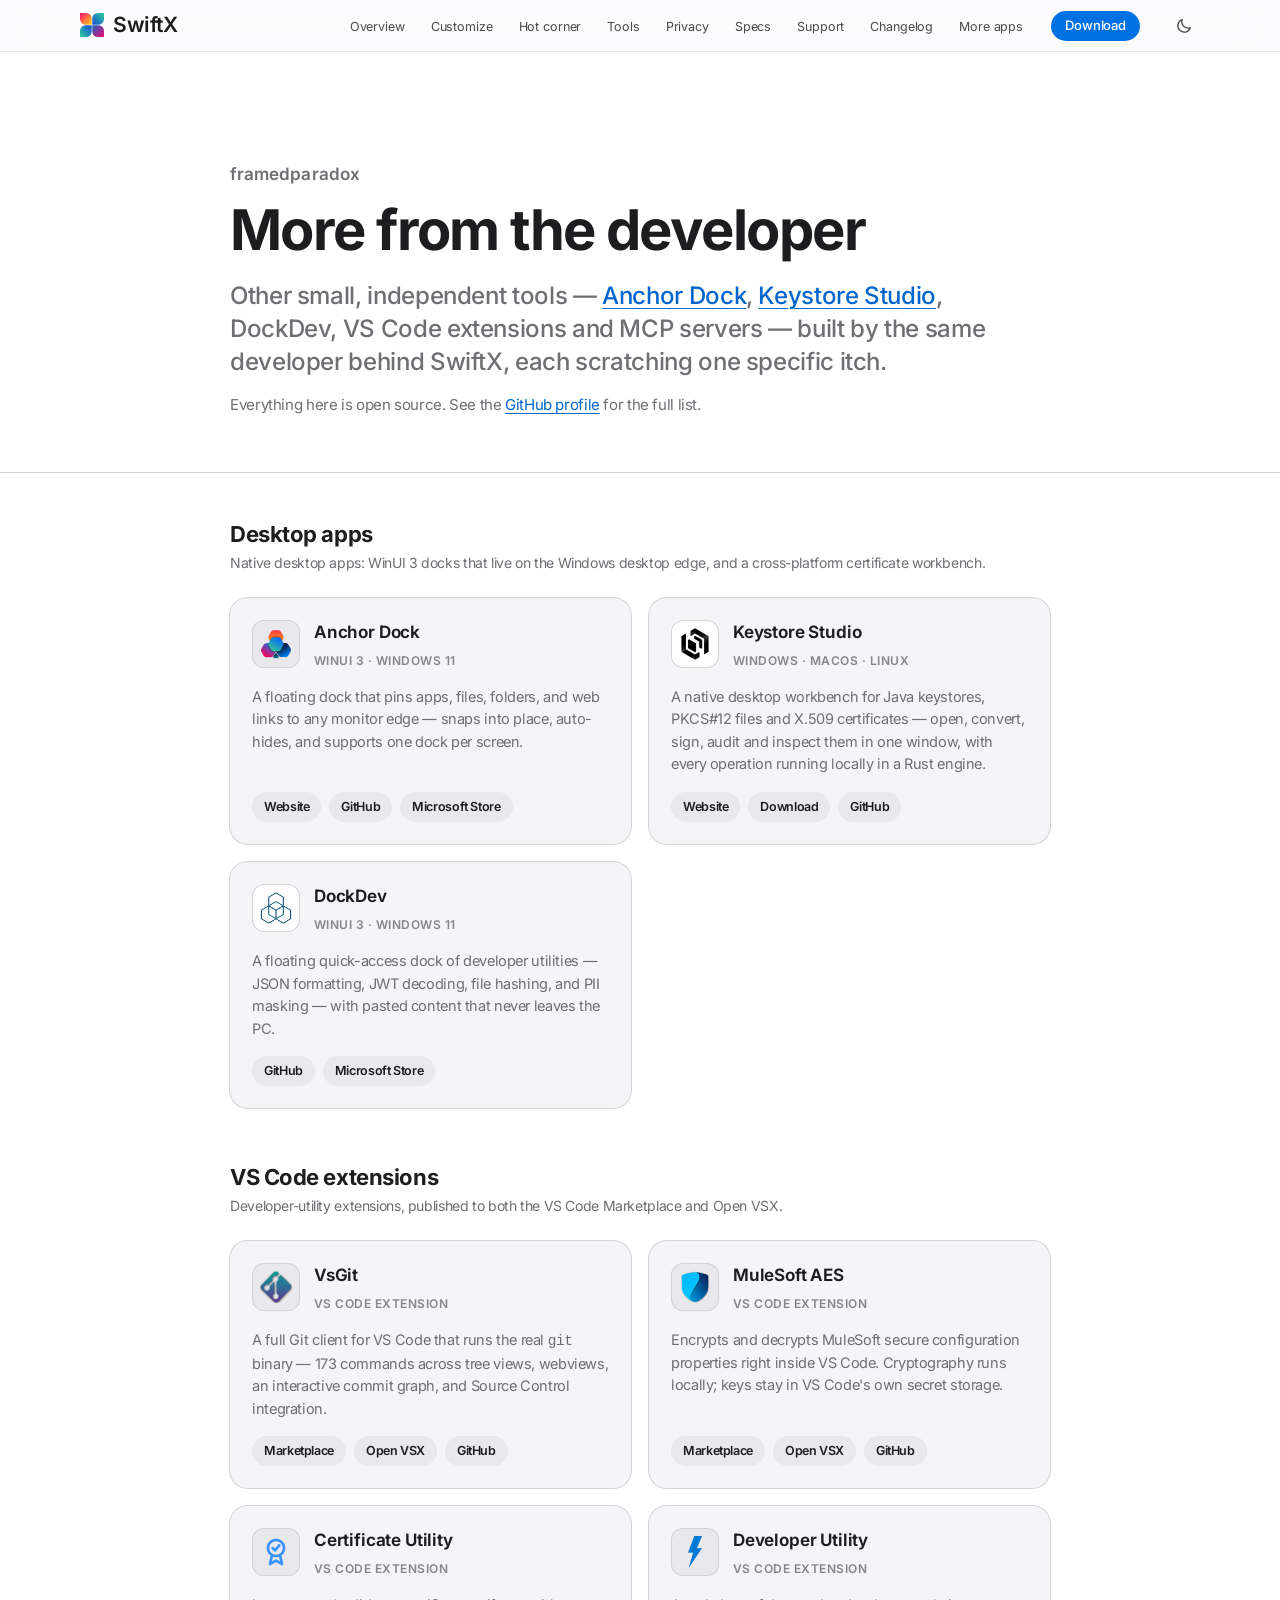
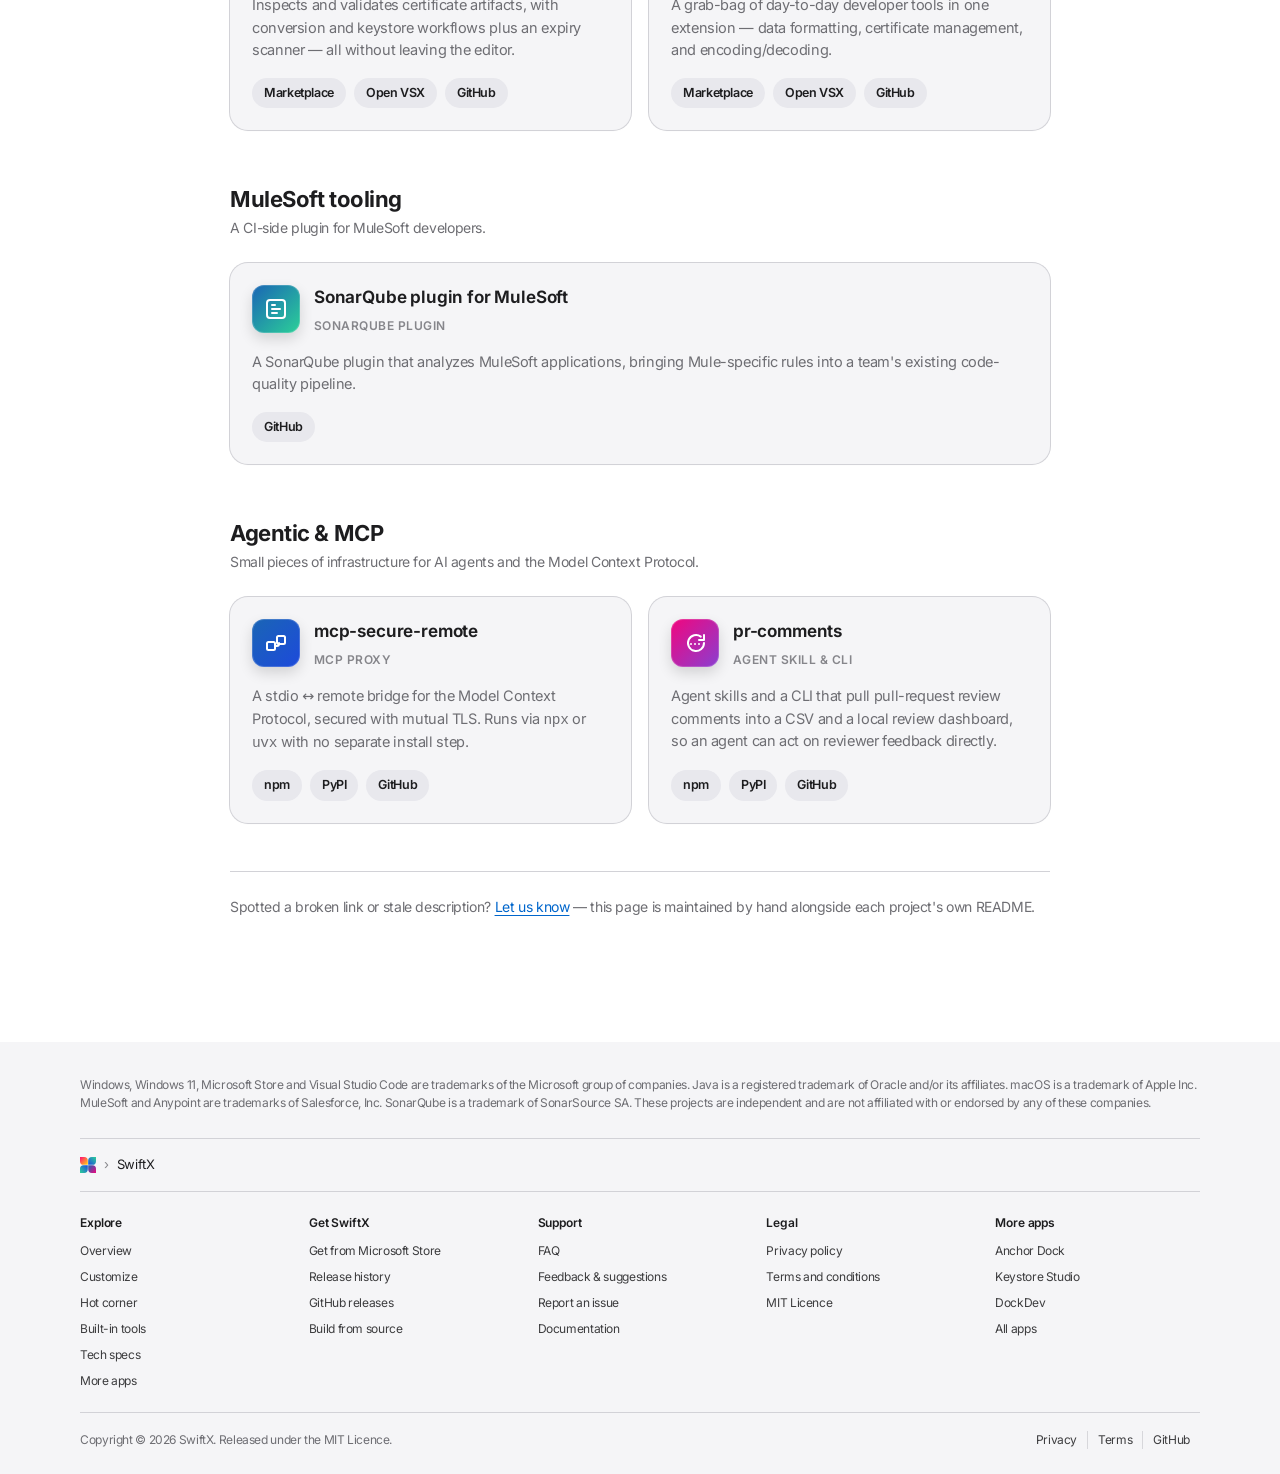
<file: website/more.html>
<!doctype html>
<html lang="en" class="no-js">
<head>
  <meta charset="utf-8">
  <meta name="viewport" content="width=device-width, initial-scale=1, viewport-fit=cover">
  <title>More apps from the SwiftX developer — Anchor Dock, Keystore Studio, DockDev</title>
  <meta name="description" content="Free, open-source apps from the developer behind SwiftX: Anchor Dock, Keystore Studio and DockDev for the desktop, plus VS Code extensions, MuleSoft tooling and MCP servers.">
  <meta name="theme-color" content="#ffffff">
  <meta name="robots" content="index, follow, max-image-preview:large">
  <link rel="canonical" href="https://swiftx-app.com/more">
  <meta property="og:type" content="website">
  <meta property="og:site_name" content="SwiftX">
  <meta property="og:locale" content="en_US">
  <meta property="og:title" content="More apps from the SwiftX developer — Anchor Dock, Keystore Studio, DockDev">
  <meta property="og:description" content="Free, open-source apps from the developer behind SwiftX: Anchor Dock, Keystore Studio and DockDev for the desktop, plus VS Code extensions, MuleSoft tooling and MCP servers.">
  <meta property="og:url" content="https://swiftx-app.com/more">
  <meta property="og:image" content="https://swiftx-app.com/assets/img/og.png">
  <meta property="og:image:width" content="1200">
  <meta property="og:image:height" content="630">
  <meta property="og:image:alt" content="The SwiftX orbit: eight glass items around the four-petal SwiftX mark.">
  <meta name="twitter:card" content="summary_large_image">
  <meta name="twitter:title" content="More apps from the SwiftX developer — Anchor Dock, Keystore Studio, DockDev">
  <meta name="twitter:description" content="Free, open-source apps from the developer behind SwiftX: Anchor Dock, Keystore Studio and DockDev for the desktop, plus VS Code extensions, MuleSoft tooling and MCP servers.">
  <meta name="twitter:image" content="https://swiftx-app.com/assets/img/og.png">
  <link rel="icon" href="favicon.svg" type="image/svg+xml">
  <link rel="icon" href="assets/img/favicon-32.png" sizes="32x32" type="image/png">
  <link rel="apple-touch-icon" href="assets/img/apple-touch-icon.png">
  <link rel="manifest" href="site.webmanifest">
  <link rel="preload" href="assets/fonts/inter-latin-var.woff2" as="font" type="font/woff2" crossorigin>
  <link rel="stylesheet" href="assets/css/site.css">
  <link rel="stylesheet" href="assets/css/theme.css">
  <script src="assets/js/theme.js"></script>
  <script type="application/ld+json">
  {
    "@context": "https://schema.org",
    "@type": "BreadcrumbList",
    "itemListElement": [
      { "@type": "ListItem", "position": 1, "name": "SwiftX", "item": "https://swiftx-app.com/" },
      { "@type": "ListItem", "position": 2, "name": "More from the developer", "item": "https://swiftx-app.com/more" }
    ]
  }
  </script>
  <script type="application/ld+json">
{
  "@context": "https://schema.org",
  "@type": "ItemList",
  "name": "More apps from the SwiftX developer",
  "itemListElement": [
    {
      "@type": "ListItem",
      "position": 1,
      "item": {
        "@type": "SoftwareApplication",
        "name": "Anchor Dock",
        "url": "https://anchordock-app.com/",
        "description": "A floating dock for Windows 11 that pins apps, files, folders and web links to any monitor edge.",
        "applicationCategory": "DesktopEnhancementApplication",
        "operatingSystem": "Windows 11",
        "offers": {
          "@type": "Offer",
          "price": "0",
          "priceCurrency": "USD"
        },
        "sameAs": [
          "https://apps.microsoft.com/detail/9nlp5cwmkdj0",
          "https://github.com/framedparadox/anchor-dock"
        ],
        "downloadUrl": "https://apps.microsoft.com/detail/9nlp5cwmkdj0"
      }
    },
    {
      "@type": "ListItem",
      "position": 2,
      "item": {
        "@type": "SoftwareApplication",
        "name": "Keystore Studio",
        "url": "https://keystore-studio.app/",
        "description": "A native desktop workbench for Java keystores, PKCS#12 files and X.509 certificates. Open, convert, sign, audit and inspect, locally.",
        "applicationCategory": "DeveloperApplication",
        "operatingSystem": "Windows, macOS, Linux",
        "offers": {
          "@type": "Offer",
          "price": "0",
          "priceCurrency": "USD"
        },
        "sameAs": [
          "https://github.com/framedparadox/keystore-studio"
        ],
        "downloadUrl": "https://keystore-studio.app/downloads/"
      }
    },
    {
      "@type": "ListItem",
      "position": 3,
      "item": {
        "@type": "SoftwareApplication",
        "name": "DockDev",
        "url": "https://apps.microsoft.com/detail/9n9p794jzq7p",
        "description": "A floating quick-access dock of developer utilities for Windows 11: JSON formatting, JWT decoding, file hashing and PII masking.",
        "applicationCategory": "DeveloperApplication",
        "operatingSystem": "Windows 11",
        "offers": {
          "@type": "Offer",
          "price": "0",
          "priceCurrency": "USD"
        },
        "sameAs": [
          "https://github.com/framedparadox/dockdev"
        ],
        "downloadUrl": "https://apps.microsoft.com/detail/9n9p794jzq7p"
      }
    },
    {
      "@type": "ListItem",
      "position": 4,
      "item": {
        "@type": "SoftwareApplication",
        "name": "VsGit",
        "url": "https://marketplace.visualstudio.com/items?itemName=framedparadox.vsgit-vscode",
        "description": "A full Git client for VS Code that runs the real git binary.",
        "applicationCategory": "DeveloperApplication",
        "operatingSystem": "Visual Studio Code",
        "offers": {
          "@type": "Offer",
          "price": "0",
          "priceCurrency": "USD"
        },
        "sameAs": [
          "https://open-vsx.org/extension/framedparadox/vsgit-vscode",
          "https://github.com/framedparadox/vsgit-vscode"
        ]
      }
    },
    {
      "@type": "ListItem",
      "position": 5,
      "item": {
        "@type": "SoftwareApplication",
        "name": "MuleSoft AES",
        "url": "https://marketplace.visualstudio.com/items?itemName=framedparadox.mule-aes",
        "description": "Encrypt and decrypt MuleSoft secure configuration properties in VS Code.",
        "applicationCategory": "DeveloperApplication",
        "operatingSystem": "Visual Studio Code",
        "offers": {
          "@type": "Offer",
          "price": "0",
          "priceCurrency": "USD"
        },
        "sameAs": [
          "https://open-vsx.org/extension/framedparadox/mule-aes",
          "https://github.com/framedparadox/mulesoft-aes-vscode"
        ]
      }
    },
    {
      "@type": "ListItem",
      "position": 6,
      "item": {
        "@type": "SoftwareApplication",
        "name": "Certificate Utility",
        "url": "https://marketplace.visualstudio.com/items?itemName=framedparadox.certi",
        "description": "Inspect, validate and convert certificates and keystores in VS Code.",
        "applicationCategory": "DeveloperApplication",
        "operatingSystem": "Visual Studio Code",
        "offers": {
          "@type": "Offer",
          "price": "0",
          "priceCurrency": "USD"
        },
        "sameAs": [
          "https://open-vsx.org/extension/framedparadox/certi",
          "https://github.com/framedparadox/cert-util-vscode"
        ]
      }
    },
    {
      "@type": "ListItem",
      "position": 7,
      "item": {
        "@type": "SoftwareApplication",
        "name": "Developer Utility",
        "url": "https://marketplace.visualstudio.com/items?itemName=framedparadox.dev-x",
        "description": "Data formatting, certificate management and encoding tools for VS Code.",
        "applicationCategory": "DeveloperApplication",
        "operatingSystem": "Visual Studio Code",
        "offers": {
          "@type": "Offer",
          "price": "0",
          "priceCurrency": "USD"
        },
        "sameAs": [
          "https://open-vsx.org/extension/framedparadox/dev-x",
          "https://github.com/framedparadox/developer-util-vscode"
        ]
      }
    }
  ]
}
  </script>
  <style>
    /* ── more-from-the-developer page ── */

    .more-group { margin-top: 56px; }
    .more-group:first-of-type { margin-top: 0; }
    .more-group-head { margin-bottom: 24px; }
    .more-group-head h2 {
      font-size: 22px !important;
      letter-spacing: -0.02em !important;
      margin: 0 0 4px !important;
      color: var(--ink);
    }
    .doc .more-group-head p { margin: 0 !important; font-size: 14px !important; color: var(--ink-2) !important; }

    .more-grid {
      display: grid;
      grid-template-columns: repeat(auto-fit, minmax(280px, 1fr));
      gap: 18px;
    }

    .app-card {
      position: relative;
      display: flex;
      flex-direction: column;
      gap: 14px;
      padding: 22px;
      border-radius: 18px;
      background: var(--paper-2);
      box-shadow: 0 0 0 1px var(--line), 0 1px 2px rgba(0,0,0,.03);
      color: inherit;
      overflow: hidden;
      transition: transform .32s var(--ease-spring), box-shadow .32s var(--ease-out);
      transform: translateZ(0);
    }
    .app-card:hover,
    .app-card:focus-within {
      transform: translateY(-4px) scale(1.012);
      box-shadow: 0 0 0 1px var(--line), 0 20px 44px rgba(0,0,0,.12);
    }
    .app-card::before {
      content: "";
      position: absolute;
      inset: 0;
      background: var(--brand);
      opacity: 0;
      transition: opacity .32s var(--ease-out);
      pointer-events: none;
    }
    .app-card:hover::before { opacity: .035; }

    .app-card-top { display: flex; align-items: flex-start; gap: 14px; }
    .app-icon {
      flex: none;
      width: 48px; height: 48px;
      border-radius: 12px;
      display: flex; align-items: center; justify-content: center;
      font-size: 20px; font-weight: 700;
      color: #fff;
      box-shadow: inset 0 0 0 1px rgba(255,255,255,.18), 0 6px 14px rgba(0,0,0,.14);
      transition: transform .32s var(--ease-spring);
    }
    .app-card:hover .app-icon { transform: scale(1.08) rotate(-3deg); }
    .app-icon svg { width: 24px; height: 24px; }
    .app-icon.has-logo { background: var(--paper-3); padding: 8px; box-shadow: inset 0 0 0 1px var(--line); }
    .app-icon.has-logo.on-light { background: #fff; }
    .app-icon.has-logo img { width: 100%; height: 100%; object-fit: contain; }

    .app-meta { min-width: 0; }
    .doc .app-name { font-size: 17px !important; font-weight: 650 !important; letter-spacing: -0.01em; color: var(--ink) !important; margin: 0 0 2px !important; }
    .app-kicker { font-size: 12px; font-weight: 600; letter-spacing: .04em; color: var(--ink-3); text-transform: uppercase; }

    .doc .app-desc { font-size: 14.5px !important; line-height: 1.55 !important; color: var(--ink-2) !important; margin: 0 !important; flex: 1; }

    .app-links { display: flex; flex-wrap: wrap; gap: 8px; margin-top: 2px; }
    .app-link {
      position: relative;
      z-index: 1;
      display: inline-flex;
      align-items: center;
      gap: 5px;
      font-size: 12.5px;
      font-weight: 600;
      color: var(--ink);
      background: var(--paper-3);
      border-radius: 999px;
      padding: 6px 12px;
      text-decoration: none;
      transition: background .18s, color .18s, transform .18s var(--ease-out);
    }
    .app-link:hover { background: var(--ink); color: var(--paper); transform: translateY(-1px); }
    .app-link svg { width: 12px; height: 12px; flex: none; }

    .doc .more-note {
      margin-top: 48px !important;
      font-size: 14px !important;
      color: var(--ink-2) !important;
      border-top: 1px solid var(--line);
      padding-top: 24px;
    }

    @media (max-width: 480px) {
      .app-card { padding: 18px; }
    }
  </style>
</head>
<body class="doc-page">
  <a class="skip" href="#main">Skip to content</a>

  <!-- ================================================================ NAV -->
  <nav class="nav" aria-label="SwiftX" data-open="false">
    <div class="wrap nav-inner">
      <a class="brand" href="/" aria-label="SwiftX home">
        <img src="assets/img/mark.svg" alt="" width="24" height="24">SwiftX
      </a>
      <button class="nav-toggle" type="button" aria-label="Menu" aria-expanded="false" aria-controls="nav-links">
        <svg viewBox="0 0 18 18" fill="none" stroke="currentColor" stroke-width="1.6" stroke-linecap="round" stroke-linejoin="round"><path d="m4 7 5 5 5-5"/></svg>
      </button>
      <ul class="nav-links" id="nav-links">
        <li><a href="/#summon">Overview</a></li>
        <li><a href="/#customize">Customize</a></li>
        <li><a href="/#corner">Hot corner</a></li>
        <li><a href="/#tools">Tools</a></li>
        <li><a href="/#privacy">Privacy</a></li>
        <li><a href="/#specs">Specs</a></li>
        <li><a href="/#faq">Support</a></li>
        <li><a href="/changelog">Changelog</a></li>
        <li><a href="/more">More apps</a></li>
      </ul>
      <a class="btn btn-primary btn-sm" href="https://apps.microsoft.com/detail/9pk5wx5sswts" aria-label="Download SwiftX from the Microsoft Store">Download</a>
    </div>
  </nav>

  <main id="main" data-tone="light">
    <header class="doc-hero">
      <div class="wrap-narrow">
        <p class="eyebrow">framedparadox</p>
        <h1 class="title">More from the developer</h1>
        <p class="lede">Other small, independent tools — <a href="https://anchordock-app.com/">Anchor Dock</a>, <a href="https://keystore-studio.app/">Keystore Studio</a>, DockDev, VS Code extensions and MCP servers — built by the same developer behind SwiftX, each scratching one specific itch.</p>
        <p class="meta">Everything here is open source. See the <a href="https://github.com/framedparadox">GitHub profile</a> for the full list.</p>
      </div>
    </header>

    <article class="doc">
      <div class="wrap-narrow">

        <!-- ═══════════════════════ Windows apps ═══════════════════════ -->
        <section class="more-group">
          <div class="more-group-head reveal">
            <h2>Desktop apps</h2>
            <p>Native desktop apps: WinUI 3 docks that live on the Windows desktop edge, and a cross-platform certificate workbench.</p>
          </div>
          <div class="more-grid">

            <article class="app-card reveal">
              <div class="app-card-top">
                <div class="app-icon has-logo">
                  <img src="assets/img/logos/anchor-dock.png" alt="" width="48" height="48" loading="lazy">
                </div>
                <div class="app-meta">
                  <h3 class="app-name">Anchor Dock</h3>
                  <span class="app-kicker">WinUI 3 · Windows 11</span>
                </div>
              </div>
              <p class="app-desc">A floating dock that pins apps, files, folders, and web links to any monitor edge — snaps into place, auto-hides, and supports one dock per screen.</p>
              <div class="app-links">
                <a class="app-link" href="https://anchordock-app.com/" target="_blank" rel="noopener">Website</a>
                <a class="app-link" href="https://github.com/framedparadox/anchor-dock" target="_blank" rel="noopener">GitHub</a>
                <a class="app-link" href="https://apps.microsoft.com/detail/9nlp5cwmkdj0" target="_blank" rel="noopener">Microsoft Store</a>
              </div>
            </article>

            <article class="app-card reveal">
              <div class="app-card-top">
                <div class="app-icon has-logo on-light">
                  <img src="assets/img/logos/keystore-studio.png" alt="" width="48" height="48" loading="lazy">
                </div>
                <div class="app-meta">
                  <h3 class="app-name">Keystore Studio</h3>
                  <span class="app-kicker">Windows · macOS · Linux</span>
                </div>
              </div>
              <p class="app-desc">A native desktop workbench for Java keystores, PKCS#12 files and X.509 certificates — open, convert, sign, audit and inspect them in one window, with every operation running locally in a Rust engine.</p>
              <div class="app-links">
                <a class="app-link" href="https://keystore-studio.app/" target="_blank" rel="noopener">Website</a>
                <a class="app-link" href="https://keystore-studio.app/downloads/" target="_blank" rel="noopener">Download</a>
                <a class="app-link" href="https://github.com/framedparadox/keystore-studio" target="_blank" rel="noopener">GitHub</a>
              </div>
            </article>

            <article class="app-card reveal">
              <div class="app-card-top">
                <div class="app-icon has-logo on-light">
                  <img src="assets/img/logos/dockdev.png" alt="" width="48" height="48" loading="lazy">
                </div>
                <div class="app-meta">
                  <h3 class="app-name">DockDev</h3>
                  <span class="app-kicker">WinUI 3 · Windows 11</span>
                </div>
              </div>
              <p class="app-desc">A floating quick-access dock of developer utilities — JSON formatting, JWT decoding, file hashing, and PII masking — with pasted content that never leaves the PC.</p>
              <div class="app-links">
                <a class="app-link" href="https://github.com/framedparadox/dockdev" target="_blank" rel="noopener">GitHub</a>
                <a class="app-link" href="https://apps.microsoft.com/detail/9n9p794jzq7p" target="_blank" rel="noopener">Microsoft Store</a>
              </div>
            </article>

          </div>
        </section>

        <!-- ═══════════════════════ VS Code extensions ═══════════════════════ -->
        <section class="more-group">
          <div class="more-group-head reveal">
            <h2>VS Code extensions</h2>
            <p>Developer-utility extensions, published to both the VS Code Marketplace and Open VSX.</p>
          </div>
          <div class="more-grid">

            <article class="app-card reveal">
              <div class="app-card-top">
                <div class="app-icon has-logo">
                  <img src="assets/img/logos/vsgit.png" alt="" width="48" height="48" loading="lazy">
                </div>
                <div class="app-meta">
                  <h3 class="app-name">VsGit</h3>
                  <span class="app-kicker">VS Code extension</span>
                </div>
              </div>
              <p class="app-desc">A full Git client for VS Code that runs the real <code>git</code> binary — 173 commands across tree views, webviews, an interactive commit graph, and Source Control integration.</p>
              <div class="app-links">
                <a class="app-link" href="https://marketplace.visualstudio.com/items?itemName=framedparadox.vsgit-vscode" target="_blank" rel="noopener">Marketplace</a>
                <a class="app-link" href="https://open-vsx.org/extension/framedparadox/vsgit-vscode" target="_blank" rel="noopener">Open VSX</a>
                <a class="app-link" href="https://github.com/framedparadox/vsgit-vscode" target="_blank" rel="noopener">GitHub</a>
              </div>
            </article>

            <article class="app-card reveal">
              <div class="app-card-top">
                <div class="app-icon has-logo">
                  <img src="assets/img/logos/mulesoft-aes.png" alt="" width="48" height="48" loading="lazy">
                </div>
                <div class="app-meta">
                  <h3 class="app-name">MuleSoft AES</h3>
                  <span class="app-kicker">VS Code extension</span>
                </div>
              </div>
              <p class="app-desc">Encrypts and decrypts MuleSoft secure configuration properties right inside VS Code. Cryptography runs locally; keys stay in VS Code's own secret storage.</p>
              <div class="app-links">
                <a class="app-link" href="https://marketplace.visualstudio.com/items?itemName=framedparadox.mule-aes" target="_blank" rel="noopener">Marketplace</a>
                <a class="app-link" href="https://open-vsx.org/extension/framedparadox/mule-aes" target="_blank" rel="noopener">Open VSX</a>
                <a class="app-link" href="https://github.com/framedparadox/mulesoft-aes-vscode" target="_blank" rel="noopener">GitHub</a>
              </div>
            </article>

            <article class="app-card reveal">
              <div class="app-card-top">
                <div class="app-icon has-logo">
                  <img src="assets/img/logos/certificate-utility.png" alt="" width="48" height="48" loading="lazy">
                </div>
                <div class="app-meta">
                  <h3 class="app-name">Certificate Utility</h3>
                  <span class="app-kicker">VS Code extension</span>
                </div>
              </div>
              <p class="app-desc">Inspects and validates certificate artifacts, with conversion and keystore workflows plus an expiry scanner — all without leaving the editor.</p>
              <div class="app-links">
                <a class="app-link" href="https://marketplace.visualstudio.com/items?itemName=framedparadox.certi" target="_blank" rel="noopener">Marketplace</a>
                <a class="app-link" href="https://open-vsx.org/extension/framedparadox/certi" target="_blank" rel="noopener">Open VSX</a>
                <a class="app-link" href="https://github.com/framedparadox/cert-util-vscode" target="_blank" rel="noopener">GitHub</a>
              </div>
            </article>

            <article class="app-card reveal">
              <div class="app-card-top">
                <div class="app-icon has-logo">
                  <img src="assets/img/logos/developer-utility.png" alt="" width="48" height="48" loading="lazy">
                </div>
                <div class="app-meta">
                  <h3 class="app-name">Developer Utility</h3>
                  <span class="app-kicker">VS Code extension</span>
                </div>
              </div>
              <p class="app-desc">A grab-bag of day-to-day developer tools in one extension — data formatting, certificate management, and encoding/decoding.</p>
              <div class="app-links">
                <a class="app-link" href="https://marketplace.visualstudio.com/items?itemName=framedparadox.dev-x" target="_blank" rel="noopener">Marketplace</a>
                <a class="app-link" href="https://open-vsx.org/extension/framedparadox/dev-x" target="_blank" rel="noopener">Open VSX</a>
                <a class="app-link" href="https://github.com/framedparadox/developer-util-vscode" target="_blank" rel="noopener">GitHub</a>
              </div>
            </article>

          </div>
        </section>

        <!-- ═══════════════════════ MuleSoft tooling ═══════════════════════ -->
        <section class="more-group">
          <div class="more-group-head reveal">
            <h2>MuleSoft tooling</h2>
            <p>A CI-side plugin for MuleSoft developers.</p>
          </div>
          <div class="more-grid">

            <article class="app-card reveal">
              <div class="app-card-top">
                <div class="app-icon" style="background: linear-gradient(135deg, #1a65b5, #2cd098);">
                  <svg viewBox="0 0 24 24" fill="none" stroke="#fff" stroke-width="2" stroke-linecap="round" stroke-linejoin="round"><rect x="3" y="3" width="18" height="18" rx="3"/><path d="M8 12h8M8 16h5M8 8h3"/></svg>
                </div>
                <div class="app-meta">
                  <h3 class="app-name">SonarQube plugin for MuleSoft</h3>
                  <span class="app-kicker">SonarQube plugin</span>
                </div>
              </div>
              <p class="app-desc">A SonarQube plugin that analyzes MuleSoft applications, bringing Mule-specific rules into a team's existing code-quality pipeline.</p>
              <div class="app-links">
                <a class="app-link" href="https://github.com/framedparadox/sonarqube-mule" target="_blank" rel="noopener">GitHub</a>
              </div>
            </article>

          </div>
        </section>

        <!-- ═══════════════════════ Agentic / MCP ═══════════════════════ -->
        <section class="more-group">
          <div class="more-group-head reveal">
            <h2>Agentic &amp; MCP</h2>
            <p>Small pieces of infrastructure for AI agents and the Model Context Protocol.</p>
          </div>
          <div class="more-grid">

            <article class="app-card reveal">
              <div class="app-card-top">
                <div class="app-icon" style="background: linear-gradient(135deg, #1a65b5, #1d4adb);">
                  <svg viewBox="0 0 24 24" fill="none" stroke="#fff" stroke-width="2" stroke-linecap="round" stroke-linejoin="round"><rect x="3" y="11" width="8" height="8" rx="1.5"/><rect x="13" y="5" width="8" height="8" rx="1.5"/><path d="M11 15h2a2 2 0 0 0 2-2v-1"/></svg>
                </div>
                <div class="app-meta">
                  <h3 class="app-name">mcp-secure-remote</h3>
                  <span class="app-kicker">MCP proxy</span>
                </div>
              </div>
              <p class="app-desc">A stdio ↔ remote bridge for the Model Context Protocol, secured with mutual TLS. Runs via <code>npx</code> or <code>uvx</code> with no separate install step.</p>
              <div class="app-links">
                <a class="app-link" href="https://www.npmjs.com/package/mcp-secure-remote" target="_blank" rel="noopener">npm</a>
                <a class="app-link" href="https://pypi.org/project/mcp-secure-remote/" target="_blank" rel="noopener">PyPI</a>
                <a class="app-link" href="https://github.com/framedparadox/mcp-secure-remote" target="_blank" rel="noopener">GitHub</a>
              </div>
            </article>

            <article class="app-card reveal">
              <div class="app-card-top">
                <div class="app-icon" style="background: linear-gradient(135deg, #f1067e, #8a3fd1);">
                  <svg viewBox="0 0 24 24" fill="none" stroke="#fff" stroke-width="2" stroke-linecap="round" stroke-linejoin="round"><path d="M21 12a8 8 0 1 1-3.2-6.4"/><path d="M21 4v5h-5"/><path d="M8 13h.01M12 13h.01M16 13h.01"/></svg>
                </div>
                <div class="app-meta">
                  <h3 class="app-name">pr-comments</h3>
                  <span class="app-kicker">Agent skill &amp; CLI</span>
                </div>
              </div>
              <p class="app-desc">Agent skills and a CLI that pull pull-request review comments into a CSV and a local review dashboard, so an agent can act on reviewer feedback directly.</p>
              <div class="app-links">
                <a class="app-link" href="https://www.npmjs.com/package/pr-comments" target="_blank" rel="noopener">npm</a>
                <a class="app-link" href="https://pypi.org/project/pr-comments/" target="_blank" rel="noopener">PyPI</a>
                <a class="app-link" href="https://github.com/framedparadox/pr-comments" target="_blank" rel="noopener">GitHub</a>
              </div>
            </article>

          </div>
        </section>

        <p class="more-note">Spotted a broken link or stale description? <a href="/feedback">Let us know</a> — this page is maintained by hand alongside each project's own README.</p>

      </div>
    </article>
  </main>

  <!-- ============================================================ FOOTER -->
  <footer class="footer" data-tone="light">
    <div class="wrap">
      <div class="footer-notes">
        <p>Windows, Windows 11, Microsoft Store and Visual Studio Code are trademarks of the Microsoft group of companies. Java is a registered trademark of Oracle and/or its affiliates. macOS is a trademark of Apple Inc. MuleSoft and Anypoint are trademarks of Salesforce, Inc. SonarQube is a trademark of SonarSource SA. These projects are independent and are not affiliated with or endorsed by any of these companies.</p>
      </div>
      <div class="footer-crumb"><img src="assets/img/mark.svg" alt="" width="16" height="16"><span class="chev">›</span><span>SwiftX</span></div>
      <div class="footer-cols">
        <div><h2>Explore</h2><ul><li><a href="/#summon">Overview</a></li><li><a href="/#customize">Customize</a></li><li><a href="/#corner">Hot corner</a></li><li><a href="/#tools">Built-in tools</a></li><li><a href="/#specs">Tech specs</a></li><li><a href="/more">More apps</a></li></ul></div>
        <div><h2>Get SwiftX</h2><ul><li><a href="https://apps.microsoft.com/detail/9pk5wx5sswts">Get from Microsoft Store</a></li><li><a href="/changelog">Release history</a></li><li><a href="https://github.com/framedparadox/SwiftX/releases">GitHub releases</a></li><li><a href="/#start">Build from source</a></li></ul></div>
        <div><h2>Support</h2><ul><li><a href="/#faq">FAQ</a></li><li><a href="/feedback">Feedback &amp; suggestions</a></li><li><a href="https://github.com/framedparadox/SwiftX/issues">Report an issue</a></li><li><a href="https://github.com/framedparadox/SwiftX#readme">Documentation</a></li></ul></div>
        <div><h2>Legal</h2><ul><li><a href="/privacy">Privacy policy</a></li><li><a href="/terms">Terms and conditions</a></li><li><a href="https://github.com/framedparadox/SwiftX/blob/main/LICENSE">MIT Licence</a></li></ul></div>
        <div><h2>More apps</h2><ul><li><a href="https://anchordock-app.com/">Anchor Dock</a></li><li><a href="https://keystore-studio.app/">Keystore Studio</a></li><li><a href="https://apps.microsoft.com/detail/9n9p794jzq7p">DockDev</a></li><li><a href="/more">All apps</a></li></ul></div>
      </div>
      <div class="footer-legal">
        <span>Copyright © <span data-year>2026</span> SwiftX. Released under the MIT Licence.</span>
        <nav aria-label="Legal"><a href="/privacy">Privacy</a><a href="/terms">Terms</a><a href="https://github.com/framedparadox/SwiftX">GitHub</a></nav>
      </div>
    </div>
  </footer>

  <div class="toast" id="toast" role="status" aria-live="polite"></div>
  <script src="assets/js/site.js" defer></script>
</body>
</html>
</file>
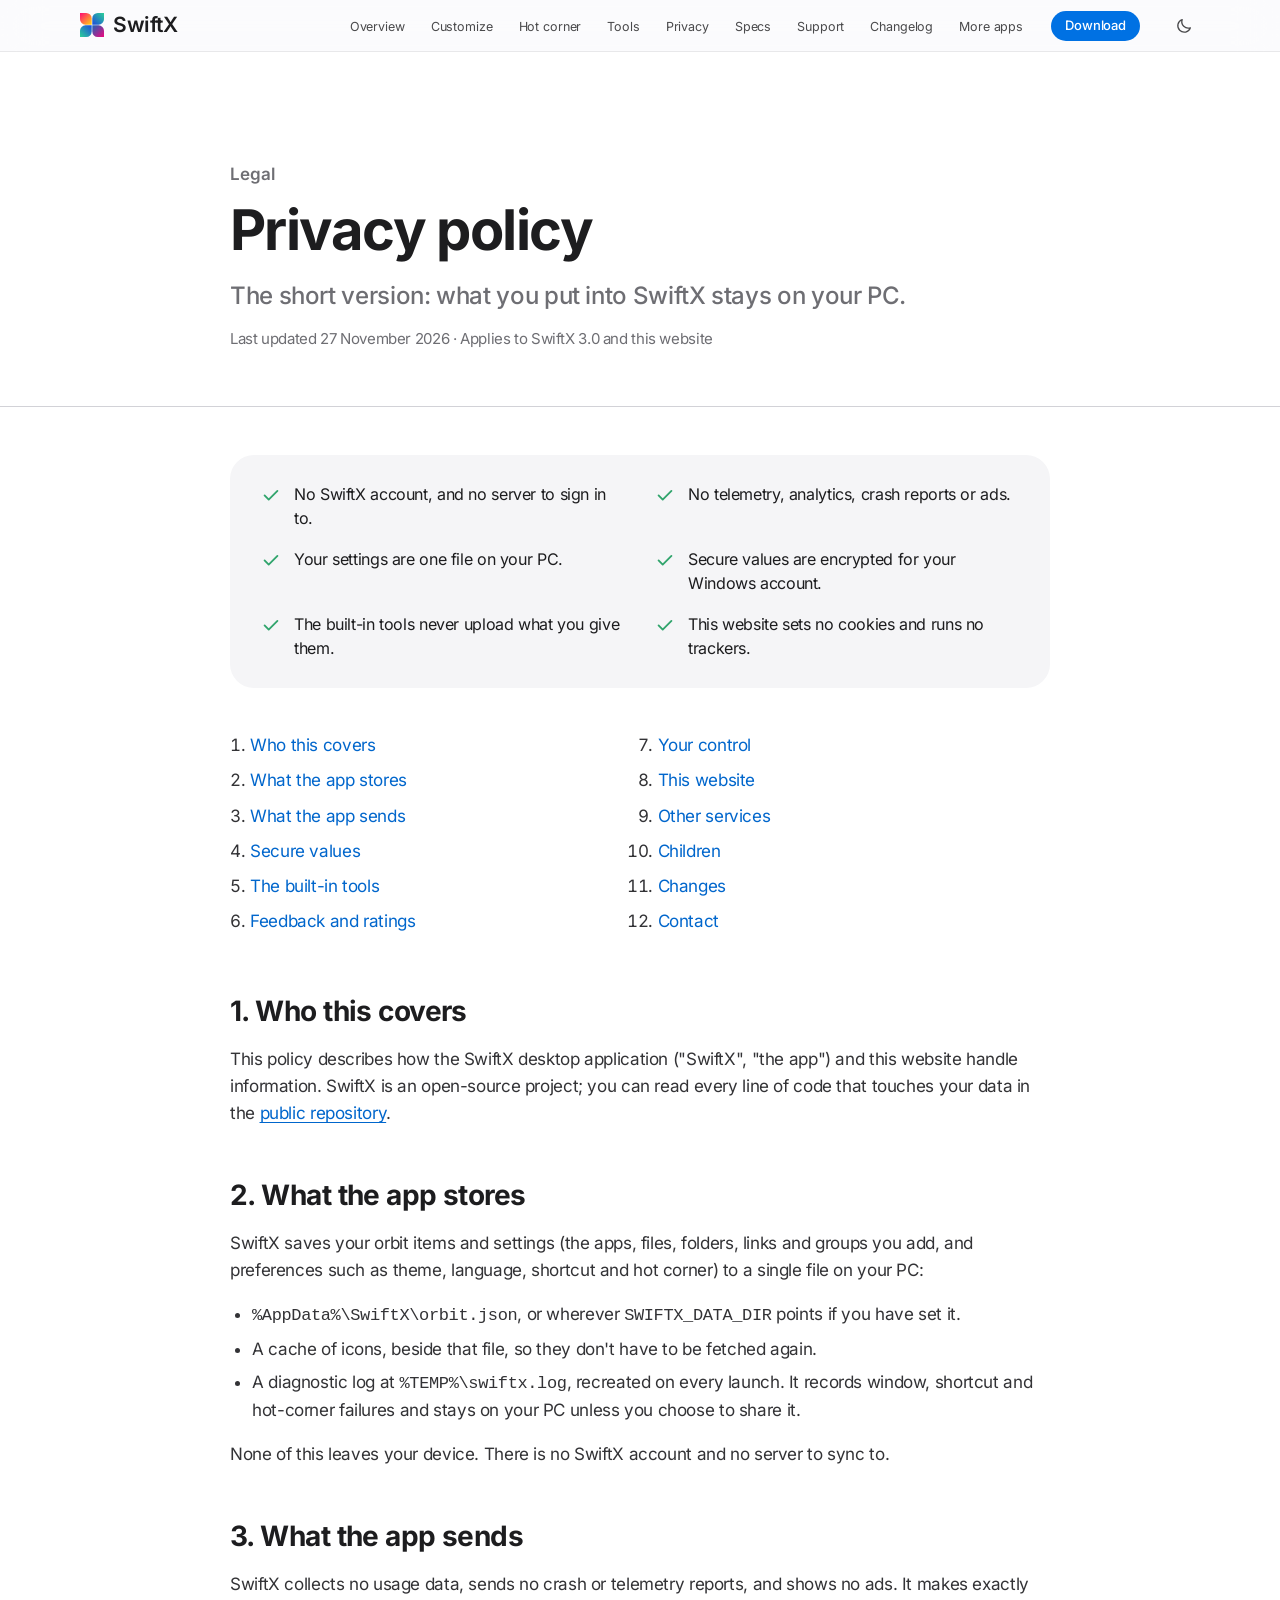
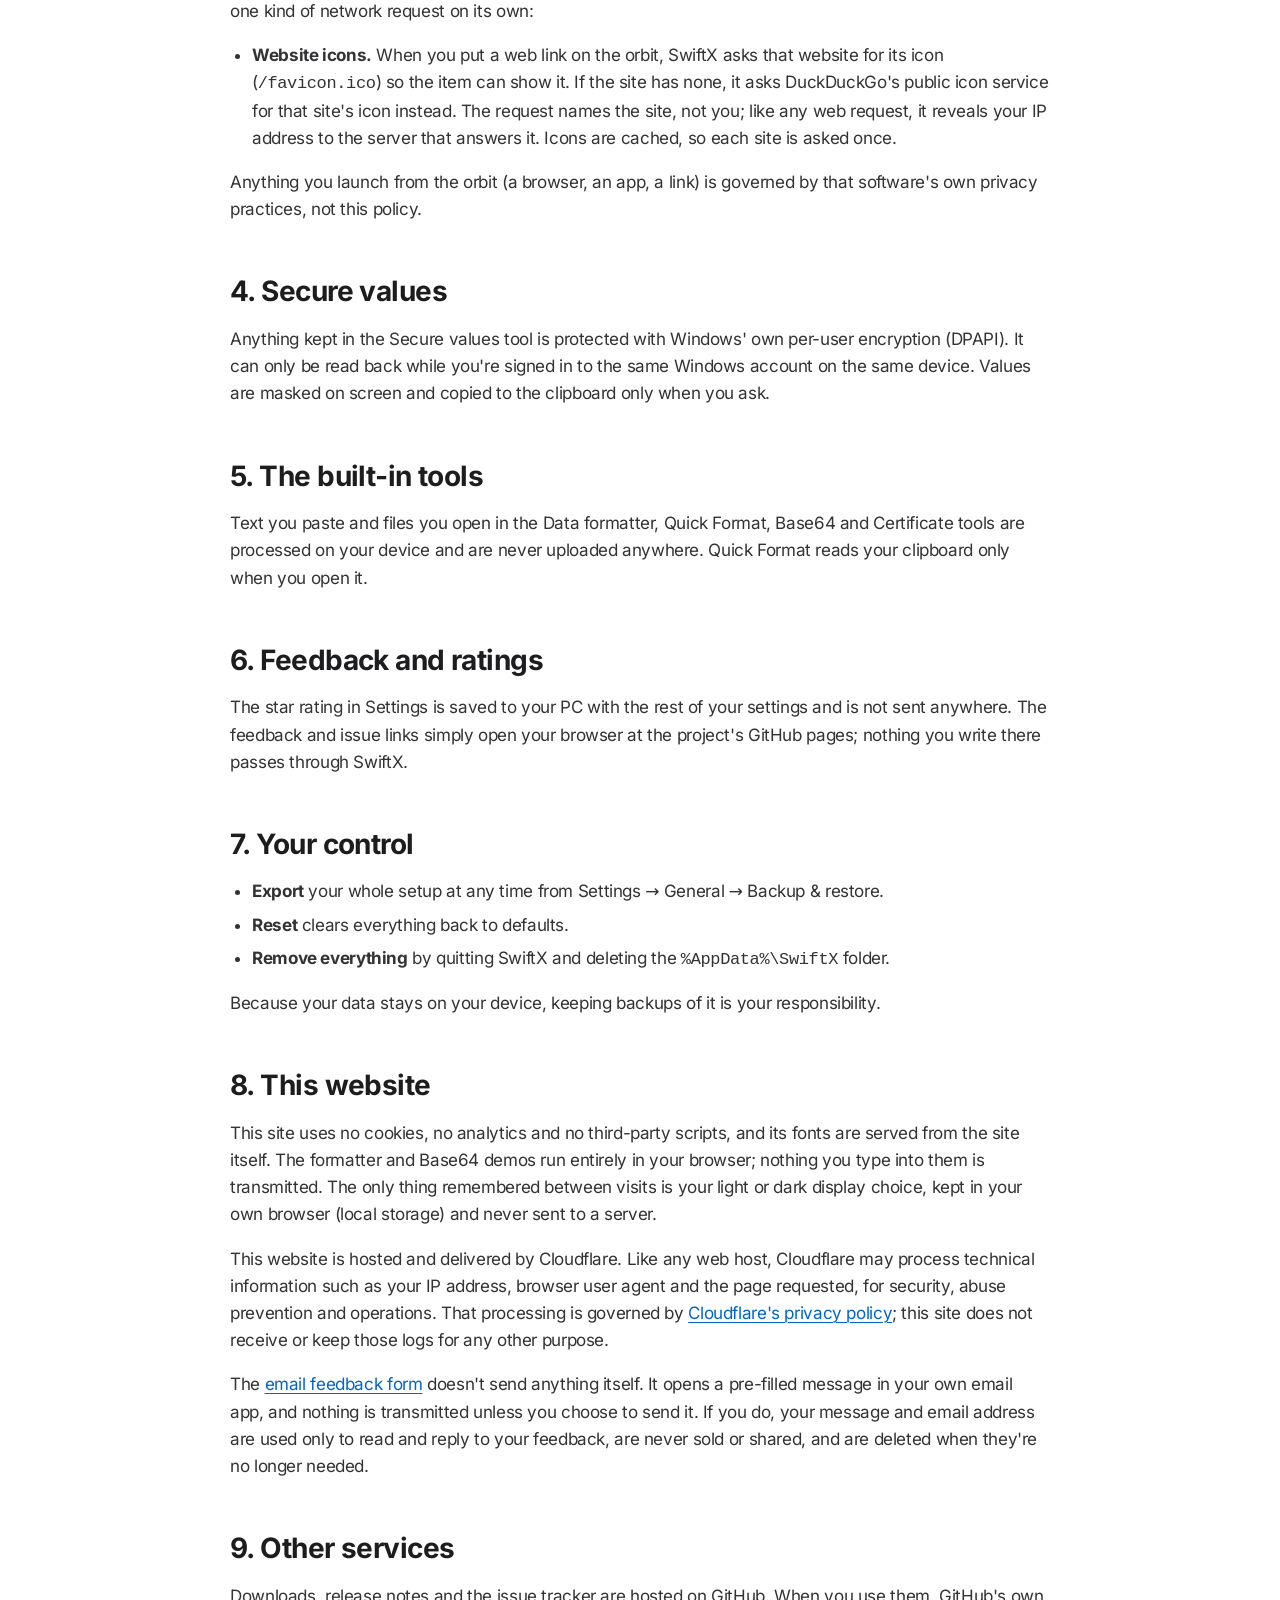
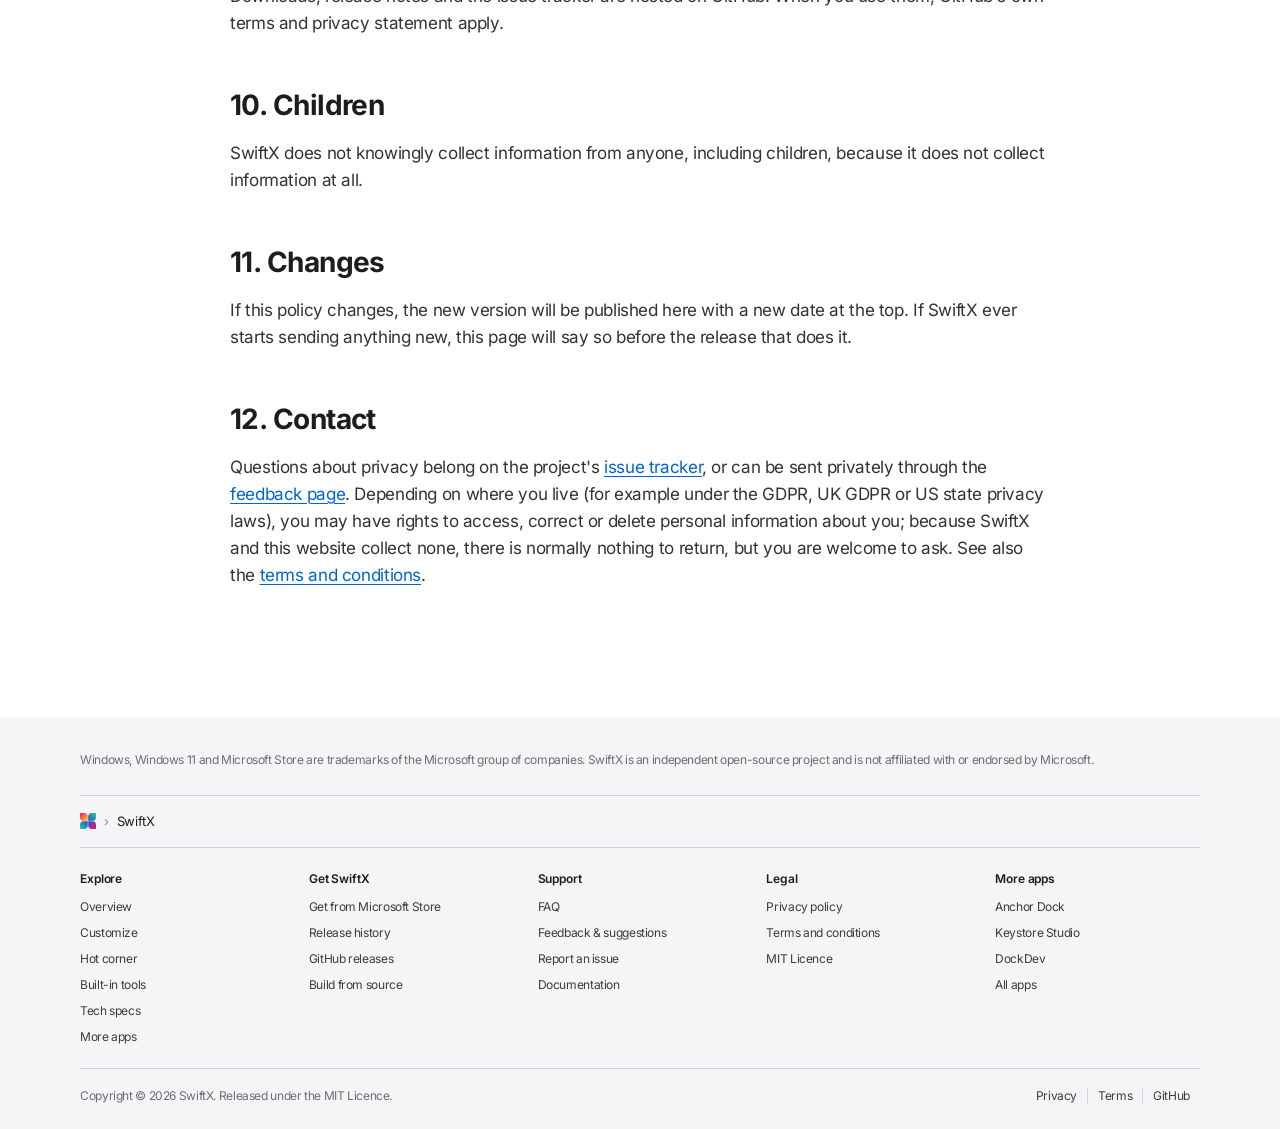
<file: website/privacy.html>
<!doctype html>
<html lang="en" class="no-js">
<head>
  <meta charset="utf-8">
  <meta name="viewport" content="width=device-width, initial-scale=1, viewport-fit=cover">
  <title>Privacy policy — SwiftX</title>
  <meta name="description" content="How SwiftX handles your data: everything stays on your PC. No account, no telemetry, no analytics.">
  <meta name="theme-color" content="#ffffff">
  <meta name="robots" content="index, follow, max-image-preview:large">
  <link rel="canonical" href="https://swiftx-app.com/privacy">
  <meta property="og:type" content="website">
  <meta property="og:site_name" content="SwiftX">
  <meta property="og:locale" content="en_US">
  <meta property="og:title" content="Privacy policy — SwiftX">
  <meta property="og:description" content="How SwiftX handles your data: everything stays on your PC. No account, no telemetry, no analytics.">
  <meta property="og:url" content="https://swiftx-app.com/privacy">
  <meta property="og:image" content="https://swiftx-app.com/assets/img/og.png">
  <meta property="og:image:width" content="1200">
  <meta property="og:image:height" content="630">
  <meta property="og:image:alt" content="The SwiftX orbit: eight glass items around the four-petal SwiftX mark.">
  <meta name="twitter:card" content="summary_large_image">
  <meta name="twitter:title" content="Privacy policy — SwiftX">
  <meta name="twitter:description" content="How SwiftX handles your data: everything stays on your PC. No account, no telemetry, no analytics.">
  <meta name="twitter:image" content="https://swiftx-app.com/assets/img/og.png">
  <link rel="icon" href="favicon.svg" type="image/svg+xml">
  <link rel="icon" href="assets/img/favicon-32.png" sizes="32x32" type="image/png">
  <link rel="apple-touch-icon" href="assets/img/apple-touch-icon.png">
  <link rel="manifest" href="site.webmanifest">
  <link rel="preload" href="assets/fonts/inter-latin-var.woff2" as="font" type="font/woff2" crossorigin>
  <link rel="stylesheet" href="assets/css/site.css">
  <link rel="stylesheet" href="assets/css/theme.css">
  <script src="assets/js/theme.js"></script>
  <script type="application/ld+json">
  {
    "@context": "https://schema.org",
    "@type": "BreadcrumbList",
    "itemListElement": [
      { "@type": "ListItem", "position": 1, "name": "SwiftX", "item": "https://swiftx-app.com/" },
      { "@type": "ListItem", "position": 2, "name": "Privacy policy", "item": "https://swiftx-app.com/privacy" }
    ]
  }
  </script>
</head>
<body class="doc-page">
  <a class="skip" href="#main">Skip to content</a>

  <!-- ================================================================ NAV -->
  <nav class="nav" aria-label="SwiftX" data-open="false">
    <div class="wrap nav-inner">
      <a class="brand" href="/" aria-label="SwiftX home">
        <img src="assets/img/mark.svg" alt="" width="24" height="24">SwiftX
      </a>
      <button class="nav-toggle" type="button" aria-label="Menu" aria-expanded="false" aria-controls="nav-links">
        <svg viewBox="0 0 18 18" fill="none" stroke="currentColor" stroke-width="1.6" stroke-linecap="round" stroke-linejoin="round"><path d="m4 7 5 5 5-5"/></svg>
      </button>
      <ul class="nav-links" id="nav-links">
        <li><a href="/#summon">Overview</a></li>
        <li><a href="/#customize">Customize</a></li>
        <li><a href="/#corner">Hot corner</a></li>
        <li><a href="/#tools">Tools</a></li>
        <li><a href="/#privacy">Privacy</a></li>
        <li><a href="/#specs">Specs</a></li>
        <li><a href="/#faq">Support</a></li>
        <li><a href="/changelog">Changelog</a></li>
        <li><a href="/more">More apps</a></li>
      </ul>
      <a class="btn btn-primary btn-sm" href="https://apps.microsoft.com/detail/9pk5wx5sswts" aria-label="Download SwiftX from the Microsoft Store">Download</a>
    </div>
  </nav>

  <main id="main" data-tone="light">
    <header class="doc-hero">
      <div class="wrap-narrow">
        <p class="eyebrow">Legal</p>
        <h1 class="title">Privacy policy</h1>
        <p class="lede">The short version: what you put into SwiftX stays on your PC.</p>
        <p class="meta">Last updated 27 November 2026 · Applies to SwiftX 3.0 and this website</p>
      </div>
    </header>

    <article class="doc">
      <div class="wrap-narrow">
        <div class="summary" aria-label="At a glance">
          <div><svg viewBox="0 0 24 24" aria-hidden="true"><path d="m5 12.5 4.5 4.5L19 7.5"/></svg><span>No SwiftX account, and no server to sign in to.</span></div>
          <div><svg viewBox="0 0 24 24" aria-hidden="true"><path d="m5 12.5 4.5 4.5L19 7.5"/></svg><span>No telemetry, analytics, crash reports or ads.</span></div>
          <div><svg viewBox="0 0 24 24" aria-hidden="true"><path d="m5 12.5 4.5 4.5L19 7.5"/></svg><span>Your settings are one file on your PC.</span></div>
          <div><svg viewBox="0 0 24 24" aria-hidden="true"><path d="m5 12.5 4.5 4.5L19 7.5"/></svg><span>Secure values are encrypted for your Windows account.</span></div>
          <div><svg viewBox="0 0 24 24" aria-hidden="true"><path d="m5 12.5 4.5 4.5L19 7.5"/></svg><span>The built-in tools never upload what you give them.</span></div>
          <div><svg viewBox="0 0 24 24" aria-hidden="true"><path d="m5 12.5 4.5 4.5L19 7.5"/></svg><span>This website sets no cookies and runs no trackers.</span></div>
        </div>

        <ol class="toc">
          <li><a href="#who">Who this covers</a></li>
          <li><a href="#stores">What the app stores</a></li>
          <li><a href="#network">What the app sends</a></li>
          <li><a href="#secure">Secure values</a></li>
          <li><a href="#tools">The built-in tools</a></li>
          <li><a href="#feedback">Feedback and ratings</a></li>
          <li><a href="#control">Your control</a></li>
          <li><a href="#website">This website</a></li>
          <li><a href="#third">Other services</a></li>
          <li><a href="#children">Children</a></li>
          <li><a href="#changes">Changes</a></li>
          <li><a href="#contact">Contact</a></li>
        </ol>

        <h2 id="who">1. Who this covers</h2>
        <p>This policy describes how the SwiftX desktop application ("SwiftX", "the app") and this website handle information. SwiftX is an open-source project; you can read every line of code that touches your data in the <a href="https://github.com/framedparadox/SwiftX">public repository</a>.</p>

        <h2 id="stores">2. What the app stores</h2>
        <p>SwiftX saves your orbit items and settings (the apps, files, folders, links and groups you add, and preferences such as theme, language, shortcut and hot corner) to a single file on your PC:</p>
        <ul>
          <li><code>%AppData%\SwiftX\orbit.json</code>, or wherever <code>SWIFTX_DATA_DIR</code> points if you have set it.</li>
          <li>A cache of icons, beside that file, so they don't have to be fetched again.</li>
          <li>A diagnostic log at <code>%TEMP%\swiftx.log</code>, recreated on every launch. It records window, shortcut and hot-corner failures and stays on your PC unless you choose to share it.</li>
        </ul>
        <p>None of this leaves your device. There is no SwiftX account and no server to sync to.</p>

        <h2 id="network">3. What the app sends</h2>
        <p>SwiftX collects no usage data, sends no crash or telemetry reports, and shows no ads. It makes exactly one kind of network request on its own:</p>
        <ul>
          <li><b>Website icons.</b> When you put a web link on the orbit, SwiftX asks that website for its icon (<code>/favicon.ico</code>) so the item can show it. If the site has none, it asks DuckDuckGo's public icon service for that site's icon instead. The request names the site, not you; like any web request, it reveals your IP address to the server that answers it. Icons are cached, so each site is asked once.</li>
        </ul>
        <p>Anything you launch from the orbit (a browser, an app, a link) is governed by that software's own privacy practices, not this policy.</p>

        <h2 id="secure">4. Secure values</h2>
        <p>Anything kept in the Secure values tool is protected with Windows' own per-user encryption (DPAPI). It can only be read back while you're signed in to the same Windows account on the same device. Values are masked on screen and copied to the clipboard only when you ask.</p>

        <h2 id="tools">5. The built-in tools</h2>
        <p>Text you paste and files you open in the Data formatter, Quick Format, Base64 and Certificate tools are processed on your device and are never uploaded anywhere. Quick Format reads your clipboard only when you open it.</p>

        <h2 id="feedback">6. Feedback and ratings</h2>
        <p>The star rating in Settings is saved to your PC with the rest of your settings and is not sent anywhere. The feedback and issue links simply open your browser at the project's GitHub pages; nothing you write there passes through SwiftX.</p>

        <h2 id="control">7. Your control</h2>
        <ul>
          <li><b>Export</b> your whole setup at any time from Settings → General → Backup &amp; restore.</li>
          <li><b>Reset</b> clears everything back to defaults.</li>
          <li><b>Remove everything</b> by quitting SwiftX and deleting the <code>%AppData%\SwiftX</code> folder.</li>
        </ul>
        <p>Because your data stays on your device, keeping backups of it is your responsibility.</p>

        <h2 id="website">8. This website</h2>
        <p>This site uses no cookies, no analytics and no third-party scripts, and its fonts are served from the site itself. The formatter and Base64 demos run entirely in your browser; nothing you type into them is transmitted. The only thing remembered between visits is your light or dark display choice, kept in your own browser (local storage) and never sent to a server.</p>
        <p>This website is hosted and delivered by Cloudflare. Like any web host, Cloudflare may process technical information such as your IP address, browser user agent and the page requested, for security, abuse prevention and operations. That processing is governed by <a href="https://www.cloudflare.com/privacypolicy/" rel="noopener">Cloudflare's privacy policy</a>; this site does not receive or keep those logs for any other purpose.</p>
        <p>The <a href="/feedback#email">email feedback form</a> doesn't send anything itself. It opens a pre-filled message in your own email app, and nothing is transmitted unless you choose to send it. If you do, your message and email address are used only to read and reply to your feedback, are never sold or shared, and are deleted when they're no longer needed.</p>

        <h2 id="third">9. Other services</h2>
        <p>Downloads, release notes and the issue tracker are hosted on GitHub. When you use them, GitHub's own terms and privacy statement apply.</p>

        <h2 id="children">10. Children</h2>
        <p>SwiftX does not knowingly collect information from anyone, including children, because it does not collect information at all.</p>

        <h2 id="changes">11. Changes</h2>
        <p>If this policy changes, the new version will be published here with a new date at the top. If SwiftX ever starts sending anything new, this page will say so before the release that does it.</p>

        <h2 id="contact">12. Contact</h2>
        <p>Questions about privacy belong on the project's <a href="https://github.com/framedparadox/SwiftX/issues">issue tracker</a>, or can be sent privately through the <a href="/feedback#email">feedback page</a>. Depending on where you live (for example under the GDPR, UK GDPR or US state privacy laws), you may have rights to access, correct or delete personal information about you; because SwiftX and this website collect none, there is normally nothing to return, but you are welcome to ask. See also the <a href="/terms">terms and conditions</a>.</p>
      </div>
    </article>
  </main>

  <!-- ============================================================ FOOTER -->
  <footer class="footer" data-tone="light">
    <div class="wrap">
      <div class="footer-notes">
                <p>Windows, Windows 11 and Microsoft Store are trademarks of the Microsoft group of companies. SwiftX is an independent open-source project and is not affiliated with or endorsed by Microsoft.</p>
      </div>
      <div class="footer-crumb"><img src="assets/img/mark.svg" alt="" width="16" height="16"><span class="chev">›</span><span>SwiftX</span></div>
      <div class="footer-cols">
        <div><h2>Explore</h2><ul><li><a href="/#summon">Overview</a></li><li><a href="/#customize">Customize</a></li><li><a href="/#corner">Hot corner</a></li><li><a href="/#tools">Built-in tools</a></li><li><a href="/#specs">Tech specs</a></li><li><a href="/more">More apps</a></li></ul></div>
        <div><h2>Get SwiftX</h2><ul><li><a href="https://apps.microsoft.com/detail/9pk5wx5sswts">Get from Microsoft Store</a></li><li><a href="/changelog">Release history</a></li><li><a href="https://github.com/framedparadox/SwiftX/releases">GitHub releases</a></li><li><a href="/#start">Build from source</a></li></ul></div>
        <div><h2>Support</h2><ul><li><a href="/#faq">FAQ</a></li><li><a href="/feedback">Feedback &amp; suggestions</a></li><li><a href="https://github.com/framedparadox/SwiftX/issues">Report an issue</a></li><li><a href="https://github.com/framedparadox/SwiftX#readme">Documentation</a></li></ul></div>
        <div><h2>Legal</h2><ul><li><a href="/privacy">Privacy policy</a></li><li><a href="/terms">Terms and conditions</a></li><li><a href="https://github.com/framedparadox/SwiftX/blob/main/LICENSE">MIT Licence</a></li></ul></div>
        <div><h2>More apps</h2><ul><li><a href="https://anchordock-app.com/">Anchor Dock</a></li><li><a href="https://keystore-studio.app/">Keystore Studio</a></li><li><a href="https://apps.microsoft.com/detail/9n9p794jzq7p">DockDev</a></li><li><a href="/more">All apps</a></li></ul></div>
      </div>
      <div class="footer-legal">
        <span>Copyright © <span data-year>2026</span> SwiftX. Released under the MIT Licence.</span>
        <nav aria-label="Legal"><a href="/privacy">Privacy</a><a href="/terms">Terms</a><a href="https://github.com/framedparadox/SwiftX">GitHub</a></nav>
      </div>
    </div>
  </footer>

  <div class="toast" id="toast" role="status" aria-live="polite"></div>
  <script src="assets/js/site.js" defer></script>
</body>
</html>
</file>
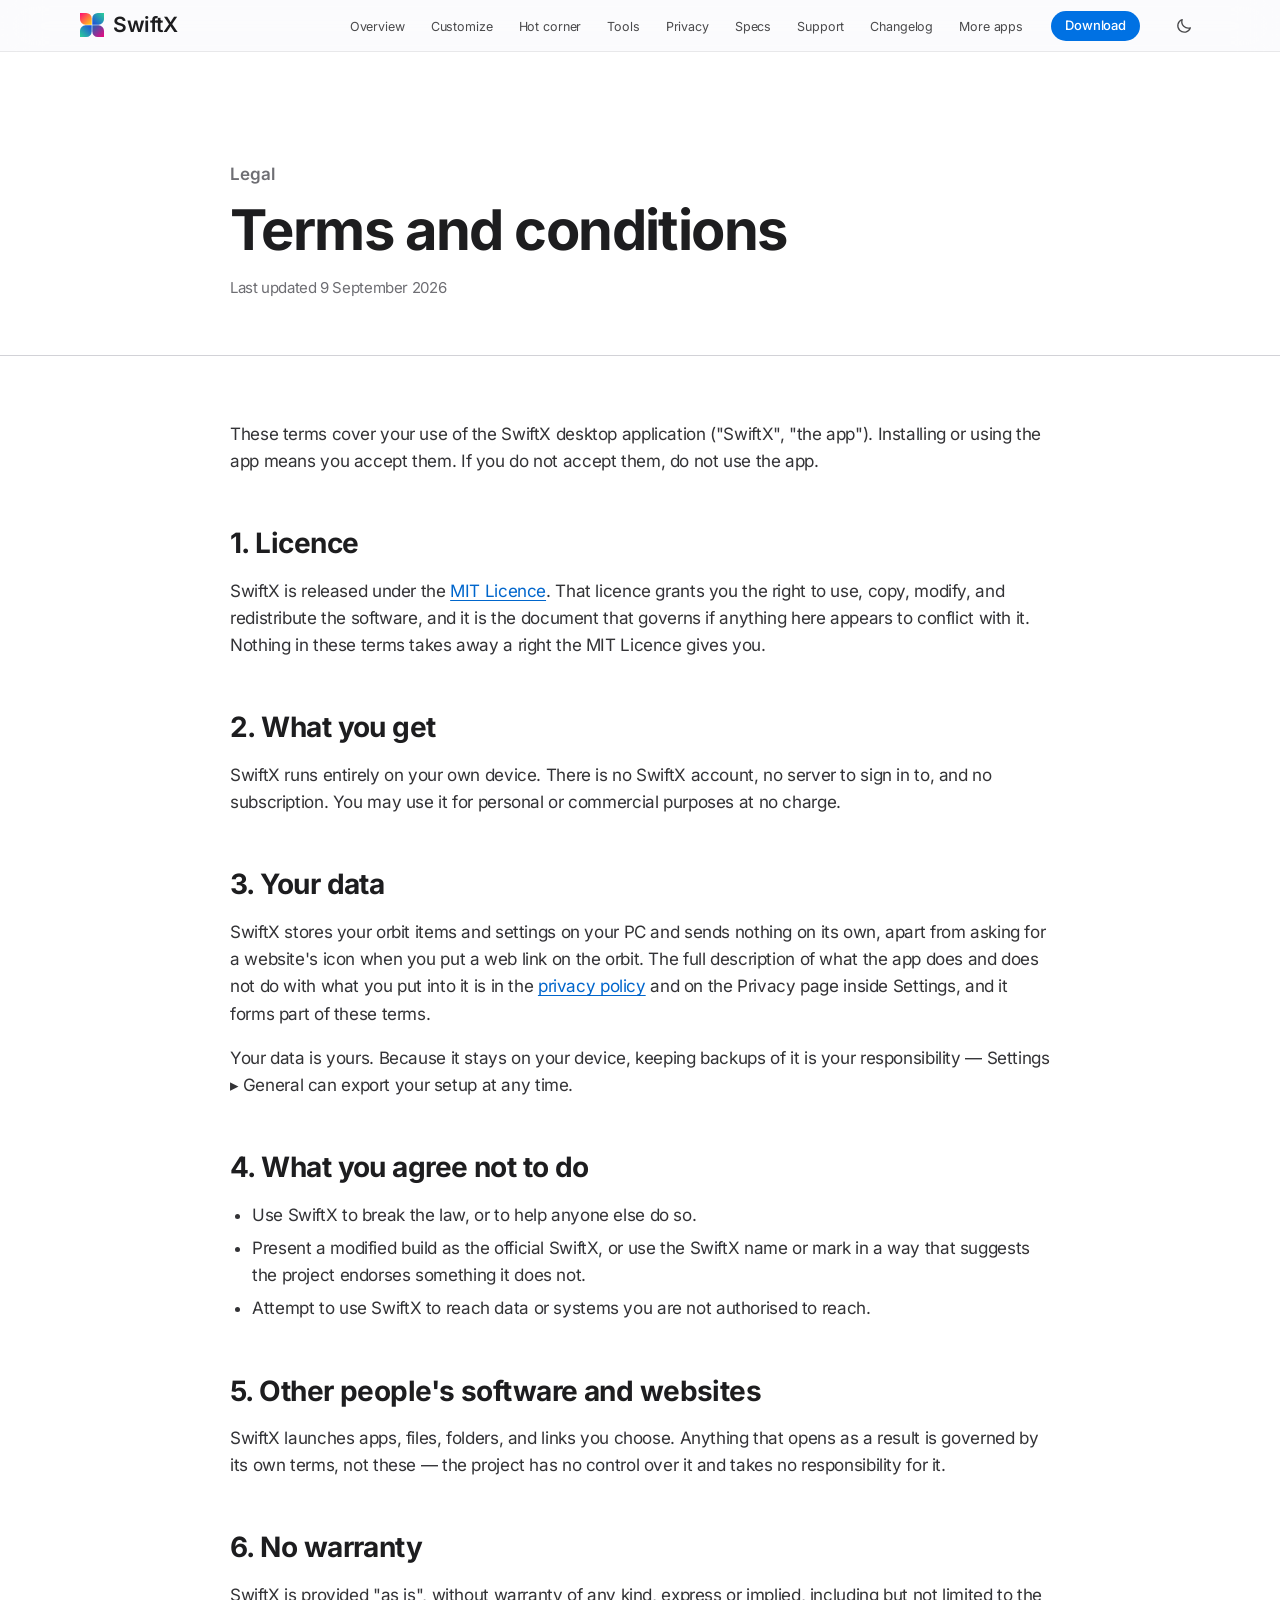
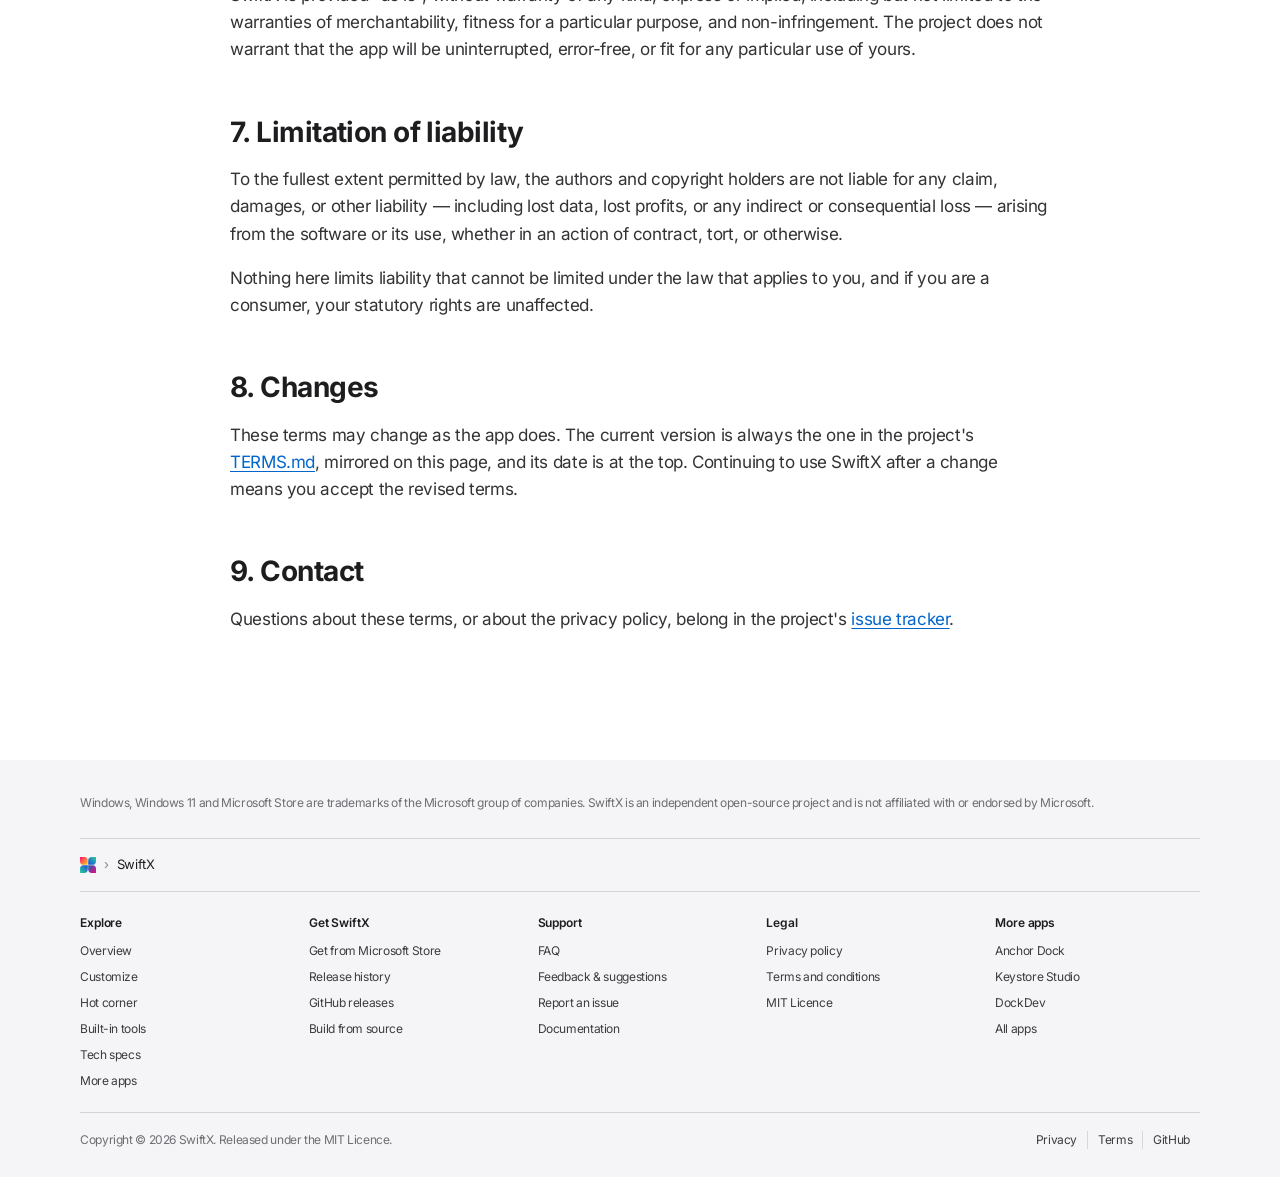
<file: website/terms.html>
<!doctype html>
<html lang="en" class="no-js">
<head>
  <meta charset="utf-8">
  <meta name="viewport" content="width=device-width, initial-scale=1, viewport-fit=cover">
  <title>Terms and conditions — SwiftX</title>
  <meta name="description" content="The terms that cover your use of the SwiftX desktop application.">
  <meta name="theme-color" content="#ffffff">
  <meta name="robots" content="index, follow, max-image-preview:large">
  <link rel="canonical" href="https://swiftx-app.com/terms">
  <meta property="og:type" content="website">
  <meta property="og:site_name" content="SwiftX">
  <meta property="og:locale" content="en_US">
  <meta property="og:title" content="Terms and conditions — SwiftX">
  <meta property="og:description" content="The terms that cover your use of the SwiftX desktop application.">
  <meta property="og:url" content="https://swiftx-app.com/terms">
  <meta property="og:image" content="https://swiftx-app.com/assets/img/og.png">
  <meta property="og:image:width" content="1200">
  <meta property="og:image:height" content="630">
  <meta property="og:image:alt" content="The SwiftX orbit: eight glass items around the four-petal SwiftX mark.">
  <meta name="twitter:card" content="summary_large_image">
  <meta name="twitter:title" content="Terms and conditions — SwiftX">
  <meta name="twitter:description" content="The terms that cover your use of the SwiftX desktop application.">
  <meta name="twitter:image" content="https://swiftx-app.com/assets/img/og.png">
  <link rel="icon" href="favicon.svg" type="image/svg+xml">
  <link rel="icon" href="assets/img/favicon-32.png" sizes="32x32" type="image/png">
  <link rel="apple-touch-icon" href="assets/img/apple-touch-icon.png">
  <link rel="manifest" href="site.webmanifest">
  <link rel="preload" href="assets/fonts/inter-latin-var.woff2" as="font" type="font/woff2" crossorigin>
  <link rel="stylesheet" href="assets/css/site.css">
  <link rel="stylesheet" href="assets/css/theme.css">
  <script src="assets/js/theme.js"></script>
  <script type="application/ld+json">
  {
    "@context": "https://schema.org",
    "@type": "BreadcrumbList",
    "itemListElement": [
      { "@type": "ListItem", "position": 1, "name": "SwiftX", "item": "https://swiftx-app.com/" },
      { "@type": "ListItem", "position": 2, "name": "Terms and conditions", "item": "https://swiftx-app.com/terms" }
    ]
  }
  </script>
</head>
<body class="doc-page">
  <a class="skip" href="#main">Skip to content</a>

  <!-- ================================================================ NAV -->
  <nav class="nav" aria-label="SwiftX" data-open="false">
    <div class="wrap nav-inner">
      <a class="brand" href="/" aria-label="SwiftX home">
        <img src="assets/img/mark.svg" alt="" width="24" height="24">SwiftX
      </a>
      <button class="nav-toggle" type="button" aria-label="Menu" aria-expanded="false" aria-controls="nav-links">
        <svg viewBox="0 0 18 18" fill="none" stroke="currentColor" stroke-width="1.6" stroke-linecap="round" stroke-linejoin="round"><path d="m4 7 5 5 5-5"/></svg>
      </button>
      <ul class="nav-links" id="nav-links">
        <li><a href="/#summon">Overview</a></li>
        <li><a href="/#customize">Customize</a></li>
        <li><a href="/#corner">Hot corner</a></li>
        <li><a href="/#tools">Tools</a></li>
        <li><a href="/#privacy">Privacy</a></li>
        <li><a href="/#specs">Specs</a></li>
        <li><a href="/#faq">Support</a></li>
        <li><a href="/changelog">Changelog</a></li>
        <li><a href="/more">More apps</a></li>
      </ul>
      <a class="btn btn-primary btn-sm" href="https://apps.microsoft.com/detail/9pk5wx5sswts" aria-label="Download SwiftX from the Microsoft Store">Download</a>
    </div>
  </nav>

  <main id="main" data-tone="light">
    <header class="doc-hero">
      <div class="wrap-narrow">
        <p class="eyebrow">Legal</p>
        <h1 class="title">Terms and conditions</h1>
        <p class="meta">Last updated 9 September 2026</p>
      </div>
    </header>

    <article class="doc">
      <div class="wrap-narrow">
        <p>These terms cover your use of the SwiftX desktop application ("SwiftX", "the app"). Installing or using the app means you accept them. If you do not accept them, do not use the app.</p>

        <h2 id="licence">1. Licence</h2>
        <p>SwiftX is released under the <a href="https://github.com/framedparadox/SwiftX/blob/main/LICENSE">MIT Licence</a>. That licence grants you the right to use, copy, modify, and redistribute the software, and it is the document that governs if anything here appears to conflict with it. Nothing in these terms takes away a right the MIT Licence gives you.</p>

        <h2 id="get">2. What you get</h2>
        <p>SwiftX runs entirely on your own device. There is no SwiftX account, no server to sign in to, and no subscription. You may use it for personal or commercial purposes at no charge.</p>

        <h2 id="data">3. Your data</h2>
        <p>SwiftX stores your orbit items and settings on your PC and sends nothing on its own, apart from asking for a website's icon when you put a web link on the orbit. The full description of what the app does and does not do with what you put into it is in the <a href="/privacy">privacy policy</a> and on the Privacy page inside Settings, and it forms part of these terms.</p>
        <p>Your data is yours. Because it stays on your device, keeping backups of it is your responsibility — Settings ▸ General can export your setup at any time.</p>

        <h2 id="dont">4. What you agree not to do</h2>
        <ul>
          <li>Use SwiftX to break the law, or to help anyone else do so.</li>
          <li>Present a modified build as the official SwiftX, or use the SwiftX name or mark in a way that suggests the project endorses something it does not.</li>
          <li>Attempt to use SwiftX to reach data or systems you are not authorised to reach.</li>
        </ul>

        <h2 id="others">5. Other people's software and websites</h2>
        <p>SwiftX launches apps, files, folders, and links you choose. Anything that opens as a result is governed by its own terms, not these — the project has no control over it and takes no responsibility for it.</p>

        <h2 id="warranty">6. No warranty</h2>
        <p>SwiftX is provided "as is", without warranty of any kind, express or implied, including but not limited to the warranties of merchantability, fitness for a particular purpose, and non-infringement. The project does not warrant that the app will be uninterrupted, error-free, or fit for any particular use of yours.</p>

        <h2 id="liability">7. Limitation of liability</h2>
        <p>To the fullest extent permitted by law, the authors and copyright holders are not liable for any claim, damages, or other liability — including lost data, lost profits, or any indirect or consequential loss — arising from the software or its use, whether in an action of contract, tort, or otherwise.</p>
        <p>Nothing here limits liability that cannot be limited under the law that applies to you, and if you are a consumer, your statutory rights are unaffected.</p>

        <h2 id="changes">8. Changes</h2>
        <p>These terms may change as the app does. The current version is always the one in the project's <a href="https://github.com/framedparadox/SwiftX/blob/main/TERMS.md">TERMS.md</a>, mirrored on this page, and its date is at the top. Continuing to use SwiftX after a change means you accept the revised terms.</p>

        <h2 id="contact">9. Contact</h2>
        <p>Questions about these terms, or about the privacy policy, belong in the project's <a href="https://github.com/framedparadox/SwiftX/issues">issue tracker</a>.</p>
      </div>
    </article>
  </main>

  <!-- ============================================================ FOOTER -->
  <footer class="footer" data-tone="light">
    <div class="wrap">
      <div class="footer-notes">
                <p>Windows, Windows 11 and Microsoft Store are trademarks of the Microsoft group of companies. SwiftX is an independent open-source project and is not affiliated with or endorsed by Microsoft.</p>
      </div>
      <div class="footer-crumb"><img src="assets/img/mark.svg" alt="" width="16" height="16"><span class="chev">›</span><span>SwiftX</span></div>
      <div class="footer-cols">
        <div><h2>Explore</h2><ul><li><a href="/#summon">Overview</a></li><li><a href="/#customize">Customize</a></li><li><a href="/#corner">Hot corner</a></li><li><a href="/#tools">Built-in tools</a></li><li><a href="/#specs">Tech specs</a></li><li><a href="/more">More apps</a></li></ul></div>
        <div><h2>Get SwiftX</h2><ul><li><a href="https://apps.microsoft.com/detail/9pk5wx5sswts">Get from Microsoft Store</a></li><li><a href="/changelog">Release history</a></li><li><a href="https://github.com/framedparadox/SwiftX/releases">GitHub releases</a></li><li><a href="/#start">Build from source</a></li></ul></div>
        <div><h2>Support</h2><ul><li><a href="/#faq">FAQ</a></li><li><a href="/feedback">Feedback &amp; suggestions</a></li><li><a href="https://github.com/framedparadox/SwiftX/issues">Report an issue</a></li><li><a href="https://github.com/framedparadox/SwiftX#readme">Documentation</a></li></ul></div>
        <div><h2>Legal</h2><ul><li><a href="/privacy">Privacy policy</a></li><li><a href="/terms">Terms and conditions</a></li><li><a href="https://github.com/framedparadox/SwiftX/blob/main/LICENSE">MIT Licence</a></li></ul></div>
        <div><h2>More apps</h2><ul><li><a href="https://anchordock-app.com/">Anchor Dock</a></li><li><a href="https://keystore-studio.app/">Keystore Studio</a></li><li><a href="https://apps.microsoft.com/detail/9n9p794jzq7p">DockDev</a></li><li><a href="/more">All apps</a></li></ul></div>
      </div>
      <div class="footer-legal">
        <span>Copyright © <span data-year>2026</span> SwiftX. Released under the MIT Licence.</span>
        <nav aria-label="Legal"><a href="/privacy">Privacy</a><a href="/terms">Terms</a><a href="https://github.com/framedparadox/SwiftX">GitHub</a></nav>
      </div>
    </div>
  </footer>

  <div class="toast" id="toast" role="status" aria-live="polite"></div>
  <script src="assets/js/site.js" defer></script>
</body>
</html>
</file>
<file: website/assets/css/site.css>
/* ==========================================================================
   SwiftX — marketing site
   One stylesheet, no framework. Sections alternate between night and paper
   the way a product page does; the orbit itself is drawn by site.js.
   ========================================================================== */

:root {
  --ink: #1d1d1f;
  --ink-2: #6e6e73;
  --ink-3: #86868b;
  --paper: #ffffff;
  --paper-2: #f5f5f7;
  --paper-3: #e8e8ed;
  --line: #d2d2d7;
  --night: #000000;
  --night-2: #0b0b0d;
  --night-card: #161618;
  --night-line: #2c2c2e;
  --night-ink: #f5f5f7;
  --night-ink-2: #a1a1a6;
  --blue: #0071e3;
  --blue-hover: #0077ed;
  --link: #0066cc;
  --link-dark: #2997ff;

  /* The mark's own six stops, in the order the petals turn. */
  --pink: #ff0a76;
  --amber: #ffd510;
  --teal: #2cd098;
  --cobalt: #1d4adb;
  --magenta: #f1067e;
  --steel: #1a65b5;
  --brand: linear-gradient(90deg, #ff0a76 0%, #ff7a3d 18%, #ffc21a 32%, #2cd098 52%, #1d6adb 72%, #8a3fd1 86%, #f1067e 100%);

  --font: "SF Pro Display", "SF Pro Text", -apple-system, BlinkMacSystemFont, "Inter", "Segoe UI Variable Display", "Segoe UI", system-ui, sans-serif;
  --mono: "SF Mono", ui-monospace, "Cascadia Code", "JetBrains Mono", Menlo, Consolas, monospace;

  --wrap: 1120px;
  --gutter: 22px;
  --nav-h: 52px;
  --ease-spring: cubic-bezier(.34, 1.56, .64, 1);
  --ease-out: cubic-bezier(.22, 1, .36, 1);
}

/* Inter, self-hosted (SIL OFL 1.1, see assets/fonts/OFL.txt). A privacy-first
   app's site has no business asking a font CDN for anything. */
@font-face {
  font-family: "Inter";
  font-style: normal;
  font-weight: 100 900;
  font-display: swap;
  src: url("../fonts/inter-latin-var.woff2") format("woff2");
  unicode-range: U+0000-00FF, U+0131, U+0152-0153, U+02BB-02BC, U+02C6, U+02DA, U+02DC, U+0304, U+0308, U+0329, U+2000-206F, U+20AC, U+2122, U+2191, U+2193, U+2212, U+2215, U+FEFF, U+FFFD;
}

*, *::before, *::after { box-sizing: border-box; }
[hidden] { display: none !important; }

html {
  -webkit-text-size-adjust: 100%;
  scroll-behavior: smooth;
  scroll-padding-top: calc(var(--nav-h) + 12px);
}

html { background: var(--night); }
body {
  margin: 0;
  background: var(--night);
  color: var(--ink);
  font-family: var(--font);
  font-size: 17px;
  line-height: 1.47;
  letter-spacing: -0.022em;
  -webkit-font-smoothing: antialiased;
  -moz-osx-font-smoothing: grayscale;
  text-rendering: optimizeLegibility;
  overflow-x: clip;
}

img, svg { display: block; max-width: 100%; }
a { color: var(--link); text-decoration: none; }
a:hover { text-decoration: underline; }
/* Links inside running text are underlined so they are not identified by colour alone (WCAG 1.4.1). */
p a:not(.btn):not(.link-arrow):not(.app-link), li a:not(.btn), dd a:not(.btn) {
  text-decoration: underline; text-decoration-thickness: 1px; text-underline-offset: .18em;
}
.nav a, .footer a, .toc a, .cl-index a { text-decoration: none !important; }
.nav a:hover, .footer a:hover, .toc a:hover { text-decoration: underline !important; }
button { font: inherit; color: inherit; letter-spacing: inherit; }
code, kbd, pre { font-family: var(--mono); }

:focus-visible {
  outline: 2px solid var(--blue);
  outline-offset: 3px;
  border-radius: 6px;
}

.skip {
  position: absolute; left: 12px; top: -60px; z-index: 100;
  background: var(--ink); color: #fff; padding: 10px 16px; border-radius: 10px;
  transition: top .2s;
}
.skip:focus { top: 12px; }

.wrap { width: min(var(--wrap), 100% - 2 * var(--gutter)); margin-inline: auto; }
.wrap-narrow { width: min(820px, 100% - 2 * var(--gutter)); margin-inline: auto; }
.visually-hidden {
  position: absolute !important; width: 1px; height: 1px; overflow: hidden;
  clip: rect(0 0 0 0); white-space: nowrap;
}

/* ---- Type scale -------------------------------------------------------- */

.eyebrow {
  display: inline-flex; align-items: center; gap: 10px;
  font-size: 21px; font-weight: 600; letter-spacing: .004em; margin: 0 0 14px;
}
.eyebrow-brand {
  background: var(--brand); -webkit-background-clip: text; background-clip: text; color: transparent;
}
.headline {
  font-size: clamp(40px, 5.6vw, 76px);
  line-height: 1.05; font-weight: 700; letter-spacing: -0.03em; margin: 0;
}
.title {
  font-size: clamp(34px, 4.6vw, 56px);
  line-height: 1.07; font-weight: 700; letter-spacing: -0.028em; margin: 0;
}
.subtitle {
  font-size: clamp(24px, 2.6vw, 32px);
  line-height: 1.15; font-weight: 700; letter-spacing: -0.02em; margin: 0;
}
.lede {
  font-size: clamp(19px, 1.9vw, 24px); line-height: 1.38; font-weight: 500;
  letter-spacing: -0.015em; color: var(--ink-2); margin: 18px 0 0;
}
.lede strong { color: var(--ink); font-weight: 600; }
.grad {
  background: var(--brand); -webkit-background-clip: text; background-clip: text; color: transparent;
}
.center { text-align: center; }
.center .lede { margin-inline: auto; max-width: 760px; }

.section { padding: clamp(88px, 12vw, 150px) 0; position: relative; background: var(--paper); }
.section-head { margin-bottom: clamp(44px, 6vw, 72px); }
.section-head .eyebrow { font-size: 17px; color: var(--ink-2); }

.night { background: var(--night); color: var(--night-ink); }
.night .lede { color: var(--night-ink-2); }
.night .lede strong { color: var(--night-ink); }
.night a { color: var(--link-dark); }
.night .section-head .eyebrow { color: var(--night-ink-2); }
.paper-2 { background: var(--paper-2); }

/* ---- Buttons ----------------------------------------------------------- */

.btn {
  display: inline-flex; align-items: center; justify-content: center; gap: 8px;
  min-height: 44px; padding: 0 22px; border-radius: 980px; border: 0;
  font-size: 17px; font-weight: 500; letter-spacing: -0.01em; cursor: pointer;
  transition: background-color .2s, color .2s, transform .2s var(--ease-out), box-shadow .2s;
  text-decoration: none !important; white-space: nowrap;
}
.btn:active { transform: scale(.97); }
.btn-primary { background: var(--blue); color: #fff !important; }
.btn-primary:hover { background: var(--blue-hover); }
.btn-ghost { background: transparent; color: var(--link) !important; box-shadow: inset 0 0 0 1px currentColor; }
.btn-ghost:hover { background: var(--link); color: #fff !important; box-shadow: none; }
.night .btn-ghost { color: var(--link-dark) !important; }
.night .btn-ghost:hover { background: var(--link-dark); color: #000 !important; }
.btn-sm { min-height: 30px; padding: 0 14px; font-size: 13px; font-weight: 500; }
.btn svg { width: 18px; height: 18px; }

.link-arrow { font-size: 19px; font-weight: 400; display: inline-flex; gap: 4px; align-items: center; }
.link-arrow::after { content: "›"; font-size: 1.15em; line-height: 1; transform: translateY(-1px); }

kbd, .key {
  display: inline-flex; align-items: center; justify-content: center;
  min-width: 1.9em; height: 1.9em; padding: 0 .5em; border-radius: .45em;
  font-family: var(--font); font-size: .8em; font-weight: 600; letter-spacing: 0;
  background: linear-gradient(#fff, #f2f2f5); color: var(--ink);
  box-shadow: 0 0 0 1px rgba(0,0,0,.12), 0 1.5px 0 rgba(0,0,0,.18);
  vertical-align: .08em;
}
.night kbd, .night .key {
  background: linear-gradient(#3a3a3c, #2a2a2c); color: #fff;
  box-shadow: 0 0 0 1px rgba(255,255,255,.12), 0 1.5px 0 rgba(0,0,0,.6);
}

/* ---- Global nav -------------------------------------------------------- */

.nav {
  position: sticky; top: 0; z-index: 50; height: var(--nav-h);
  background: rgba(0,0,0,.72);
  -webkit-backdrop-filter: saturate(180%) blur(20px);
  backdrop-filter: saturate(180%) blur(20px);
  color: var(--night-ink);
  border-bottom: 1px solid rgba(255,255,255,.08);
  transition: background-color .3s, color .3s, border-color .3s;
}
.nav.is-light {
  background: rgba(251,251,253,.78); color: var(--ink);
  border-bottom-color: rgba(0,0,0,.08);
}
.nav-inner { height: 100%; display: flex; align-items: center; gap: 24px; }
.brand {
  display: inline-flex; align-items: center; gap: 9px; color: inherit !important;
  font-size: 21px; font-weight: 600; letter-spacing: -0.02em; text-decoration: none !important;
}
.brand svg { width: 24px; height: 24px; }
.nav-links { display: flex; gap: 26px; margin: 0 0 0 auto; padding: 0; list-style: none; }
.nav-links a { color: inherit; opacity: .8; font-size: 12.5px; letter-spacing: -0.01em; text-decoration: none; }
.nav-links a:hover { opacity: 1; }
.nav .btn-sm { margin-left: 4px; }
.nav-toggle {
  display: none; margin-left: auto; width: 36px; height: 36px; border: 0; background: none;
  cursor: pointer; color: inherit; padding: 0;
}
.nav-toggle svg { width: 18px; height: 18px; margin: auto; transition: transform .3s var(--ease-out); }
.nav[data-open="true"] .nav-toggle svg { transform: rotate(180deg); }

@media (max-width: 860px) {
  .nav-toggle { display: block; }
  .nav-links {
    position: absolute; left: 0; right: 0; top: var(--nav-h);
    flex-direction: column; gap: 0; margin: 0; padding: 8px var(--gutter) 18px;
    background: inherit; -webkit-backdrop-filter: inherit; backdrop-filter: inherit;
    border-bottom: inherit;
    opacity: 0; visibility: hidden; transform: translateY(-8px);
    transition: opacity .25s, transform .3s var(--ease-out), visibility 0s .3s;
  }
  .nav[data-open="true"] .nav-links { opacity: 1; visibility: visible; transform: none; transition-delay: 0s; }
  .nav-links a { display: block; padding: 12px 0; font-size: 17px; border-bottom: 1px solid rgba(128,128,128,.2); }
  .nav .btn-sm { margin-left: 0; }
}

/* ---- The mark ---------------------------------------------------------- */

.mark .petal { transform-box: fill-box; }
.mark-anim .petal {
  animation: petal-in .9s var(--ease-spring) both;
  animation-delay: calc(var(--beat) * 90ms + var(--mark-delay, 0ms));
}
.mark-anim {
  animation: mark-turn 1.1s var(--ease-out) both;
  animation-delay: var(--mark-delay, 0ms);
}
.mark .p0 { --beat: 0; transform-origin: 100% 100%; }
.mark .p1 { --beat: 1; transform-origin: 0% 100%; }
.mark .p2 { --beat: 2; transform-origin: 0% 0%; }
.mark .p3 { --beat: 3; transform-origin: 100% 0%; }
@keyframes petal-in { from { transform: scale(0) rotate(-45deg); opacity: 0; } to { transform: none; opacity: 1; } }
@keyframes mark-turn { from { transform: rotate(-90deg); } to { transform: none; } }

/* ---- Hero -------------------------------------------------------------- */

.hero {
  position: relative; padding: clamp(48px, 6vw, 72px) 0 clamp(64px, 8vw, 110px);
  text-align: center; overflow: clip;
}
.hero::before {
  /* A wash of the mark's colours behind the orbit, the way a wallpaper glows through glass. */
  content: ""; position: absolute; left: 50%; top: 58%; width: min(1100px, 150vw); aspect-ratio: 1;
  transform: translate(-50%, -50%);
  background:
    radial-gradient(closest-side at 38% 42%, rgba(255,10,118,.28), transparent 70%),
    radial-gradient(closest-side at 62% 40%, rgba(44,208,152,.22), transparent 70%),
    radial-gradient(closest-side at 50% 64%, rgba(29,74,219,.34), transparent 72%);
  filter: blur(40px); opacity: .9; pointer-events: none;
}
.hero > * { position: relative; }
.hero .eyebrow { font-size: 19px; }
.hero .eyebrow svg { width: 26px; height: 26px; }
.hero .lede { max-width: 700px; margin-inline: auto; }
.hero-stage {
  position: relative; height: clamp(380px, 44vw, 520px); margin: 0 auto;
  max-width: 900px;
}
.hero-ctas { display: flex; gap: 14px; justify-content: center; flex-wrap: wrap; margin-top: 8px; }
.hero-hint {
  margin: 22px 0 0; font-size: 14px; color: var(--night-ink-2);
  display: flex; gap: 8px; justify-content: center; align-items: center; flex-wrap: wrap;
}
.hero-hint kbd { font-size: 12px; }
.hero-meta {
  display: flex; flex-wrap: wrap; justify-content: center; gap: 6px 22px;
  margin: 28px 0 0; padding: 0; list-style: none; font-size: 14px; color: var(--night-ink-2);
}
.hero-meta li { display: inline-flex; align-items: center; gap: 7px; }
.hero-meta li::before { content: ""; width: 5px; height: 5px; border-radius: 50%; background: var(--brand); }

@media (hover: none) { .only-keyboard { display: none !important; } }
@media (hover: hover) { .only-touch { display: none !important; } }

/* ==========================================================================
   The orbit
   Positions ride on --tx/--ty so the entrance, the flyout and the hover can
   all be plain transitions on transform. The face inside carries the look.
   ========================================================================== */

.orbit {
  --bubble: 56px;
  --glass: rgba(20,20,24,.46);
  --glass-edge: rgba(255,255,255,.14);
  --glyph: #fff;
  --invert-fill: #fff;
  --invert-glyph: #111;
  --pill-bg: rgba(28,28,30,.92);
  --pill-ink: #fff;
  --pill-edge: rgba(255,255,255,.14);
  --hover-tint: #111;
  --tint-glyph: #fff;
  --radius-shape: 50%;
  position: absolute; inset: 0;
  user-select: none; -webkit-user-select: none;
  touch-action: manipulation;
}
.orbit[data-theme="light"] {
  --glass: rgba(255,255,255,.72); --glass-edge: rgba(0,0,0,.08); --glyph: #1d1d1f;
  --invert-fill: #111; --invert-glyph: #fff;
  --pill-bg: rgba(255,255,255,.96); --pill-ink: #1d1d1f; --pill-edge: rgba(0,0,0,.1);
}
.orbit[data-theme="midnight"] {
  --glass: rgba(0,0,0,.84); --glass-edge: rgba(255,255,255,.1);
  --pill-bg: #000;
}
.orbit[data-theme="frosted"] {
  --glass: rgba(255,255,255,.14); --glass-edge: rgba(255,255,255,.38);
  --pill-bg: rgba(255,255,255,.18); --pill-edge: rgba(255,255,255,.4);
}
.orbit[data-shape="squircle"] { --radius-shape: 32%; }
.orbit[data-shape="square"] { --radius-shape: 16%; }

.orbit-layer { position: absolute; left: var(--cx, 50%); top: var(--cy, 50%); width: 0; height: 0; }
.orbit-scale { position: absolute; left: 0; top: 0; transform: scale(var(--fit, 1)); transform-origin: 0 0; }

.orbit-hub {
  position: absolute; left: 0; top: 0; width: 64px; height: 64px; margin: -32px 0 0 -32px;
  border: 0; padding: 0; background: none; cursor: pointer; border-radius: 50%;
  filter: drop-shadow(0 6px 14px rgba(0,0,0,.45)) drop-shadow(0 1px 2px rgba(0,0,0,.35));
  transition: transform .35s var(--ease-out);
}
.orbit-hub:hover { transform: scale(1.05); }
.orbit-hub svg { width: 100%; height: 100%; }
.orbit[data-theme="light"] .orbit-hub { filter: drop-shadow(0 6px 14px rgba(0,0,0,.2)); }
.orbit-hub .mark { transition: transform .6s var(--ease-out), opacity .4s; }
.orbit:not(.is-open) .orbit-hub .mark { transform: rotate(-90deg) scale(.86); }
.orbit-hub .petal { transition: transform .55s var(--ease-spring), opacity .35s; transition-delay: calc(var(--beat) * 70ms); }
.orbit:not(.is-open) .orbit-hub .petal { transform: scale(.55); opacity: .75; transition-delay: calc((3 - var(--beat)) * 50ms); }
.orbit.is-small-hub .orbit-hub { width: 44px; height: 44px; margin: -22px 0 0 -22px; }

.orb {
  --tx: 0px; --ty: 0px; --s: 1;
  position: absolute; left: 0; top: 0;
  width: var(--bubble); height: var(--bubble);
  margin: calc(var(--bubble) / -2) 0 0 calc(var(--bubble) / -2);
  padding: 0; border: 0; background: none; cursor: pointer; border-radius: var(--radius-shape);
  transform: translate(var(--tx), var(--ty)) scale(var(--s));
  transition:
    transform .62s var(--ease-spring) calc(var(--i, 0) * 38ms),
    opacity .3s ease calc(var(--i, 0) * 38ms),
    width .35s var(--ease-out), height .35s var(--ease-out), margin .35s var(--ease-out);
  -webkit-tap-highlight-color: transparent;
}
.orb.is-home { --s: .28; opacity: 0; pointer-events: none; }
.orbit:not(.is-open) .orb { --tx: 0px !important; --ty: 0px !important; --s: .28; opacity: 0; pointer-events: none;
  transition-delay: calc((8 - var(--i, 0)) * 18ms); transition-duration: .34s; }
.orb:focus-visible { outline-offset: 4px; border-radius: var(--radius-shape); }

.orb-face {
  position: absolute; inset: 0; display: grid; place-items: center;
  border-radius: var(--radius-shape);
  background: var(--glass);
  -webkit-backdrop-filter: blur(18px) saturate(160%);
  backdrop-filter: blur(18px) saturate(160%);
  box-shadow: inset 0 0 0 1px var(--glass-edge), 0 8px 24px rgba(0,0,0,.22);
  color: var(--glyph);
  transition: background-color .22s, color .22s, transform .32s var(--ease-spring), border-radius .35s var(--ease-out), box-shadow .22s;
}
.orb-face svg { width: 42%; height: 42%; fill: none; stroke: currentColor; stroke-width: 1.6; stroke-linecap: round; stroke-linejoin: round; }
.orb-face svg text { fill: currentColor; stroke: none; }

/* A group wears a short arc on its outward edge. */
.orb-arc {
  position: absolute; inset: -6px; border-radius: 50%; pointer-events: none;
  transform: rotate(var(--deg, 0deg));
}
.orb-arc::before {
  content: ""; position: absolute; inset: 0; border-radius: 50%;
  border: 2.5px solid transparent; border-top-color: var(--glyph); opacity: .9;
  -webkit-mask: conic-gradient(from -28deg, #000 0 56deg, transparent 56deg);
  mask: conic-gradient(from -28deg, #000 0 56deg, transparent 56deg);
}
.orbit[data-shape="square"] .orb-arc, .orbit[data-shape="squircle"] .orb-arc { inset: -7px; }

/* Hover styles ----------------------------------------------------------- */
.orbit[data-hover="invert"] .orb.is-hot .orb-face { background: var(--invert-fill); color: var(--invert-glyph); transform: scale(1.12); box-shadow: 0 10px 28px rgba(0,0,0,.3); }
.orbit[data-hover="invert"] .orb.is-hot .orb-arc::before { border-top-color: var(--invert-fill); }
.orbit[data-hover="zoom"] .orb.is-hot .orb-face { transform: scale(1.22); }
.orbit[data-hover="zoom"][data-zoom="out"] .orb.is-hot .orb-face { transform: scale(.84); }
.orbit[data-hover="tint"] .orb.is-hot .orb-face { background: var(--hover-tint); color: var(--tint-glyph); box-shadow: 0 8px 24px rgba(0,0,0,.25); }
.orbit[data-hover="animate"] .orb.is-hot .orb-face { animation: var(--motion, m-pulse) 1s ease-in-out infinite; }
.orbit .orb.is-close.is-hot .orb-face { background: #ef6f6f; color: #fff; }
.orbit .orb.is-close.is-hot .orb-face { transform: scale(.9); animation: none; }
.orbit[data-hover="zoom"] .orb.is-close.is-hot .orb-face { transform: scale(.9); }

@keyframes m-pulse { 0%, 100% { transform: scale(1); } 50% { transform: scale(1.14); } }
@keyframes m-bounce { 0%, 100% { transform: translateY(0); } 30% { transform: translateY(-18%); } 55% { transform: translateY(0); } 72% { transform: translateY(-7%); } }
@keyframes m-wobble { 0%, 100% { transform: rotate(0); } 20% { transform: rotate(-12deg); } 45% { transform: rotate(9deg); } 70% { transform: rotate(-5deg); } }
@keyframes m-shake { 0%, 100% { transform: translateX(0); } 15%, 45%, 75% { transform: translateX(-7%); } 30%, 60%, 90% { transform: translateX(7%); } }
@keyframes m-spin { from { transform: rotate(0); } to { transform: rotate(360deg); } }
@keyframes m-float { 0%, 100% { transform: translateY(0); } 50% { transform: translateY(-12%); } }

/* The hover pill, along the item's own radial so it never covers it. */
.orbit-pill {
  position: absolute; left: 0; top: 0; z-index: 5; pointer-events: none;
  padding: 6px 12px; border-radius: 8px; white-space: nowrap;
  font-size: 13px; font-weight: 600; letter-spacing: -0.005em;
  background: var(--pill-bg); color: var(--pill-ink);
  box-shadow: inset 0 0 0 1px var(--pill-edge), 0 6px 18px rgba(0,0,0,.25);
  -webkit-backdrop-filter: blur(14px); backdrop-filter: blur(14px);
  opacity: 0; transform: translate(var(--px), var(--py)) translate(var(--sx), var(--sy)) scale(.92);
  transition: opacity .16s, transform .22s var(--ease-out);
}
.orbit-pill.is-on { opacity: 1; transform: translate(var(--px), var(--py)) translate(var(--sx), var(--sy)); }

.orbit-empty-hint {
  position: absolute; left: 50%; top: calc(50% + 58px); transform: translateX(-50%);
  font-size: 13px; color: var(--night-ink-2); opacity: 0; transition: opacity .4s .3s; white-space: nowrap;
}
.orbit:not(.is-open) + .orbit-empty-hint { opacity: 1; }

/* ---- Full-screen summon (Ctrl+Shift+X on the page) --------------------- */

.summon {
  position: fixed; inset: 0; z-index: 80; visibility: hidden;
  background: rgba(0,0,0,0);
  transition: background-color .35s, visibility 0s .4s;
}
.summon.is-up {
  visibility: visible; background: rgba(0,0,0,.34);
  transition: background-color .35s, visibility 0s;
}
.summon::after {
  content: "Esc to dismiss"; position: absolute; left: 50%; bottom: 28px; transform: translateX(-50%);
  font-size: 13px; color: rgba(255,255,255,.75); background: rgba(0,0,0,.45); padding: 6px 12px; border-radius: 99px;
  -webkit-backdrop-filter: blur(10px); backdrop-filter: blur(10px);
}

.toast {
  position: fixed; left: 50%; bottom: 28px; z-index: 90;
  transform: translate(-50%, 20px); opacity: 0; pointer-events: none;
  padding: 10px 16px; border-radius: 12px; font-size: 14px; font-weight: 500;
  background: rgba(29,29,31,.92); color: #fff;
  -webkit-backdrop-filter: blur(12px); backdrop-filter: blur(12px);
  box-shadow: 0 10px 30px rgba(0,0,0,.3);
  transition: opacity .25s, transform .35s var(--ease-out);
}
.toast.is-on { opacity: 1; transform: translate(-50%, 0); }

/* ---- Statement (scroll-lit words) -------------------------------------- */

.statement { padding: clamp(80px, 12vw, 160px) 0; }
.statement p {
  font-size: clamp(30px, 4.4vw, 56px); line-height: 1.12; font-weight: 700; letter-spacing: -0.028em;
  margin: 0; max-width: 980px;
}
.statement .w { color: #3a3a3c; transition: color .5s; }
.statement .w.is-lit { color: var(--night-ink); }
.statement .w.is-lit.g { background: var(--brand); -webkit-background-clip: text; background-clip: text; color: transparent; }

/* ---- Summon tiles ------------------------------------------------------- */

.tiles { display: grid; grid-template-columns: repeat(3, 1fr); gap: 20px; }
.tile {
  position: relative; overflow: hidden; border-radius: 28px; background: var(--paper);
  padding: 36px 32px 0; min-height: 520px; display: flex; flex-direction: column;
}
.tile h3 { font-size: 28px; line-height: 1.14; letter-spacing: -0.02em; margin: 0 0 10px; }
.tile p { margin: 0; color: var(--ink-2); font-size: 17px; }
.tile p strong { color: var(--ink); font-weight: 600; }
.tile-kicker { font-size: 14px; font-weight: 600; color: var(--ink-2); margin-bottom: 10px; display: block; }
.tile-art { margin-top: auto; position: relative; height: 250px; display: grid; place-items: center; }
@media (max-width: 960px) { .tiles { grid-template-columns: 1fr; } .tile { min-height: 0; } }

.keys { display: flex; gap: 10px; align-items: center; font-size: 34px; }
.keys .plus { color: var(--ink-3); font-size: 24px; font-weight: 300; }
.keys .key {
  min-width: 2.3em; height: 2.3em; font-size: 28px; border-radius: 16px;
  transition: transform .15s, background .2s, color .2s, box-shadow .2s;
}
.keys .key.is-down {
  transform: translateY(2px); color: #fff;
  background: linear-gradient(135deg, var(--pink), #ff8a3d);
  box-shadow: 0 0 0 1px rgba(0,0,0,.05), 0 0 0 rgba(0,0,0,0);
}
.keys .key:nth-of-type(2).is-down { background: linear-gradient(135deg, var(--teal), var(--cobalt)); }
.keys .key:nth-of-type(3).is-down { background: linear-gradient(135deg, #7b3fd1, var(--magenta)); }

.corner-art { width: 100%; height: 100%; position: relative; }
.corner-art .screen-mini {
  position: absolute; left: 12%; top: 24px; right: -40px; bottom: -40px; border-radius: 16px;
  background: linear-gradient(160deg, #e9eefb, #cfd9f5 50%, #b9c7f0);
  box-shadow: inset 0 0 0 1px rgba(0,0,0,.06);
}
.corner-art .glow {
  position: absolute; left: calc(12% - 30px); top: -6px; width: 60px; height: 60px; border-radius: 50%;
  background: radial-gradient(closest-side, rgba(255,10,118,.55), rgba(255,10,118,0));
  animation: glow 2.4s ease-in-out infinite;
}
.corner-art .cursor { position: absolute; left: calc(12% + 2px); top: 26px; width: 22px; animation: cursor-in 2.4s var(--ease-out) infinite; }
.corner-art .quad { position: absolute; left: 12%; top: 24px; width: 180px; height: 180px; }
.corner-art .quad span {
  position: absolute; width: 40px; height: 40px; margin: -20px 0 0 -20px; border-radius: 50%;
  background: rgba(255,255,255,.8); box-shadow: inset 0 0 0 1px rgba(0,0,0,.06), 0 6px 16px rgba(29,74,219,.18);
  display: grid; place-items: center; color: var(--ink);
  animation: quad-in 2.4s var(--ease-spring) infinite; animation-delay: calc(var(--k) * 60ms);
}
.corner-art .quad svg { width: 18px; height: 18px; fill: none; stroke: currentColor; stroke-width: 1.7; stroke-linecap: round; stroke-linejoin: round; }
@keyframes glow { 0%, 20% { opacity: 0; } 35%, 80% { opacity: 1; } 100% { opacity: 0; } }
@keyframes cursor-in { 0% { transform: translate(90px, 90px); opacity: 0; } 10% { opacity: 1; } 28%, 85% { transform: translate(0, 0); opacity: 1; } 100% { transform: translate(0,0); opacity: 0; } }
@keyframes quad-in { 0%, 38% { transform: scale(.2); opacity: 0; } 48%, 86% { transform: scale(1); opacity: 1; } 100% { transform: scale(.2); opacity: 0; } }

.tray-art { width: 100%; height: 100%; position: relative; }
.tray-art .bar {
  position: absolute; left: -32px; right: -32px; bottom: 0; height: 56px;
  background: rgba(243,243,243,.95); border-top: 1px solid rgba(0,0,0,.08);
  display: flex; align-items: center; justify-content: flex-end; gap: 16px; padding: 0 44px; font-size: 12px; color: var(--ink);
}
.tray-art .bar .tray-logo { width: 22px; height: 22px; padding: 4px; border-radius: 6px; background: rgba(0,0,0,.06); box-sizing: content-box; }
.tray-art .bar .clock { text-align: right; line-height: 1.25; font-size: 12px; }
.tray-art .bar .sys { display: flex; gap: 10px; color: var(--ink-2); }
.tray-art .bar .sys svg { width: 16px; height: 16px; fill: none; stroke: currentColor; stroke-width: 1.6; }
.tray-art .menu {
  position: absolute; right: 86px; bottom: 66px; width: 190px; padding: 6px; border-radius: 10px;
  background: #fbfbfb; box-shadow: 0 0 0 1px rgba(0,0,0,.08), 0 16px 40px rgba(0,0,0,.18);
  font-size: 13px; text-align: left;
}
.tray-art .menu div { padding: 7px 12px; border-radius: 6px; }
.tray-art .menu div:first-child { background: rgba(0,0,0,.05); }
.tray-art .menu hr { border: 0; border-top: 1px solid rgba(0,0,0,.08); margin: 5px 6px; }

/* ---- Configurator ------------------------------------------------------- */

.config { display: grid; grid-template-columns: minmax(0, 1.35fr) minmax(300px, 1fr); gap: 24px; align-items: stretch; }
.config-stage {
  position: relative; min-height: 600px; border-radius: 28px; overflow: hidden;
  background: var(--wall, #0a0f24);
  transition: background .5s;
}
.config-stage[data-wall="dark"] { --wall: radial-gradient(120% 90% at 70% 110%, #1e5bff 0%, #0b2a8f 28%, #07123d 55%, #03060f 100%); }
.config-stage[data-wall="light"] { --wall: radial-gradient(120% 90% at 70% 110%, #8fb4ff 0%, #c9dbff 40%, #eef3fd 75%, #f7f9fd 100%); }
.config-stage[data-wall="midnight"] { --wall: radial-gradient(120% 90% at 70% 110%, #1a1f38 0%, #090b14 55%, #000 100%); }
.config-stage[data-wall="frosted"] { --wall: radial-gradient(80% 70% at 20% 20%, #ff4f9a 0%, transparent 60%), radial-gradient(70% 70% at 85% 30%, #2cd098 0%, transparent 60%), radial-gradient(90% 80% at 55% 95%, #3b5bff 0%, #1b2a7a 60%, #0d1440 100%); }
.config-stage .stage-note {
  position: absolute; left: 20px; bottom: 16px; right: 20px; display: flex; justify-content: space-between; align-items: center; gap: 12px;
  font-size: 13px; color: rgba(255,255,255,.72);
}
.config-stage[data-wall="light"] .stage-note { color: rgba(0,0,0,.55); }
.stage-note button {
  border: 0; background: rgba(255,255,255,.16); color: inherit; border-radius: 99px; padding: 6px 12px; cursor: pointer; font-size: 13px;
  -webkit-backdrop-filter: blur(10px); backdrop-filter: blur(10px);
}
.config-stage[data-wall="light"] .stage-note button { background: rgba(0,0,0,.07); }

.panel {
  border-radius: 28px; background: var(--paper-2); padding: 28px 26px; display: flex; flex-direction: column; gap: 22px;
}
.field-label { display: flex; justify-content: space-between; align-items: baseline; font-size: 14px; font-weight: 600; margin-bottom: 10px; }
.field-label output { font-weight: 500; color: var(--ink-2); font-variant-numeric: tabular-nums; }
.field-hint { font-size: 13px; color: var(--ink-2); margin: 8px 0 0; min-height: 1.4em; }

.seg {
  display: grid; grid-auto-flow: column; grid-auto-columns: 1fr; padding: 3px; border-radius: 12px;
  background: var(--paper-3); position: relative;
}
.seg button {
  border: 0; background: transparent; padding: 8px 6px; border-radius: 9px; cursor: pointer;
  font-size: 13.5px; font-weight: 500; color: var(--ink); transition: background .2s, box-shadow .2s;
}
.seg button[aria-pressed="true"] { background: var(--paper); box-shadow: 0 1px 3px rgba(0,0,0,.12), 0 0 0 .5px rgba(0,0,0,.04); font-weight: 600; }
.seg-wrap { grid-auto-flow: row; grid-template-columns: repeat(2, 1fr); }

.chips { display: flex; flex-wrap: wrap; gap: 8px; margin-top: 10px; }
.chips button {
  border: 0; background: var(--paper); padding: 6px 12px; border-radius: 99px; cursor: pointer;
  font-size: 13px; box-shadow: inset 0 0 0 1px var(--line); transition: box-shadow .2s, background .2s;
}
.chips button[aria-pressed="true"] { box-shadow: inset 0 0 0 2px var(--ink); font-weight: 600; }
.swatches { display: flex; gap: 10px; margin-top: 12px; flex-wrap: wrap; }
.swatches button {
  width: 28px; height: 28px; border-radius: 50%; border: 0; cursor: pointer; background: var(--c);
  box-shadow: inset 0 0 0 1px rgba(0,0,0,.12); transition: transform .2s var(--ease-spring);
}
.swatches button[aria-pressed="true"] { box-shadow: 0 0 0 2px var(--paper-2), 0 0 0 4px var(--ink); transform: scale(1.06); }

input[type="range"] {
  -webkit-appearance: none; appearance: none; width: 100%; height: 28px; background: transparent; cursor: pointer; margin: 0;
}
input[type="range"]::-webkit-slider-runnable-track {
  height: 4px; border-radius: 4px;
  background: linear-gradient(90deg, var(--ink) 0 var(--pct, 15%), var(--line) var(--pct, 15%) 100%);
}
input[type="range"]::-moz-range-track { height: 4px; border-radius: 4px; background: var(--line); }
input[type="range"]::-moz-range-progress { height: 4px; border-radius: 4px; background: var(--ink); }
input[type="range"]::-webkit-slider-thumb {
  -webkit-appearance: none; width: 24px; height: 24px; margin-top: -10px; border-radius: 50%; background: #fff;
  box-shadow: 0 0 0 .5px rgba(0,0,0,.08), 0 3px 8px rgba(0,0,0,.2);
}
input[type="range"]::-moz-range-thumb { width: 24px; height: 24px; border: 0; border-radius: 50%; background: #fff; box-shadow: 0 0 0 .5px rgba(0,0,0,.08), 0 3px 8px rgba(0,0,0,.2); }

@media (max-width: 900px) {
  .config { grid-template-columns: 1fr; }
  .config-stage { min-height: 460px; }
}

/* ---- Hot corner demo ---------------------------------------------------- */

.corner-demo { display: grid; grid-template-columns: minmax(0, 1fr); gap: 28px; }
.monitor {
  position: relative; border-radius: 22px; padding: 10px; background: #1a1a1c;
  box-shadow: 0 0 0 1px #2c2c2e, 0 40px 80px rgba(0,0,0,.5);
}
.screen {
  position: relative; aspect-ratio: 16 / 9; border-radius: 13px; overflow: hidden; cursor: default;
  background:
    radial-gradient(60% 80% at 72% 108%, #2f7bff 0%, #1447d9 22%, rgba(8,26,110,.9) 45%, transparent 70%),
    radial-gradient(40% 50% at 30% 100%, rgba(62,140,255,.35), transparent 70%),
    linear-gradient(180deg, #030615 0%, #050b2a 60%, #061344 100%);
}
.screen::before {
  /* The Windows 11 bloom, loosely: a ribbon of light sweeping up from the bottom. */
  content: ""; position: absolute; left: 10%; right: -20%; bottom: -38%; height: 90%;
  border-radius: 50% 50% 0 0 / 70% 70% 0 0;
  background: linear-gradient(180deg, rgba(120,180,255,.55), rgba(40,110,255,.25) 30%, transparent 70%);
  transform: rotate(-8deg); filter: blur(6px); opacity: .7;
}
.screen .taskbar {
  position: absolute; left: 0; right: 0; bottom: 0; height: 7%; min-height: 30px;
  background: rgba(20,22,32,.72); -webkit-backdrop-filter: blur(20px); backdrop-filter: blur(20px);
  border-top: 1px solid rgba(255,255,255,.06);
  display: flex; align-items: center; justify-content: center; gap: 6px; padding: 0 12px; z-index: 3;
}
.screen .taskbar .tb { width: 22px; height: 22px; border-radius: 5px; background: rgba(255,255,255,.14); }
.screen .taskbar .tb.start { background: linear-gradient(135deg, #3ea0ff, #0a5bd8); }
.screen .taskbar .tray { position: absolute; right: 10px; display: flex; align-items: center; gap: 10px; color: rgba(255,255,255,.9); font-size: 11px; }
.screen .taskbar .tray button {
  width: 26px; height: 26px; border: 0; padding: 4px; border-radius: 6px; background: transparent; cursor: pointer;
}
.screen .taskbar .tray button:hover { background: rgba(255,255,255,.1); }
.screen .taskbar .tray .clock { text-align: right; line-height: 1.2; }
.hot-zone { position: absolute; width: 34px; height: 34px; z-index: 4; }
.hot-zone[data-corner="tl"] { left: 0; top: 0; }
.hot-zone[data-corner="tr"] { right: 0; top: 0; }
.hot-zone[data-corner="bl"] { left: 0; bottom: 0; }
.hot-zone[data-corner="br"] { right: 0; bottom: 0; }
.hot-zone::after {
  content: ""; position: absolute; width: 90px; height: 90px; border-radius: 50%;
  background: radial-gradient(closest-side, rgba(255,255,255,.35), transparent);
  opacity: 0; transition: opacity .25s; pointer-events: none;
}
.hot-zone[data-corner="tl"]::after { left: -45px; top: -45px; }
.hot-zone[data-corner="tr"]::after { right: -45px; top: -45px; }
.hot-zone[data-corner="bl"]::after { left: -45px; bottom: -45px; }
.hot-zone[data-corner="br"]::after { right: -45px; bottom: -45px; }
.hot-zone.is-armed::after { opacity: 1; }
@media (hover: none) { .hot-zone.is-active::after { opacity: .7; animation: glow 2.4s ease-in-out infinite; } }
.hot-zone:not(.is-active) { display: none; }
.screen .orbit { z-index: 2; }
.screen .orbit:not(.is-open) .orbit-hub { opacity: 0; transform: scale(.4); pointer-events: none; }
.screen .orbit-hub { transition: transform .35s var(--ease-out), opacity .3s; }
.screen-hint {
  position: absolute; z-index: 1; inset: 0; display: grid; place-items: center; text-align: center;
  color: rgba(255,255,255,.7); font-size: clamp(13px, 1.6vw, 17px); pointer-events: none; transition: opacity .3s;
  padding: 0 20px;
}
.screen-hint b { color: #fff; font-weight: 600; }
.screen.has-orbit .screen-hint { opacity: 0; }
@media (max-width: 640px) {
  .screen .taskbar { justify-content: flex-start; gap: 4px; }
  .screen .taskbar .tb { width: 16px; height: 16px; }
  .screen .taskbar .tb:nth-child(n+4) { display: none; }
  .screen .taskbar .tray .clock { font-size: 9px; }
  .monitor { padding: 6px; border-radius: 16px; }
  .screen { border-radius: 10px; }
}

.corner-controls { display: flex; flex-wrap: wrap; gap: 18px 28px; justify-content: center; align-items: center; }
.corner-controls .seg { background: #1c1c1e; }
.corner-controls .seg button { color: var(--night-ink-2); }
.corner-controls .seg button[aria-pressed="true"] { background: #3a3a3c; color: #fff; box-shadow: none; }
.corner-controls label { font-size: 13px; color: var(--night-ink-2); display: block; margin-bottom: 8px; text-align: center; }

.facts { display: grid; grid-template-columns: repeat(4, 1fr); gap: 32px; margin-top: clamp(56px, 7vw, 88px); }
.fact h3, .fact h4 { font-size: 17px; margin: 0 0 6px; letter-spacing: -0.01em; }
.fact p { margin: 0; font-size: 15px; color: var(--night-ink-2); line-height: 1.45; }
.fact .num { display: block; font-size: 40px; font-weight: 700; letter-spacing: -0.03em; margin-bottom: 8px; }
@media (max-width: 900px) { .facts { grid-template-columns: repeat(2, 1fr); } }
@media (max-width: 520px) { .facts { grid-template-columns: 1fr; } }

/* ---- Gallery ------------------------------------------------------------ */

.gallery { position: relative; }
.gallery-track {
  display: grid; grid-auto-flow: column; grid-auto-columns: min(860px, 84vw); gap: 24px;
  overflow-x: auto; scroll-snap-type: x mandatory; scroll-behavior: smooth;
  padding: 8px max(var(--gutter), calc((100vw - var(--wrap)) / 2)) 30px;
  scroll-padding-inline: max(var(--gutter), calc((100vw - var(--wrap)) / 2));
  scrollbar-width: none;
}
.gallery-track::-webkit-scrollbar { display: none; }
.shot { scroll-snap-align: start; margin: 0; }
.shot-frame {
  border-radius: 20px; overflow: hidden; background: #dfe3ea;
  box-shadow: 0 1px 2px rgba(0,0,0,.06), 0 24px 60px rgba(0,0,0,.14);
  aspect-ratio: 1046 / 710;
  display: grid; place-items: center;
}
.shot-frame img { width: 100%; height: 100%; object-fit: contain; }
.shot figcaption { margin-top: 20px; font-size: 17px; color: var(--ink-2); max-width: 640px; }
.shot figcaption b { color: var(--ink); font-weight: 600; }
.gallery-nav { display: flex; justify-content: flex-end; gap: 14px; margin-top: 8px; }
.paddle {
  width: 44px; height: 44px; border-radius: 50%; border: 0; cursor: pointer; background: var(--paper-3); color: var(--ink);
  display: grid; place-items: center; transition: background .2s, opacity .2s;
}
.paddle:hover { background: #dcdce1; }
.paddle[disabled] { opacity: .4; cursor: default; }
.paddle svg { width: 18px; height: 18px; fill: none; stroke: currentColor; stroke-width: 2.2; stroke-linecap: round; stroke-linejoin: round; }

/* ---- Feature split (orbit on the desktop) ------------------------------ */

.hero-shot {
  margin: 0 auto; max-width: 980px; border-radius: 24px; overflow: hidden; background: #000;
  box-shadow: 0 30px 80px rgba(0,0,0,.35);
}
.hero-shot img { width: 100%; }

.bento { display: grid; grid-template-columns: repeat(6, 1fr); gap: 20px; margin-top: 56px; }
.bento > * { border-radius: 24px; background: var(--paper-2); padding: 30px; }
.bento h3 { font-size: 21px; letter-spacing: -0.015em; margin: 0 0 8px; line-height: 1.2; }
.bento p { margin: 0; font-size: 16px; color: var(--ink-2); }
.bento .span-2 { grid-column: span 2; }
.bento .span-3 { grid-column: span 3; }
.bento .span-4 { grid-column: span 4; }
.bento .big { font-size: 56px; font-weight: 700; letter-spacing: -0.035em; line-height: 1; margin-bottom: 14px; display: block; }
.kinds { display: flex; flex-wrap: wrap; gap: 8px; margin-top: 16px; }
.kinds span {
  display: inline-flex; align-items: center; gap: 7px; padding: 7px 12px 7px 9px; border-radius: 99px; background: var(--paper);
  font-size: 14px; font-weight: 500; box-shadow: inset 0 0 0 1px rgba(0,0,0,.06);
}
.kinds svg { width: 16px; height: 16px; fill: none; stroke: currentColor; stroke-width: 1.7; stroke-linecap: round; stroke-linejoin: round; }
.theme-row { display: grid; grid-template-columns: repeat(5, 1fr); gap: 10px; margin-top: 18px; }
.theme-card { border-radius: 12px; overflow: hidden; box-shadow: inset 0 0 0 1px rgba(0,0,0,.08); font-size: 12px; text-align: center; background: var(--paper); }
.theme-card i { display: block; aspect-ratio: 4 / 3; background: var(--t); position: relative; }
.theme-card i::after { content: ""; position: absolute; left: 18%; right: 18%; top: 26%; bottom: 0; border-radius: 6px 6px 0 0; background: var(--c); box-shadow: inset 0 0 0 1px rgba(255,255,255,.12); }
.theme-card span { display: block; padding: 6px 2px; font-weight: 500; }
.langs { display: flex; flex-wrap: wrap; gap: 6px 14px; margin-top: 16px; font-size: 15px; color: var(--ink); }
.langs span:nth-child(3n+2) { color: var(--ink-2); }
@media (max-width: 900px) {
  .bento { grid-template-columns: 1fr; }
  .bento .span-2, .bento .span-3, .bento .span-4 { grid-column: auto; }
}
@media (max-width: 520px) { .theme-row { grid-template-columns: repeat(3, 1fr); } }

/* ---- Tools -------------------------------------------------------------- */

.tool-window {
  border-radius: 16px; overflow: hidden; background: #202022;
  box-shadow: 0 0 0 1px #333336, 0 40px 90px rgba(0,0,0,.6);
  max-width: 1000px; margin: 0 auto;
}
.tw-bar { display: flex; align-items: center; gap: 12px; height: 44px; padding: 0 8px 0 16px; background: #1b1b1d; border-bottom: 1px solid #2c2c2e; }
.tw-bar svg.mark { width: 16px; height: 16px; }
.tw-tabs { display: flex; gap: 4px; }
.tw-tabs button {
  border: 0; background: transparent; color: var(--night-ink-2); font-size: 13px; padding: 6px 12px; border-radius: 8px; cursor: pointer;
}
.tw-tabs button[aria-selected="true"] { background: #2c2c2e; color: #fff; }
.tw-caption { margin-left: auto; display: flex; gap: 2px; color: #8e8e93; }
.tw-caption span { width: 40px; height: 30px; display: grid; place-items: center; }
.tw-caption svg { width: 10px; height: 10px; stroke: currentColor; fill: none; stroke-width: 1; }
.tw-actions { display: flex; flex-wrap: wrap; gap: 6px; padding: 12px 16px; border-bottom: 1px solid #2c2c2e; align-items: center; }
.tw-actions button {
  border: 0; background: #2c2c2e; color: #f5f5f7; font-size: 13px; padding: 7px 12px; border-radius: 8px; cursor: pointer;
  display: inline-flex; align-items: center; gap: 6px; transition: background .15s, color .15s;
}
.tw-actions button:hover { background: #3a3a3c; color: #b9a6ff; }
.tw-actions button.copy:hover { color: #60cdff; }
.tw-actions button.danger:hover { color: #ff6b6b; }
.tw-actions .sep { width: 1px; height: 20px; background: #3a3a3c; margin: 0 4px; }
.tw-actions label { font-size: 13px; color: var(--night-ink-2); display: inline-flex; align-items: center; gap: 6px; margin-left: 4px; cursor: pointer; }
.tw-body { display: grid; grid-template-columns: 1fr 1fr; min-height: 340px; }
.tw-body > * { min-width: 0; }
.tw-pane-label { font-size: 11px; font-weight: 600; letter-spacing: .06em; text-transform: uppercase; color: #8e8e93; padding: 12px 16px 0; }
.tw-body textarea, .tw-body pre {
  display: block; width: 100%; height: calc(100% - 28px); min-height: 300px; margin: 0; padding: 10px 16px 16px; border: 0; resize: none;
  background: transparent; color: #f5f5f7; font-family: var(--mono); font-size: 13px; line-height: 1.6; letter-spacing: 0;
  white-space: pre-wrap; word-break: break-word; overflow: auto; outline: none;
}
.tw-body textarea:focus-visible { box-shadow: inset 0 0 0 2px rgba(41,151,255,.6); border-radius: 0; }
.tw-body .out { border-left: 1px solid #2c2c2e; background: #1c1c1e; }
.tw-status { display: flex; justify-content: space-between; gap: 12px; padding: 8px 16px; font-size: 12px; color: #8e8e93; border-top: 1px solid #2c2c2e; background: #1b1b1d; }
.tw-status .ok { color: #30d158; }
.tw-status .bad { color: #ff6b6b; }
.tk-key { color: #9cdcfe; } .tk-str { color: #ce9178; } .tk-num { color: #b5cea8; } .tk-lit { color: #569cd6; } .tk-pun { color: #8e8e93; }
.tk-tag { color: #569cd6; } .tk-attr { color: #9cdcfe; }
@media (max-width: 720px) {
  .tw-body { grid-template-columns: 1fr; }
  .tw-body .out { border-left: 0; border-top: 1px solid #2c2c2e; }
  .tw-caption { display: none; }
}

.tool-cards { display: grid; grid-template-columns: repeat(5, 1fr); gap: 16px; margin-top: 48px; }
.tool-card { border-radius: 22px; background: var(--night-card); padding: 26px 22px; display: flex; flex-direction: column; gap: 10px; }
.tool-card .ic { width: 44px; height: 44px; border-radius: 12px; display: grid; place-items: center; background: var(--g); color: #fff; margin-bottom: 6px; }
.tool-card .ic svg { width: 22px; height: 22px; fill: none; stroke: currentColor; stroke-width: 1.7; stroke-linecap: round; stroke-linejoin: round; }
.tool-card .ic svg text { fill: currentColor; stroke: none; }
.tool-card h3 { margin: 0; font-size: 19px; letter-spacing: -0.015em; }
.tool-card p { margin: 0; font-size: 15px; color: var(--night-ink-2); line-height: 1.45; }
.tool-card .tags { display: flex; flex-wrap: wrap; gap: 6px; margin-top: auto; padding-top: 8px; }
.tool-card .tags span { font-size: 12px; padding: 3px 9px; border-radius: 99px; background: #2c2c2e; color: #d1d1d6; }
@media (max-width: 1100px) { .tool-cards { grid-template-columns: repeat(3, 1fr); } }
@media (max-width: 720px) { .tool-cards { grid-template-columns: 1fr; } }

/* ---- Privacy ------------------------------------------------------------ */

.privacy-hero { display: grid; place-items: center; margin-bottom: 28px; }
.shield { width: 96px; height: 96px; }
.privacy-grid { display: grid; grid-template-columns: repeat(3, 1fr); gap: 20px; }
.p-card { border-radius: 24px; background: var(--paper-2); padding: 30px 28px; }
.p-card .ic { width: 36px; height: 36px; color: var(--ink); margin-bottom: 18px; }
.p-card .ic svg { width: 100%; height: 100%; fill: none; stroke: currentColor; stroke-width: 1.5; stroke-linecap: round; stroke-linejoin: round; }
.p-card h3 { margin: 0 0 8px; font-size: 21px; line-height: 1.2; letter-spacing: -0.015em; }
.p-card p { margin: 0; font-size: 16px; color: var(--ink-2); }
.p-card.feature { grid-column: 1 / -1; background: var(--ink); color: #fff; display: grid; grid-template-columns: auto 1fr; gap: 28px; align-items: center; }
.p-card.feature p { color: #a1a1a6; max-width: 820px; }
.p-card.feature h3 { font-size: 24px; }
.p-card.feature .ic { color: #fff; width: 56px; height: 56px; margin: 0; }
@media (max-width: 900px) {
  .privacy-grid { grid-template-columns: 1fr; }
  .p-card.feature { grid-column: auto; grid-template-columns: 1fr; gap: 16px; }
}

/* ---- Specs -------------------------------------------------------------- */

.specs { border-top: 1px solid var(--line); margin: 0; }
.spec { display: grid; grid-template-columns: 240px 1fr; gap: 24px; padding: 28px 0; border-bottom: 1px solid var(--line); }
.spec dt { font-size: 21px; font-weight: 600; letter-spacing: -0.015em; }
.spec dd { margin: 0; font-size: 17px; }
.spec dd ul { margin: 0; padding: 0; list-style: none; display: grid; gap: 6px; }
.spec dd small { color: var(--ink-2); font-size: 14px; display: block; margin-top: 2px; }
.spec dd .muted { color: var(--ink-2); }
@media (max-width: 720px) { .spec { grid-template-columns: 1fr; gap: 10px; } }

/* ---- Get started -------------------------------------------------------- */

.steps { display: grid; grid-template-columns: repeat(3, 1fr); gap: 20px; counter-reset: step; }
.step { border-radius: 24px; background: var(--paper); padding: 32px 28px; position: relative; }
.step::before {
  counter-increment: step; content: counter(step);
  display: grid; place-items: center; width: 40px; height: 40px; border-radius: 50%; margin-bottom: 22px;
  font-weight: 700; font-size: 17px; color: #fff; background: var(--ink);
}
.step:nth-child(1)::before { background: linear-gradient(135deg, var(--pink), #ffae1a); }
.step:nth-child(2)::before { background: linear-gradient(135deg, var(--teal), var(--cobalt)); }
.step:nth-child(3)::before { background: linear-gradient(135deg, var(--steel), var(--magenta)); }
.step h3 { margin: 0 0 8px; font-size: 21px; letter-spacing: -0.015em; }
.step p { margin: 0; color: var(--ink-2); font-size: 16px; }
@media (max-width: 900px) { .steps { grid-template-columns: 1fr; } }

.source {
  margin-top: 20px; border-radius: 24px; background: var(--paper); padding: 8px 28px;
}
.source summary {
  list-style: none; cursor: pointer; display: flex; justify-content: space-between; align-items: center; padding: 18px 0;
  font-size: 19px; font-weight: 600; letter-spacing: -0.015em;
}
.source summary::-webkit-details-marker { display: none; }
.source summary::after { content: "+"; font-size: 26px; font-weight: 300; transition: transform .3s var(--ease-out); }
.source[open] summary::after { transform: rotate(45deg); }
.code {
  position: relative; margin: 0 0 22px; border-radius: 14px; background: #1d1d1f; color: #f5f5f7; overflow: hidden;
}
.code pre { margin: 0; padding: 20px 22px; overflow-x: auto; font-size: 13.5px; line-height: 1.7; letter-spacing: 0; }
.code .c { color: #8e8e93; }
.code button.copy-btn {
  position: absolute; top: 10px; right: 10px; border: 0; border-radius: 8px; padding: 6px 10px; font-size: 12px; cursor: pointer;
  background: rgba(255,255,255,.1); color: #fff;
}
.code button.copy-btn:hover { background: rgba(255,255,255,.18); }
.source p { color: var(--ink-2); font-size: 15px; margin: 0 0 14px; }

/* ---- FAQ ---------------------------------------------------------------- */

.faq { border-top: 1px solid var(--line); }
.faq details { border-bottom: 1px solid var(--line); }
.faq summary {
  list-style: none; cursor: pointer; display: flex; justify-content: space-between; align-items: center; gap: 20px;
  padding: 24px 0; font-size: 21px; font-weight: 600; letter-spacing: -0.015em;
}
.faq summary::-webkit-details-marker { display: none; }
.faq summary::after {
  content: ""; flex: none; width: 10px; height: 10px; border-right: 2px solid var(--ink-2); border-bottom: 2px solid var(--ink-2);
  transform: rotate(45deg) translateY(-3px); transition: transform .3s var(--ease-out);
}
.faq details[open] summary::after { transform: rotate(-135deg) translateY(-3px); }
.faq .answer { padding: 0 0 26px; color: var(--ink-2); font-size: 17px; max-width: 760px; }
.faq .answer p { margin: 0 0 10px; }
.faq .answer ul { margin: 0; padding-left: 20px; }
.faq .answer li { margin: 4px 0; }
.faq code { font-size: .88em; background: var(--paper-2); padding: 2px 6px; border-radius: 6px; color: var(--ink); }

/* ---- Final CTA ---------------------------------------------------------- */

.finale { text-align: center; padding: clamp(100px, 14vw, 180px) 0; overflow: clip; position: relative; }
.finale .mark-big { width: clamp(96px, 12vw, 140px); height: auto; margin: 0 auto 36px; filter: drop-shadow(0 20px 40px rgba(255,10,118,.25)) drop-shadow(0 10px 30px rgba(29,74,219,.3)); }
.finale .hero-ctas { margin-top: 36px; }
.finale small { display: block; margin-top: 22px; color: var(--night-ink-2); font-size: 14px; }

/* ---- Footer ------------------------------------------------------------- */

.footer { background: var(--paper-2); color: var(--ink-2); font-size: 12px; line-height: 1.5; padding: 20px 0 28px; }
.footer a { color: var(--ink); opacity: .85; }
.footer-notes { border-bottom: 1px solid var(--line); padding: 14px 0 18px; }
.footer-notes p { margin: 0 0 8px; }
.footer-crumb { display: flex; align-items: center; gap: 8px; padding: 16px 0; border-bottom: 1px solid var(--line); color: var(--ink); font-size: 13px; }
.footer-crumb svg.mark { width: 16px; height: 16px; }
.footer-crumb .chev { color: var(--ink-3); }
.footer-cols { display: grid; grid-template-columns: repeat(5, 1fr); gap: 24px; padding: 22px 0; border-bottom: 1px solid var(--line); }
.footer-cols h2, .footer-cols h4 { color: var(--ink); font-size: 12px; font-weight: 600; margin: 0 0 10px; letter-spacing: -0.01em; }
.footer-cols ul { list-style: none; margin: 0; padding: 0; display: grid; gap: 8px; }
.footer-legal { display: flex; flex-wrap: wrap; justify-content: space-between; gap: 10px; padding-top: 18px; }
.footer-legal nav { display: flex; flex-wrap: wrap; gap: 0; }
.footer-legal nav a { padding: 0 10px; border-left: 1px solid var(--line); }
.footer-legal nav a:first-child { padding-left: 0; border-left: 0; }
@media (max-width: 900px) { .footer-cols { grid-template-columns: repeat(3, 1fr); } }
@media (max-width: 720px) { .footer-cols { grid-template-columns: repeat(2, 1fr); } }

/* ---- Document pages (privacy, terms) ----------------------------------- */

.doc-hero, .doc, body.doc-page { background: var(--paper); }
.doc .toc li { margin: 0 0 8px; break-inside: avoid; }
.doc-hero { padding: clamp(64px, 9vw, 110px) 0 clamp(32px, 5vw, 56px); border-bottom: 1px solid var(--line); }
.doc-hero .eyebrow { font-size: 17px; color: var(--ink-2); }
.doc-hero .meta { color: var(--ink-2); margin: 16px 0 0; font-size: 15px; }
.doc { padding: 48px 0 110px; }
.doc h2 { font-size: 28px; letter-spacing: -0.02em; line-height: 1.2; margin: 52px 0 14px; }
.doc h2:first-child { margin-top: 0; }
.doc p, .doc li { font-size: 17px; line-height: 1.6; color: var(--ink-body, #333336); }
.doc ul { padding-left: 22px; }
.doc li { margin: 6px 0; }
.doc .summary {
  border-radius: 24px; background: var(--paper-2); padding: 28px 30px; margin-bottom: 44px;
  display: grid; grid-template-columns: repeat(2, 1fr); gap: 18px 28px;
}
.doc .summary div { display: flex; gap: 12px; align-items: flex-start; font-size: 16px; }
.doc .summary svg { flex: none; width: 22px; height: 22px; margin-top: 1px; fill: none; stroke: #30a46c; stroke-width: 2; stroke-linecap: round; stroke-linejoin: round; }
.doc .toc { font-size: 15px; columns: 2; padding-left: 20px; margin: 0 0 40px; }
@media (max-width: 720px) { .doc .summary { grid-template-columns: 1fr; } .doc .toc { columns: 1; } }

/* ---- Not found ---------------------------------------------------------- */

.nf { min-height: calc(100vh - var(--nav-h)); display: grid; place-items: center; text-align: center; padding: 80px 0; }
.nf .stage { position: relative; width: 320px; height: 320px; margin: 0 auto 10px; }

/* ---- Reveal on scroll --------------------------------------------------- */

.reveal { opacity: 0; transform: translateY(28px); transition: opacity .9s var(--ease-out), transform .9s var(--ease-out); }
.reveal.is-in { opacity: 1; transform: none; }
.no-js .reveal { opacity: 1; transform: none; }

@media (prefers-reduced-motion: reduce) {
  html { scroll-behavior: auto; }
  *, *::before, *::after { animation-duration: .001ms !important; animation-iteration-count: 1 !important; transition-duration: .001ms !important; transition-delay: 0s !important; }
  .reveal { opacity: 1; transform: none; }
}
</file>
<file: website/assets/css/theme.css>
/* Light / dark theme layer. Loaded after site.css; remaps its tokens. */
html[data-theme="light"] {
  color-scheme: light;
  /* "night" stages become light stages */
  --night: #fbfbfd;
  --night-2: #f5f5f7;
  --night-card: #ffffff;
  --night-line: #d2d2d7;
  --night-ink: #1d1d1f;
  --night-ink-2: #6e6e73;
  --link-dark: #0066cc;
  --paper: #ffffff;
  --paper-2: #f5f5f7;
  --paper-3: #e8e8ed;
}
html[data-theme="dark"] {
  color-scheme: dark;
  --ink: #f5f5f7;
  --ink-2: #a1a1a6;
  --ink-3: #86868b;
  --paper: #000000;
  --paper-2: #1c1c1e;
  --paper-3: #2c2c2e;
  --line: #38383a;
  --link: #2997ff;
  --ink-body: #d1d1d6;
}
/* Panels that stay dark in the light theme keep light secondary text (contrast ≥ 4.5:1). */
html[data-theme="light"] .corner-controls .seg button:not([aria-pressed="true"]),
html[data-theme="light"] .tw-tabs button:not([aria-selected="true"]),
html[data-theme="light"] .tw-actions label { color: #a1a1a6; }
html[data-theme="dark"] .cl-release-link { color: var(--link); }
html[data-theme="light"], html[data-theme="light"] body { background: var(--night); }
html[data-theme="dark"] .nav, html[data-theme="dark"] .nav.is-light {
  background: rgba(0,0,0,.72); color: #f5f5f7; border-bottom-color: rgba(255,255,255,.1);
}
html[data-theme="light"] .nav, html[data-theme="light"] .nav.is-light {
  background: rgba(251,251,253,.78); color: #1d1d1f; border-bottom-color: rgba(0,0,0,.08);
}

/* ---- Toggle button (inline in nav, right of the Download button) ---------- */
.theme-toggle {
  flex: none; display: inline-grid; place-items: center; width: 32px; height: 32px; padding: 0;
  margin-left: 4px; border: 0; border-radius: 50%; background: transparent; color: inherit;
  cursor: pointer; opacity: .8; transition: opacity .2s, background-color .2s;
}
.theme-toggle:hover { opacity: 1; background: rgba(128,128,128,.18); }
.theme-toggle svg { width: 18px; height: 18px; fill: none; stroke: currentColor; stroke-width: 1.7; stroke-linecap: round; stroke-linejoin: round; }
.theme-toggle .i-moon { display: none; }
html[data-theme="light"] .theme-toggle .i-sun { display: none; }
html[data-theme="light"] .theme-toggle .i-moon { display: block; }
html[data-theme="dark"] .theme-toggle .i-sun { display: block; }
@media (max-width: 860px) { .theme-toggle { margin-left: 4px; } }
</file>
